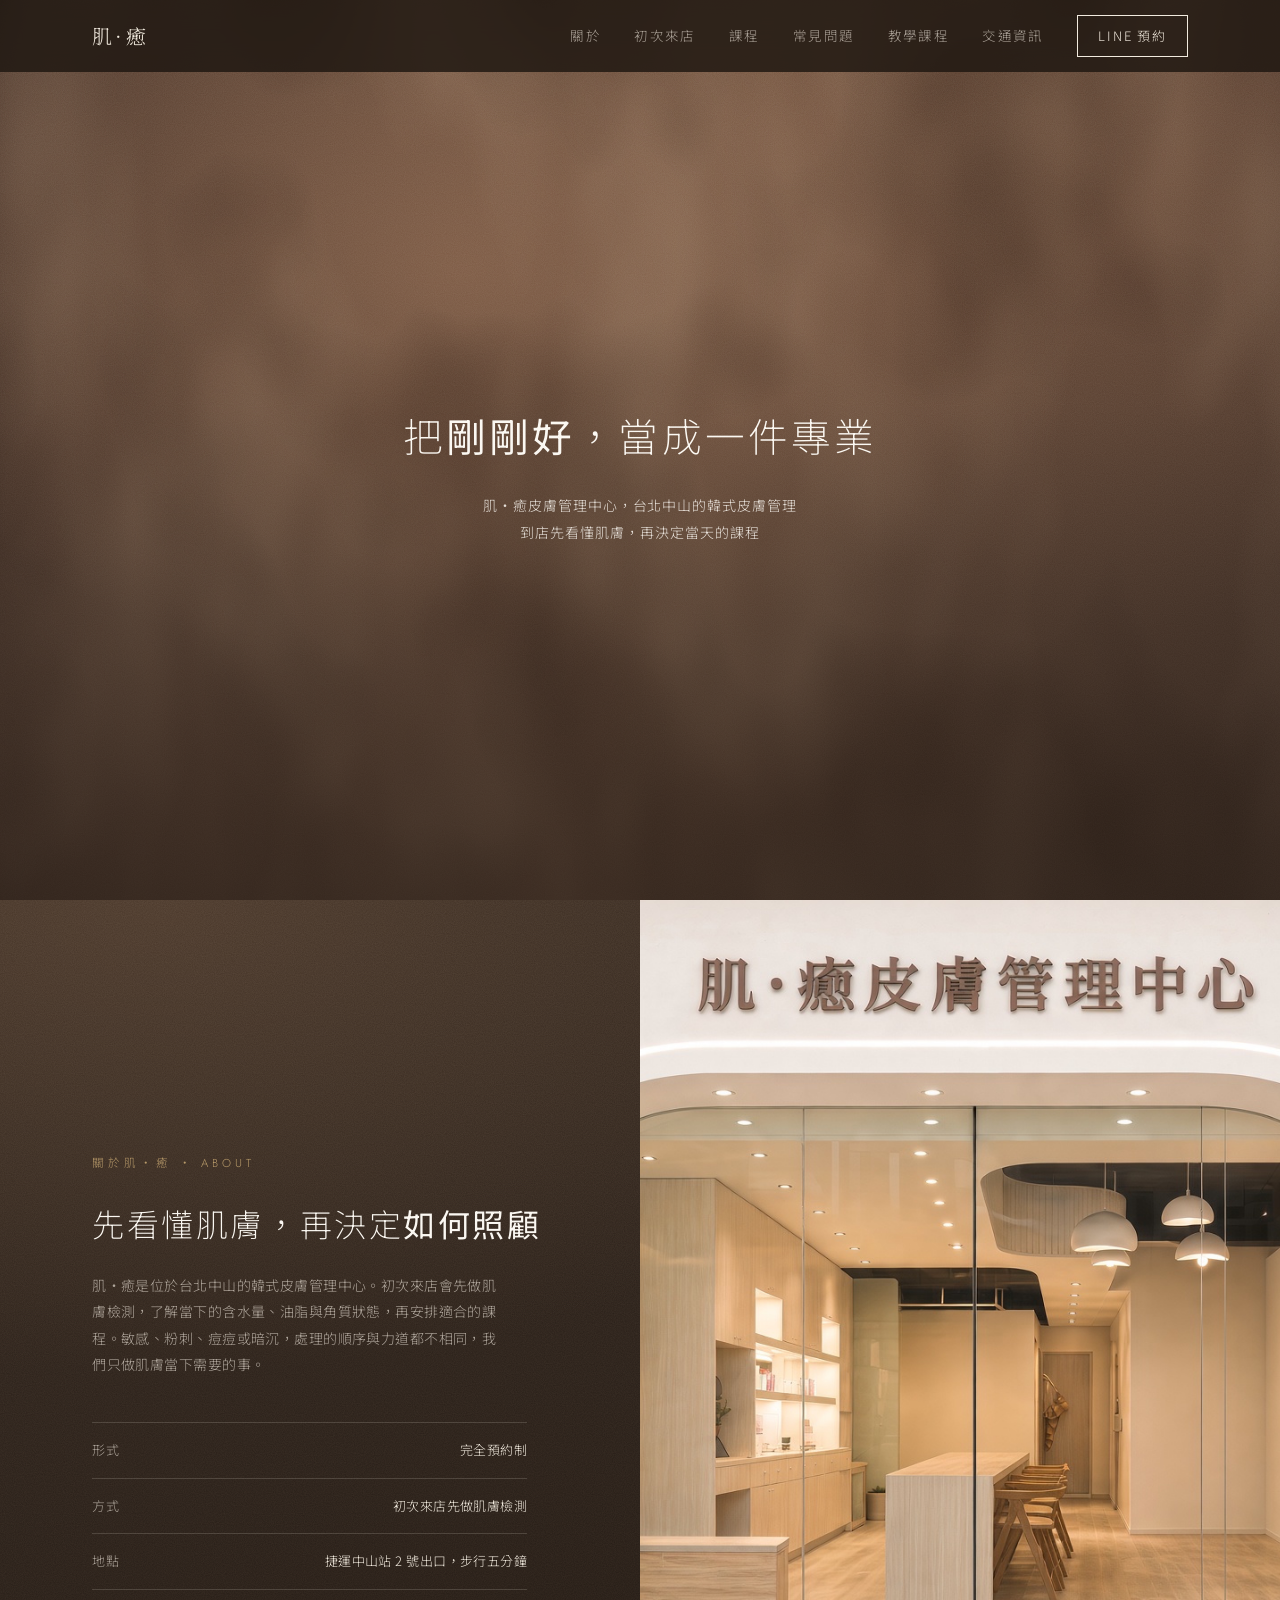
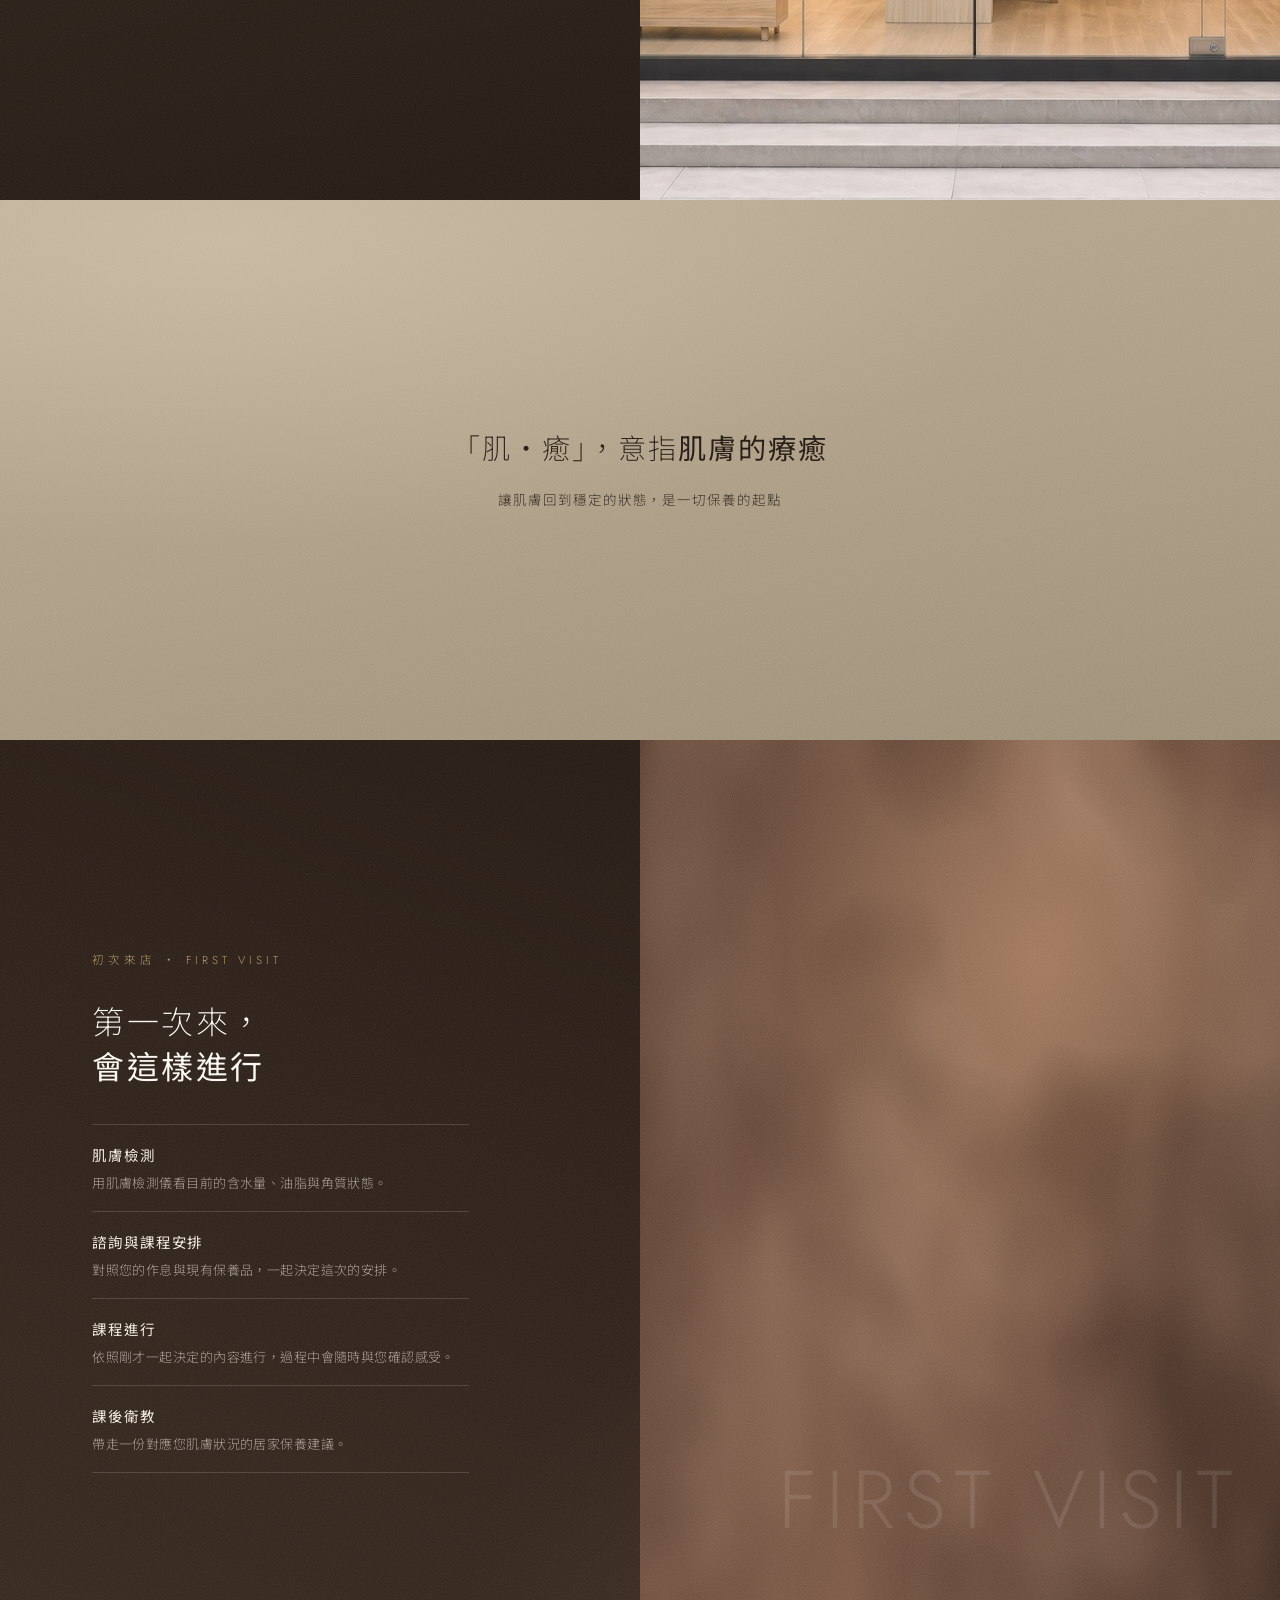
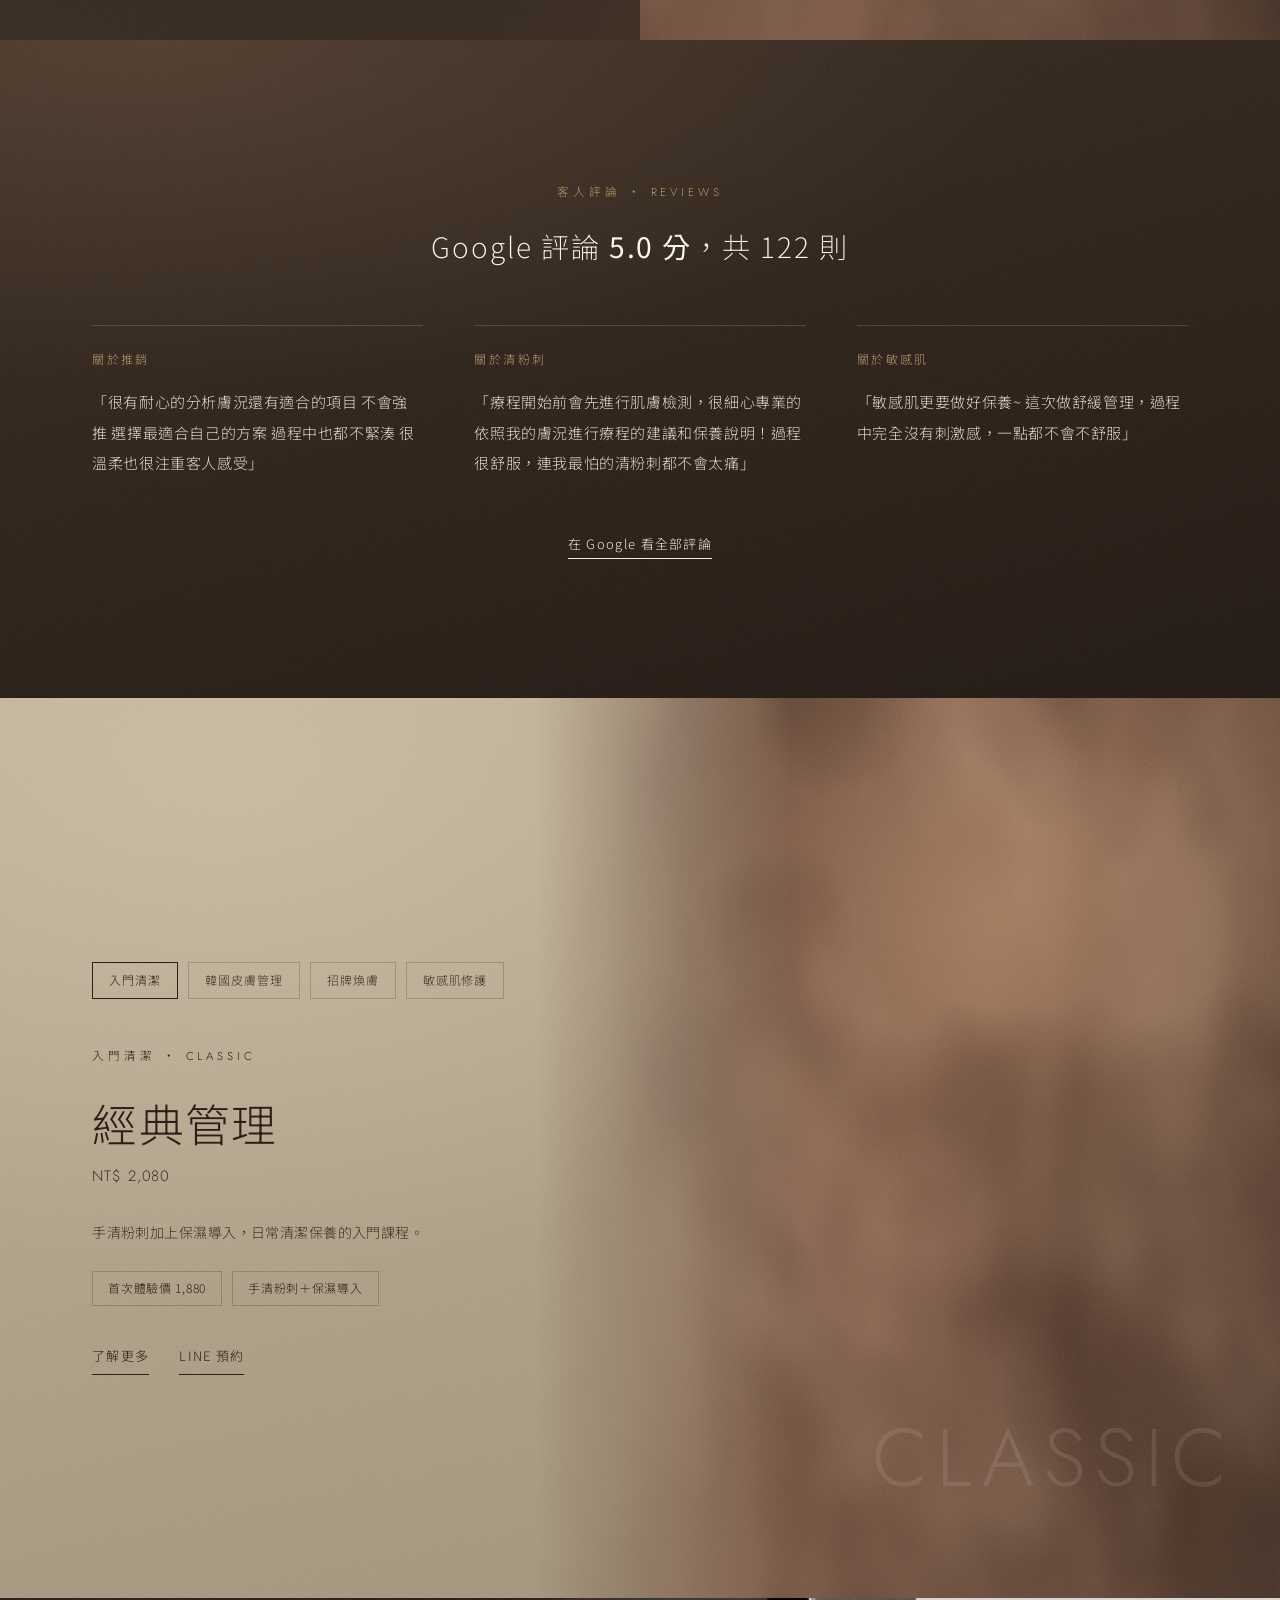
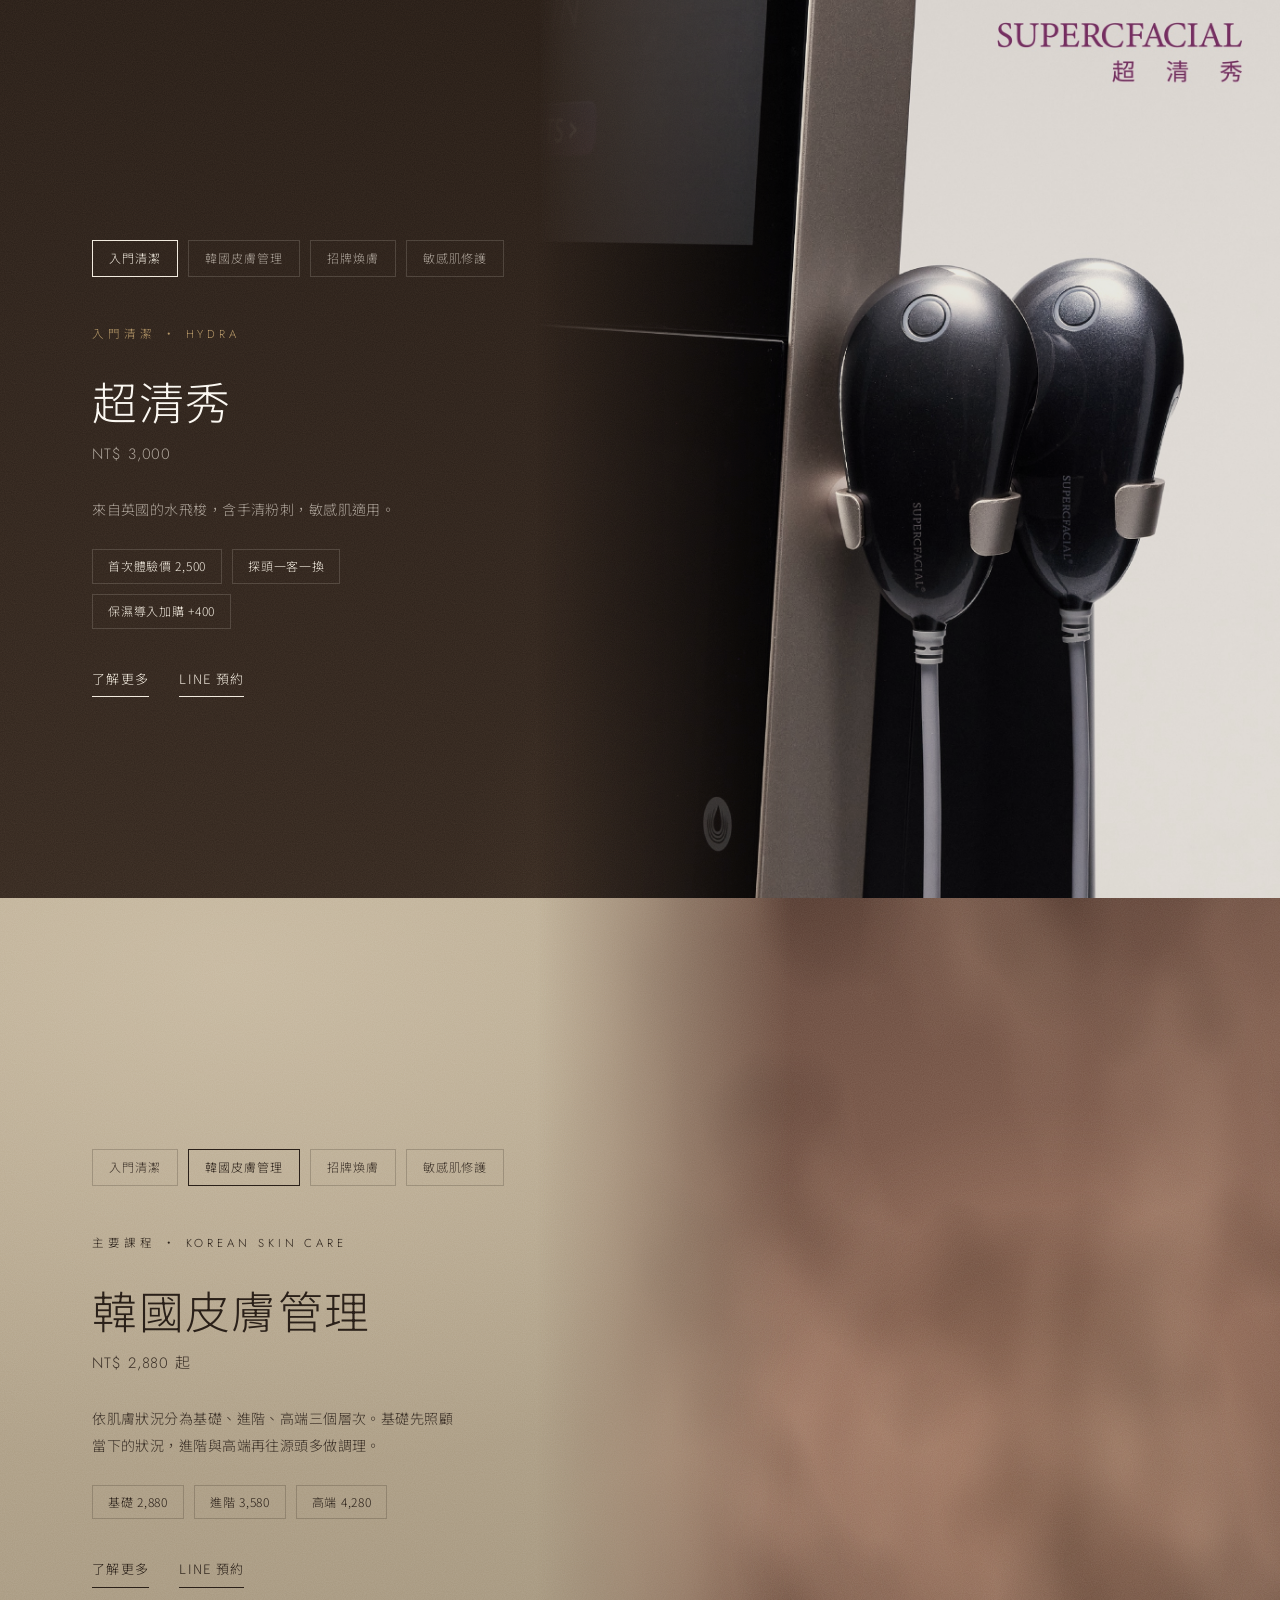
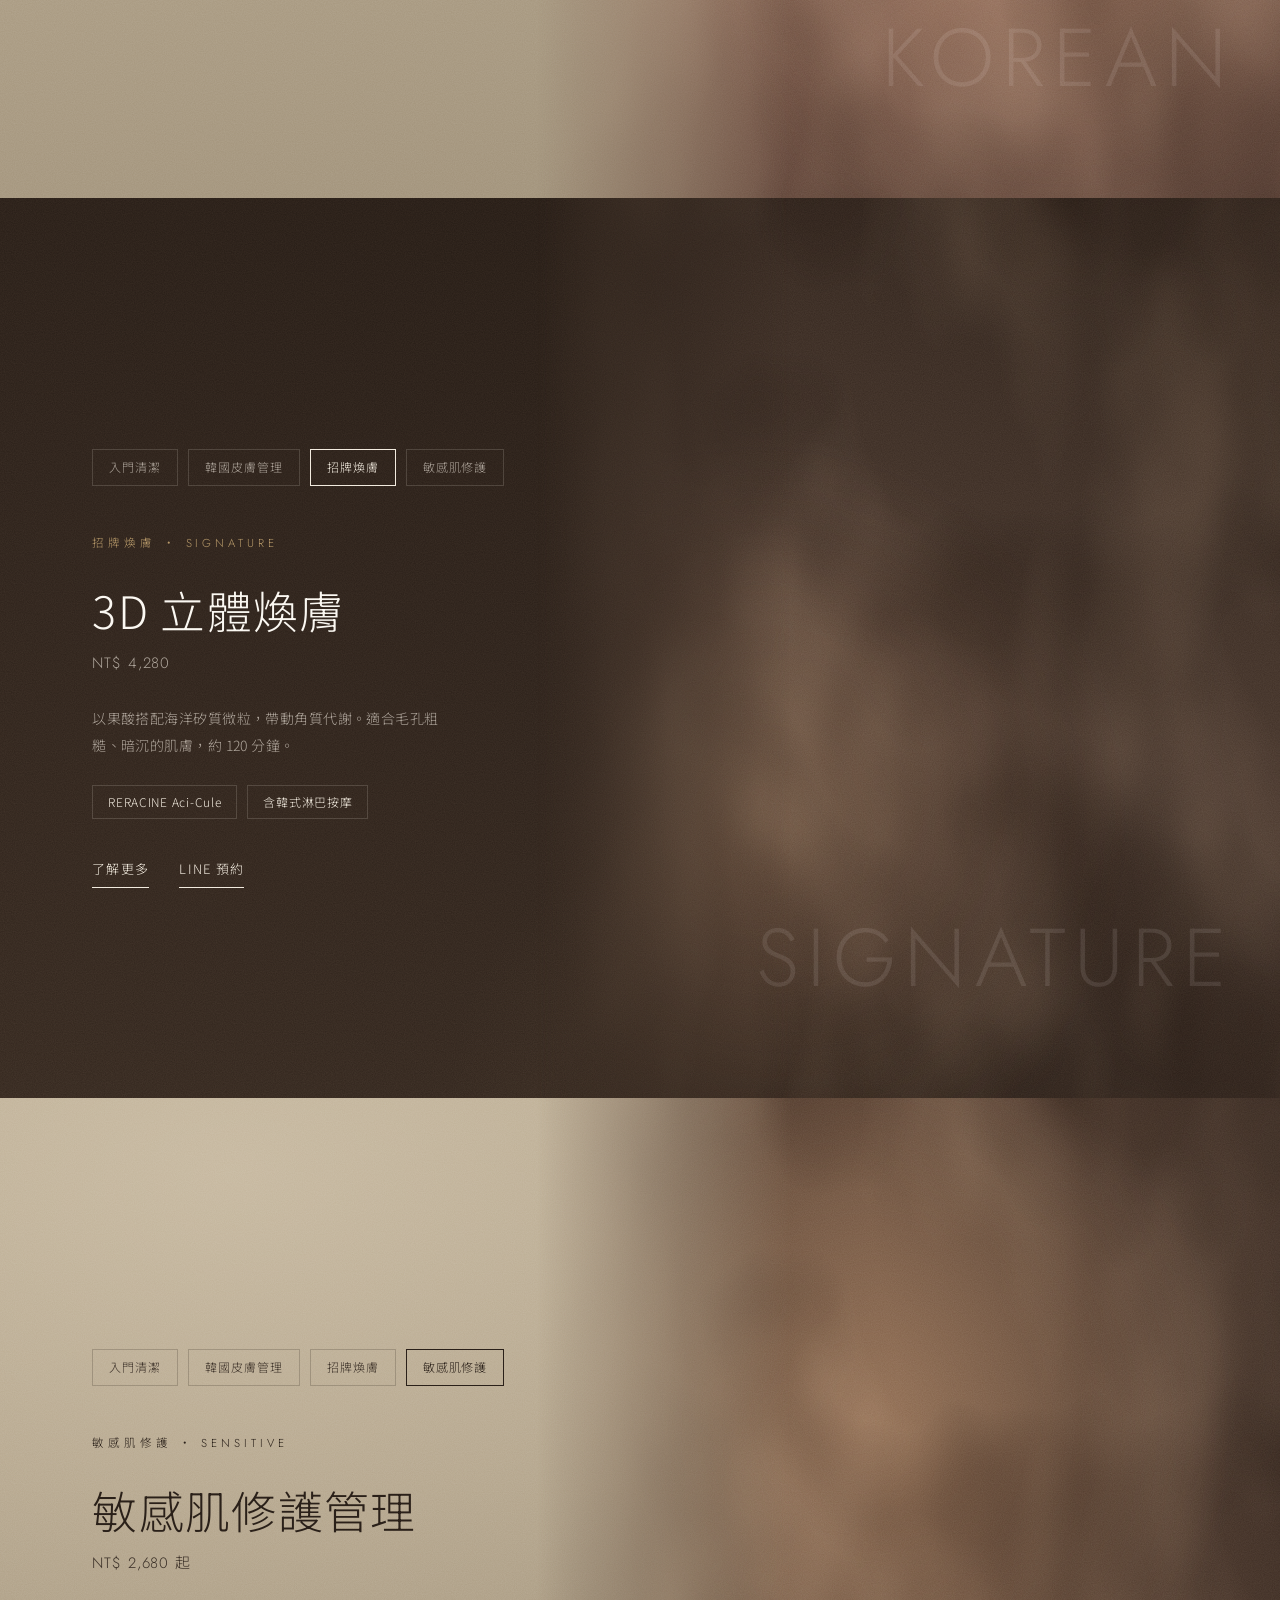
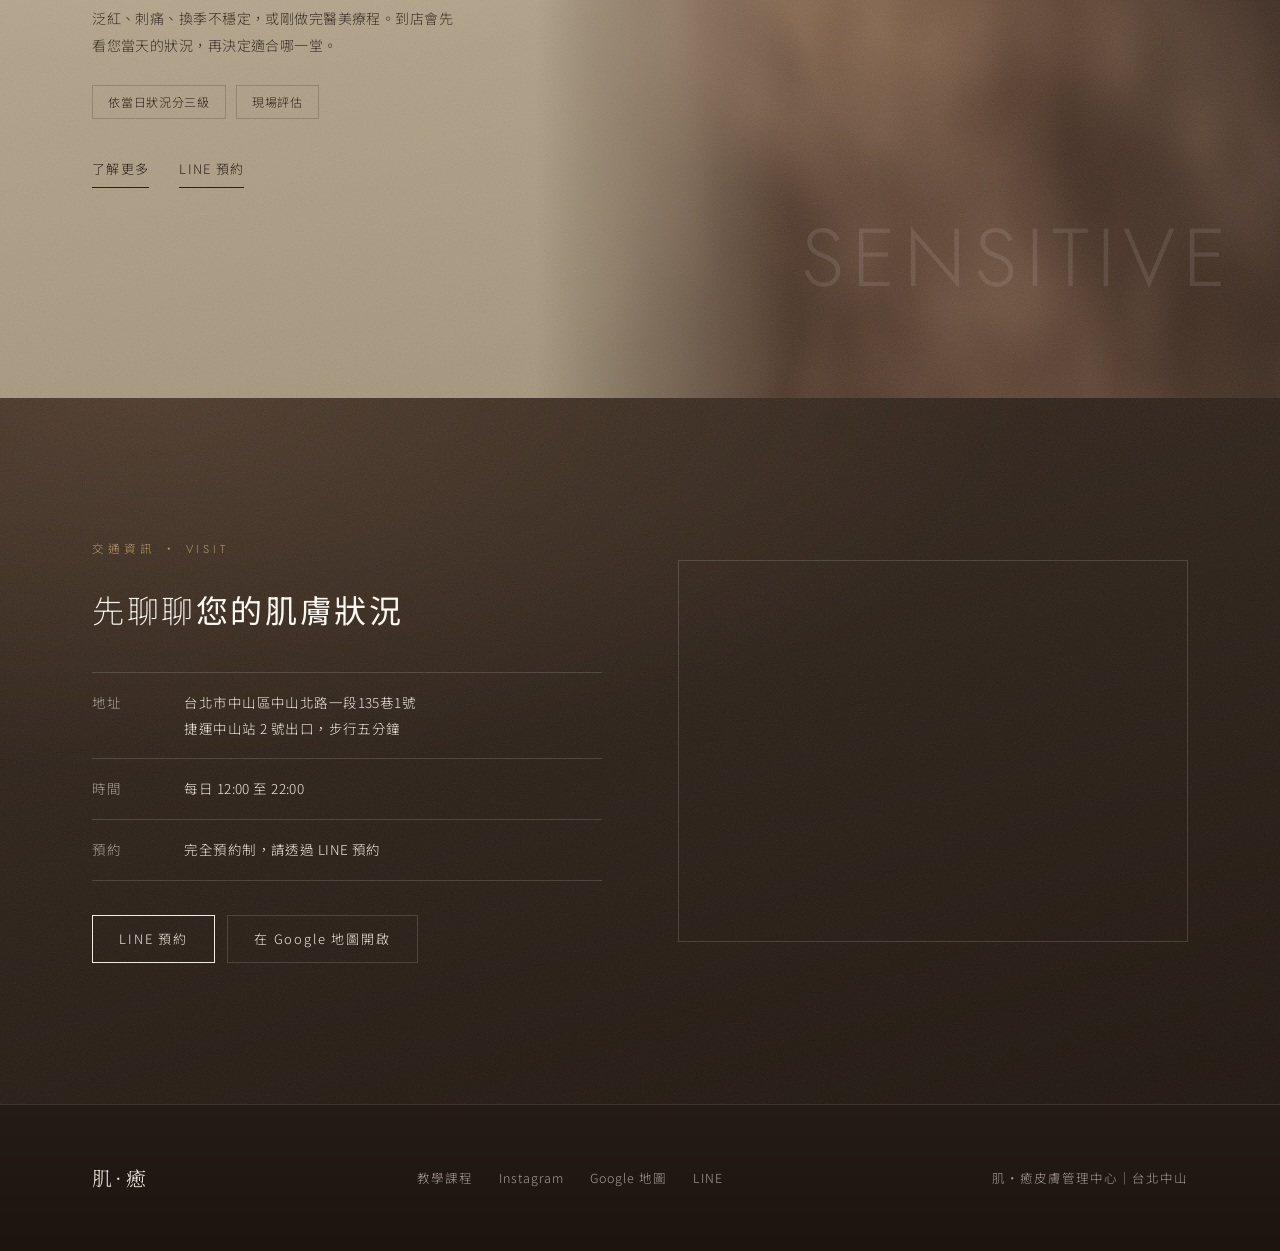
<file: index.html>
<!doctype html>
<html lang="zh-Hant">
<head>
<meta charset="utf-8">
<meta name="viewport" content="width=device-width, initial-scale=1">
<title>肌·癒皮膚管理中心｜台北中山韓式皮膚管理・敏感肌</title>
<meta name="description" content="肌·癒皮膚管理中心位於台北中山，捷運中山站步行五分鐘。韓式皮膚管理、敏感肌保養、手清粉刺，完全預約制，初次來店先做肌膚檢測再安排課程。">
<link rel="canonical" href="https://jiyu-skincare.github.io/">
<link rel="icon" type="image/svg+xml" href="assets/favicon.svg">
<meta property="og:type" content="website">
<meta property="og:site_name" content="肌·癒皮膚管理中心">
<meta property="og:locale" content="zh_TW">
<meta property="og:title" content="肌·癒皮膚管理中心｜台北中山韓式皮膚管理・敏感肌">
<meta property="og:description" content="肌·癒皮膚管理中心位於台北中山，捷運中山站步行五分鐘。韓式皮膚管理、敏感肌保養、手清粉刺，完全預約制，初次來店先做肌膚檢測再安排課程。">
<meta property="og:url" content="https://jiyu-skincare.github.io/">
<meta property="og:image" content="https://jiyu-skincare.github.io/assets/img/storefront.jpg">
<meta name="twitter:card" content="summary_large_image">
<!-- 最後更新 2026-11-15。深色極簡版首頁。尚無照片的位置使用質感牆面（.tex） -->
<link rel="preconnect" href="https://fonts.googleapis.com">
<link rel="preconnect" href="https://fonts.gstatic.com" crossorigin>
<link href="https://fonts.googleapis.com/css2?family=Jost:wght@300;400&family=Noto+Sans+TC:wght@200;300;400&family=Noto+Serif+TC:wght@300&display=swap" rel="stylesheet">
<link rel="stylesheet" href="assets/site-v2.css">
</head>
<body>

<nav class="nav-fade">
  <a class="brand" href="#top">肌·癒</a>
  <div class="nav-links">
    <a href="#about">關於</a>
    <a href="#first-visit">初次來店</a>
    <a href="#courses">課程</a>
    <a href="faq.html">常見問題</a>
    <a href="academy.html">教學課程</a>
    <a href="#visit">交通資訊</a>
    <a class="btn-line" href="https://lin.ee/NUTOopS0" target="_blank" rel="noopener">LINE 預約</a>
  </div>
</nav>

<!-- 首屏：一句話 -->
<header class="panel hero on-dark" id="top">
  <div>
    <h1><span class="nb">把<strong>剛剛好</strong>，</span><span class="nb">當成一件專業</span>
      <span class="h1-sub"><span class="nb">肌·癒皮膚管理中心，</span><span class="nb">台北中山的韓式皮膚管理</span></span>
    </h1>
    <p><span class="nb">到店先看懂肌膚，</span><span class="nb">再決定當天的課程</span></p>
  </div>
</header>

<!-- 關於 -->
<section class="split on-dark" id="about">
  <div class="split-txt rv">
    <div class="eyebrow">關於肌·癒 · <span class="en">About</span></div>
    <h2 class="h-lg">先看懂肌膚，再決定<strong>如何照顧</strong></h2>
    <p class="lead">肌·癒是位於台北中山的韓式皮膚管理中心。初次來店會先做肌膚檢測，了解當下的含水量、油脂與角質狀態，再安排適合的課程。敏感、粉刺、痘痘或暗沉，處理的順序與力道都不相同，我們只做肌膚當下需要的事。</p>
    <dl class="spec">
      <div><dt>形式</dt><dd>完全預約制</dd></div>
      <div><dt>方式</dt><dd>初次來店先做肌膚檢測</dd></div>
      <div><dt>地點</dt><dd>捷運中山站 2 號出口，步行五分鐘</dd></div>
    </dl>
  </div>
  <div class="split-img landscape">
    <img src="assets/img/storefront.jpg" alt="肌·癒皮膚管理中心 店面門口 台北中山韓式皮膚管理">
  </div>
</section>

<!-- 呼吸段 -->
<section class="breathe on-sand">
  <h2 class="rv">「肌·癒」，意指<strong>肌膚的療癒</strong></h2>
  <p class="rv">讓肌膚回到穩定的狀態，是一切保養的起點</p>
</section>

<!-- 初次來店 -->
<section class="split on-dark tone-b" id="first-visit">
  <div class="split-txt rv">
    <div class="eyebrow">初次來店 · <span class="en">First Visit</span></div>
    <h2 class="h-lg">第一次來，<br><strong>會這樣進行</strong></h2>
    <ul class="steps">
      <li><b>肌膚檢測</b><span>用肌膚檢測儀看目前的含水量、油脂與角質狀態。</span></li>
      <li><b>諮詢與課程安排</b><span>對照您的作息與現有保養品，一起決定這次的安排。</span></li>
      <li><b>課程進行</b><span>依照剛才一起決定的內容進行，過程中會隨時與您確認感受。</span></li>
      <li><b>課後衛教</b><span>帶走一份對應您肌膚狀況的居家保養建議。</span></li>
    </ul>
  </div>
  <div class="split-img is-tex"><div class="tex clay" data-word="FIRST VISIT" aria-hidden="true"></div></div>
</section>

<!-- 呼吸段 -->
<section class="reviews on-dark" id="reviews">
  <div class="eyebrow rv">客人評論 · <span class="en">Reviews</span></div>
  <h2 class="rv">Google 評論 <strong>5.0 分</strong>，共 122 則</h2>
  <div class="quotes rv">
    <figure>
      <figcaption>關於推銷</figcaption>
      <blockquote>「很有耐心的分析膚況還有適合的項目 不會強推 選擇最適合自己的方案 過程中也都不緊湊 很溫柔也很注重客人感受」</blockquote>
    </figure>
    <figure>
      <figcaption>關於清粉刺</figcaption>
      <blockquote>「療程開始前會先進行肌膚檢測，很細心專業的依照我的膚況進行療程的建議和保養說明！過程很舒服，連我最怕的清粉刺都不會太痛」</blockquote>
    </figure>
    <figure>
      <figcaption>關於敏感肌</figcaption>
      <blockquote>「敏感肌更要做好保養~ 這次做舒緩管理，過程中完全沒有刺激感，一點都不會不舒服」</blockquote>
    </figure>
  </div>
  <p class="rv"><a class="link-u" href="https://www.google.com/maps?cid=13029954683794397936" target="_blank" rel="noopener">在 Google 看全部評論</a></p>
</section>

<!-- 課程：一堂一屏 -->
<div id="courses">

<section class="cp on-sand" id="course-classic">
  <div class="cp-img is-tex"><div class="tex clay" data-word="CLASSIC" aria-hidden="true"></div></div>
  <div class="cp-body rv">
    <div class="cp-tabs"><a class="on" href="#course-classic">入門清潔</a><a href="#course-korean">韓國皮膚管理</a><a href="#course-3d">招牌煥膚</a><a href="#course-sensitive">敏感肌修護</a></div>
    <div class="eyebrow">入門清潔 · <span class="en">Classic</span></div>
    <h3 class="cp-name">經典管理</h3>
    <div class="cp-price">NT$ 2,080</div>
    <p class="cp-desc">手清粉刺加上保濕導入，日常清潔保養的入門課程。</p>
    <div class="chips"><span>首次體驗價 1,880</span><span>手清粉刺＋保濕導入</span></div>
    <div class="cp-links"><a class="link-u" href="courses/classic.html">了解更多</a><a class="link-u" href="https://lin.ee/NUTOopS0" target="_blank" rel="noopener">LINE 預約</a></div>
  </div>
</section>

<section class="cp on-dark tone-b" id="course-hydra">
  <div class="cp-img brand-shot"><img src="assets/img/supercfacial/supercfacial-2.jpg" alt="超清秀 SUPERCFACIAL 英國水飛梭儀器 台北中山"></div>
  <div class="cp-body rv">
    <div class="cp-tabs"><a class="on" href="#course-classic">入門清潔</a><a href="#course-korean">韓國皮膚管理</a><a href="#course-3d">招牌煥膚</a><a href="#course-sensitive">敏感肌修護</a></div>
    <div class="eyebrow">入門清潔 · <span class="en">Hydra</span></div>
    <h3 class="cp-name">超清秀</h3>
    <div class="cp-price">NT$ 3,000</div>
    <p class="cp-desc">來自英國的水飛梭，含手清粉刺，敏感肌適用。</p>
    <div class="chips"><span>首次體驗價 2,500</span><span>探頭一客一換</span><span>保濕導入加購 +400</span></div>
    <div class="cp-links"><a class="link-u" href="courses/supercfacial.html">了解更多</a><a class="link-u" href="https://lin.ee/NUTOopS0" target="_blank" rel="noopener">LINE 預約</a></div>
  </div>
</section>

<section class="cp on-sand" id="course-korean">
  <div class="cp-img is-tex"><div class="tex rose" data-word="KOREAN" aria-hidden="true"></div></div>
  <div class="cp-body rv">
    <div class="cp-tabs"><a href="#course-classic">入門清潔</a><a class="on" href="#course-korean">韓國皮膚管理</a><a href="#course-3d">招牌煥膚</a><a href="#course-sensitive">敏感肌修護</a></div>
    <div class="eyebrow">主要課程 · <span class="en">Korean Skin Care</span></div>
    <h3 class="cp-name">韓國皮膚管理</h3>
    <div class="cp-price">NT$ 2,880 起</div>
    <p class="cp-desc">依肌膚狀況分為基礎、進階、高端三個層次。基礎先照顧當下的狀況，進階與高端再往源頭多做調理。</p>
    <div class="chips"><span>基礎 2,880</span><span>進階 3,580</span><span>高端 4,280</span></div>
    <div class="cp-links"><a class="link-u" href="courses/korean.html">了解更多</a><a class="link-u" href="https://lin.ee/NUTOopS0" target="_blank" rel="noopener">LINE 預約</a></div>
  </div>
</section>

<section class="cp on-dark tone-b" id="course-3d">
  <div class="cp-img is-tex"><div class="tex deep" data-word="SIGNATURE" aria-hidden="true"></div></div>
  <div class="cp-body rv">
    <div class="cp-tabs"><a href="#course-classic">入門清潔</a><a href="#course-korean">韓國皮膚管理</a><a class="on" href="#course-3d">招牌煥膚</a><a href="#course-sensitive">敏感肌修護</a></div>
    <div class="eyebrow">招牌煥膚 · <span class="en">Signature</span></div>
    <h3 class="cp-name">3D 立體煥膚</h3>
    <div class="cp-price">NT$ 4,280</div>
    <p class="cp-desc">以果酸搭配海洋矽質微粒，帶動角質代謝。適合毛孔粗糙、暗沉的肌膚，約 120 分鐘。</p>
    <div class="chips"><span>RERACINE Aci-Cule</span><span>含韓式淋巴按摩</span></div>
    <div class="cp-links"><a class="link-u" href="courses/peeling-3d.html">了解更多</a><a class="link-u" href="https://lin.ee/NUTOopS0" target="_blank" rel="noopener">LINE 預約</a></div>
  </div>
</section>

<section class="cp on-sand" id="course-sensitive">
  <div class="cp-img is-tex"><div class="tex umber" data-word="SENSITIVE" aria-hidden="true"></div></div>
  <div class="cp-body rv">
    <div class="cp-tabs"><a href="#course-classic">入門清潔</a><a href="#course-korean">韓國皮膚管理</a><a href="#course-3d">招牌煥膚</a><a class="on" href="#course-sensitive">敏感肌修護</a></div>
    <div class="eyebrow">敏感肌修護 · <span class="en">Sensitive</span></div>
    <h3 class="cp-name">敏感肌修護管理</h3>
    <div class="cp-price">NT$ 2,680 起</div>
    <p class="cp-desc">泛紅、刺痛、換季不穩定，或剛做完醫美療程。到店會先看您當天的狀況，再決定適合哪一堂。</p>
    <div class="chips"><span>依當日狀況分三級</span><span>現場評估</span></div>
    <div class="cp-links"><a class="link-u" href="courses/sensitive-repair.html">了解更多</a><a class="link-u" href="https://lin.ee/NUTOopS0" target="_blank" rel="noopener">LINE 預約</a></div>
  </div>
</section>

</div>

<!-- 交通資訊 -->
<section class="visit on-dark" id="visit">
  <div class="rv">
    <div class="eyebrow">交通資訊 · <span class="en">Visit</span></div>
    <h2 class="h-lg">先聊聊<strong>您的肌膚狀況</strong></h2>
    <dl class="info">
      <div><dt>地址</dt><dd>台北市中山區中山北路一段135巷1號<br>捷運中山站 2 號出口，步行五分鐘</dd></div>
      <div><dt>時間</dt><dd>每日 12:00 至 22:00</dd></div>
      <div><dt>預約</dt><dd>完全預約制，請透過 LINE 預約</dd></div>
    </dl>
    <div class="visit-links">
      <a class="btn-line" href="https://lin.ee/NUTOopS0" target="_blank" rel="noopener">LINE 預約</a>
      <a class="btn-line ghost" href="https://www.google.com/maps?cid=13029954683794397936" target="_blank" rel="noopener">在 Google 地圖開啟</a>
    </div>
  </div>
  <div class="map rv"><iframe title="肌·癒皮膚管理中心 Google 地圖" src="https://maps.google.com/maps?cid=13029954683794397936&amp;hl=zh-TW&amp;z=16&amp;output=embed" loading="lazy" referrerpolicy="no-referrer-when-downgrade"></iframe></div>
</section>

<footer>
  <a class="brand" href="#top">肌·癒</a>
  <div class="foot-links"><a href="academy.html">教學課程</a><a href="https://www.instagram.com/jiyu.tw/" target="_blank" rel="noopener">Instagram</a><a href="https://www.google.com/maps?cid=13029954683794397936" target="_blank" rel="noopener">Google 地圖</a><a href="https://lin.ee/NUTOopS0" target="_blank" rel="noopener">LINE</a></div>
  <div>肌·癒皮膚管理中心｜台北中山</div>
</footer>

<script type="application/ld+json">
{
 "@context": "https://schema.org",
 "@type": "HealthAndBeautyBusiness",
 "name": "肌·癒皮膚管理中心",
 "alternateName": [
  "肌癒皮膚管理中心",
  "肌癒",
  "肌·癒 JIYU"
 ],
 "description": "位於台北中山的韓式皮膚管理中心，提供敏感肌保養、手清粉刺與分級課程，完全預約制。",
 "address": {
  "@type": "PostalAddress",
  "streetAddress": "中山北路一段135巷1號",
  "addressLocality": "中山區",
  "addressRegion": "台北市",
  "postalCode": "104",
  "addressCountry": "TW"
 },
 "openingHoursSpecification": [
  {
   "@type": "OpeningHoursSpecification",
   "dayOfWeek": [
    "Monday",
    "Tuesday",
    "Wednesday",
    "Thursday",
    "Friday",
    "Saturday",
    "Sunday"
   ],
   "opens": "12:00",
   "closes": "22:00"
  }
 ],
 "priceRange": "NT$2,080-NT$4,280",
 "areaServed": "台北市中山區",
 "hasMap": "https://www.google.com/maps?cid=13029954683794397936",
 "sameAs": [
  "https://www.instagram.com/jiyu.tw/",
  "https://page.line.me/556xhesa",
  "https://www.google.com/maps?cid=13029954683794397936"
 ],
 "url": "https://jiyu-skincare.github.io/",
 "image": "https://jiyu-skincare.github.io/assets/img/storefront.jpg"
}
</script>
<script src="assets/site.js" defer></script>
</body>
</html>
</file>
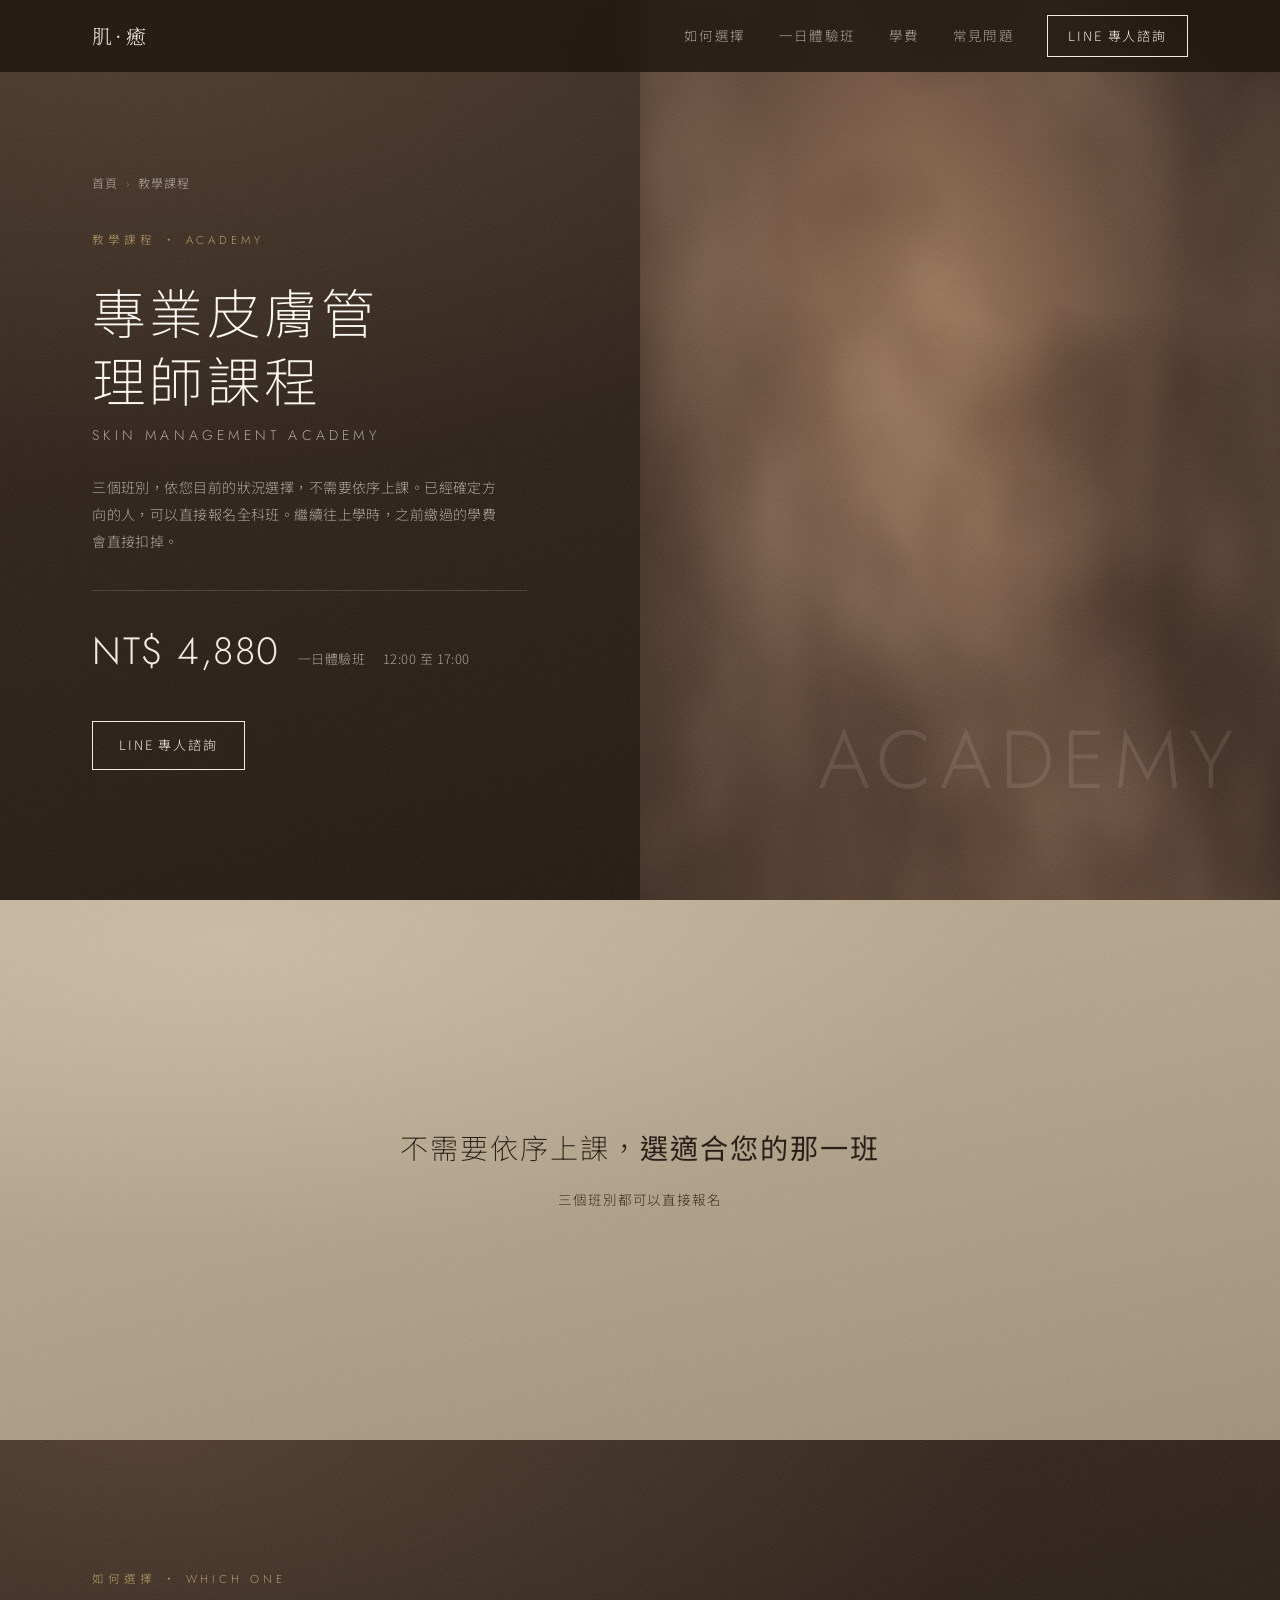
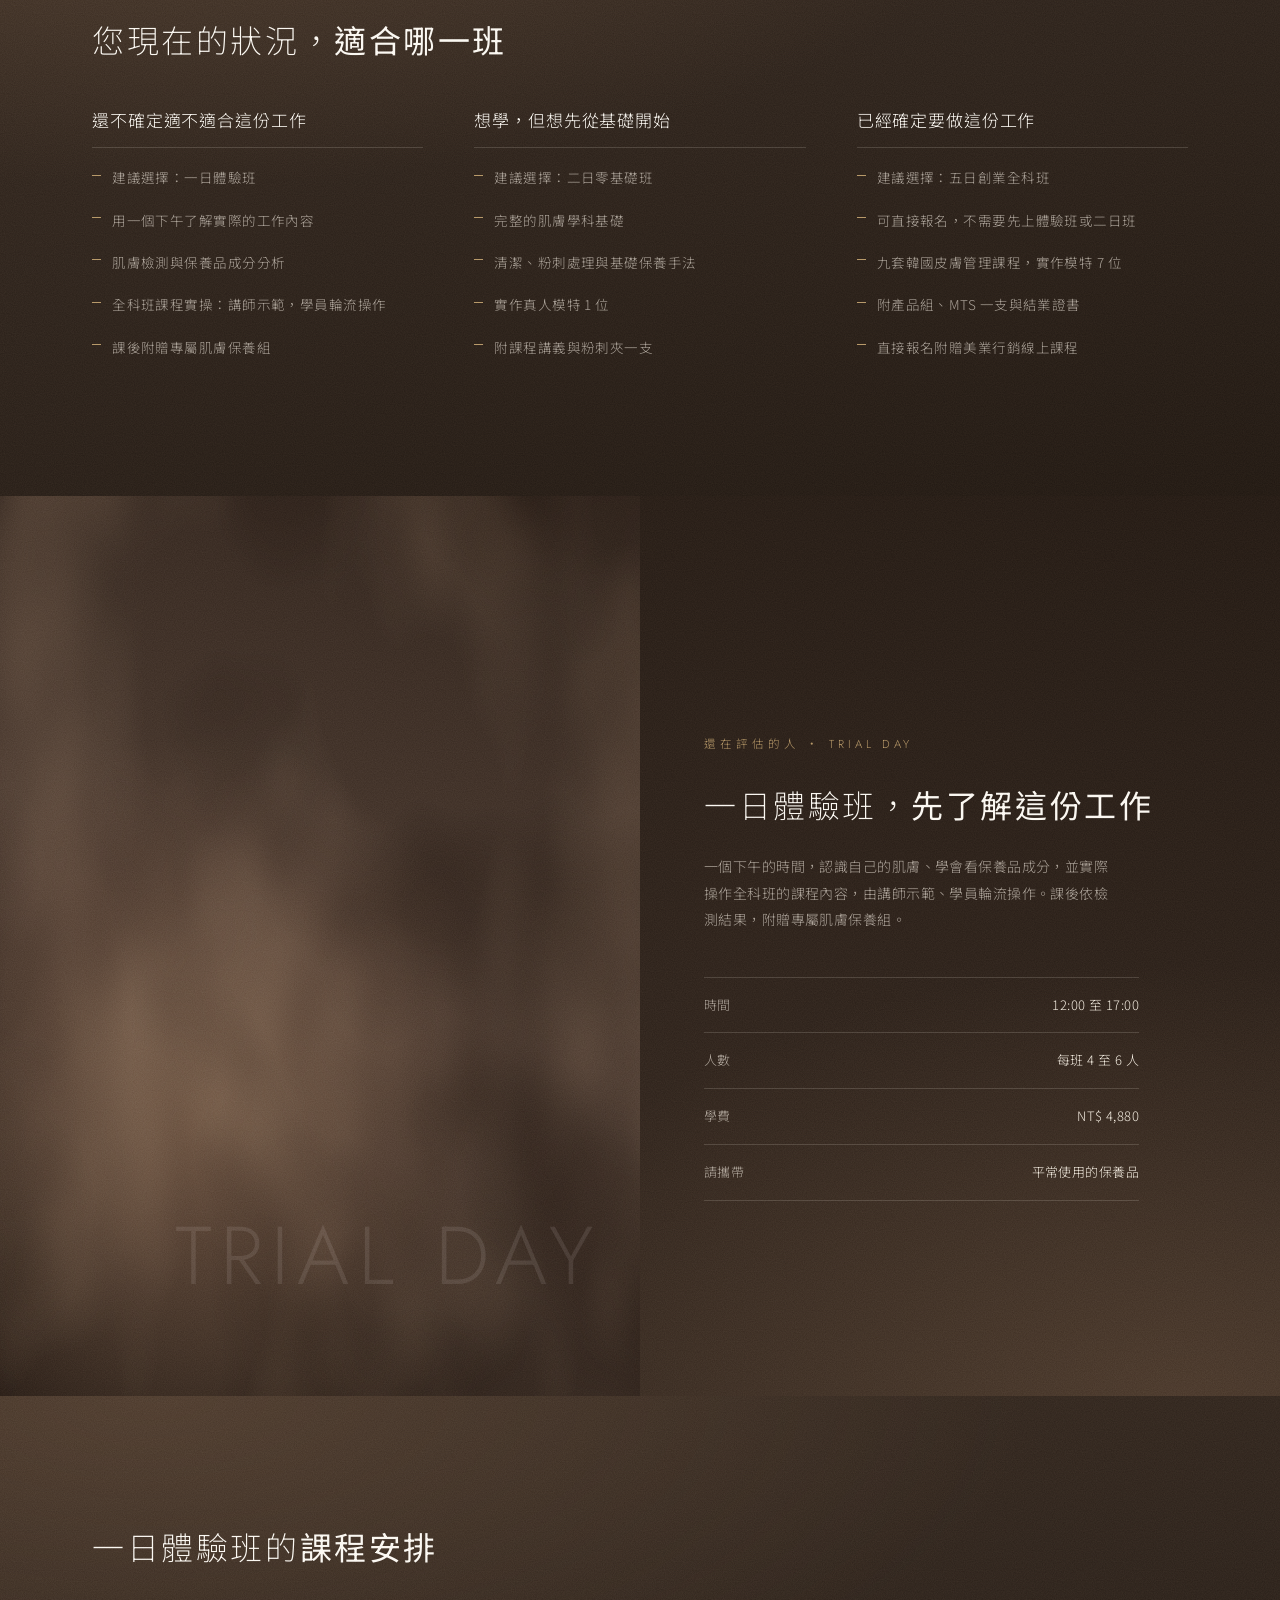
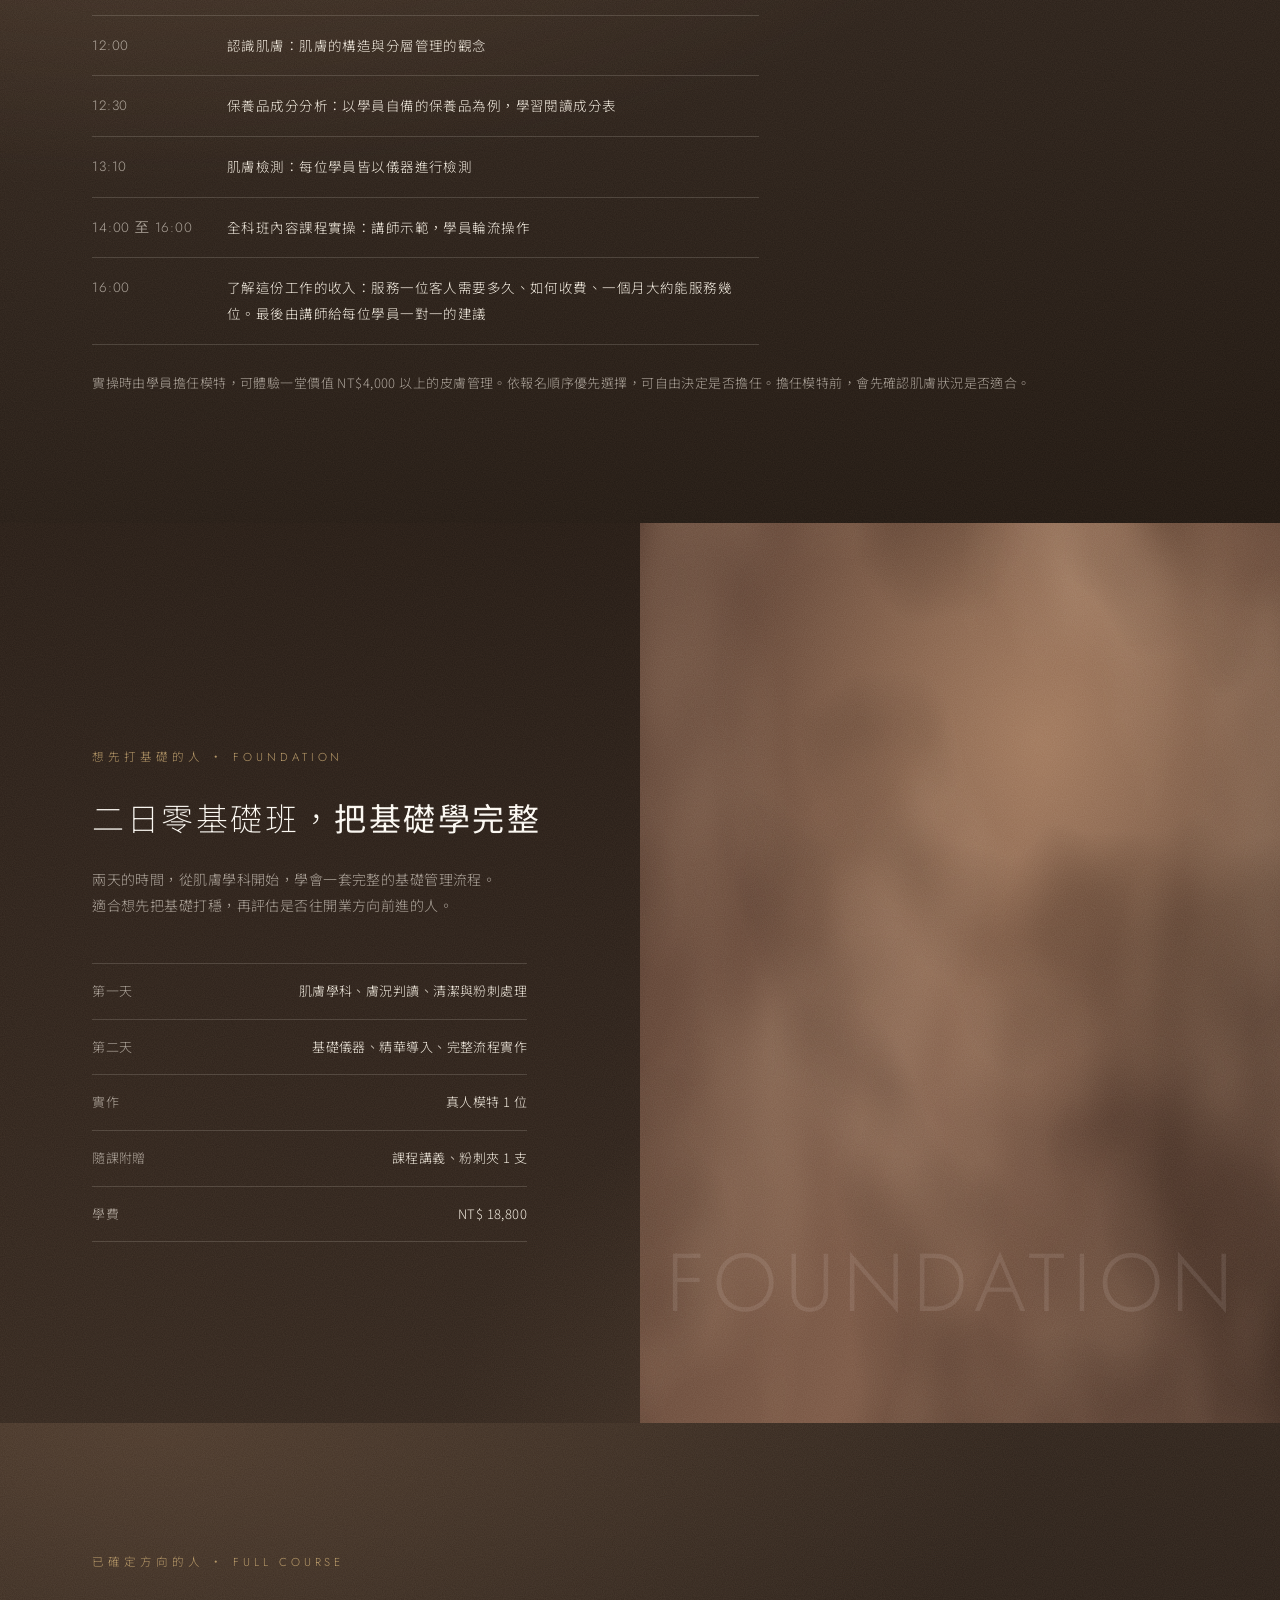
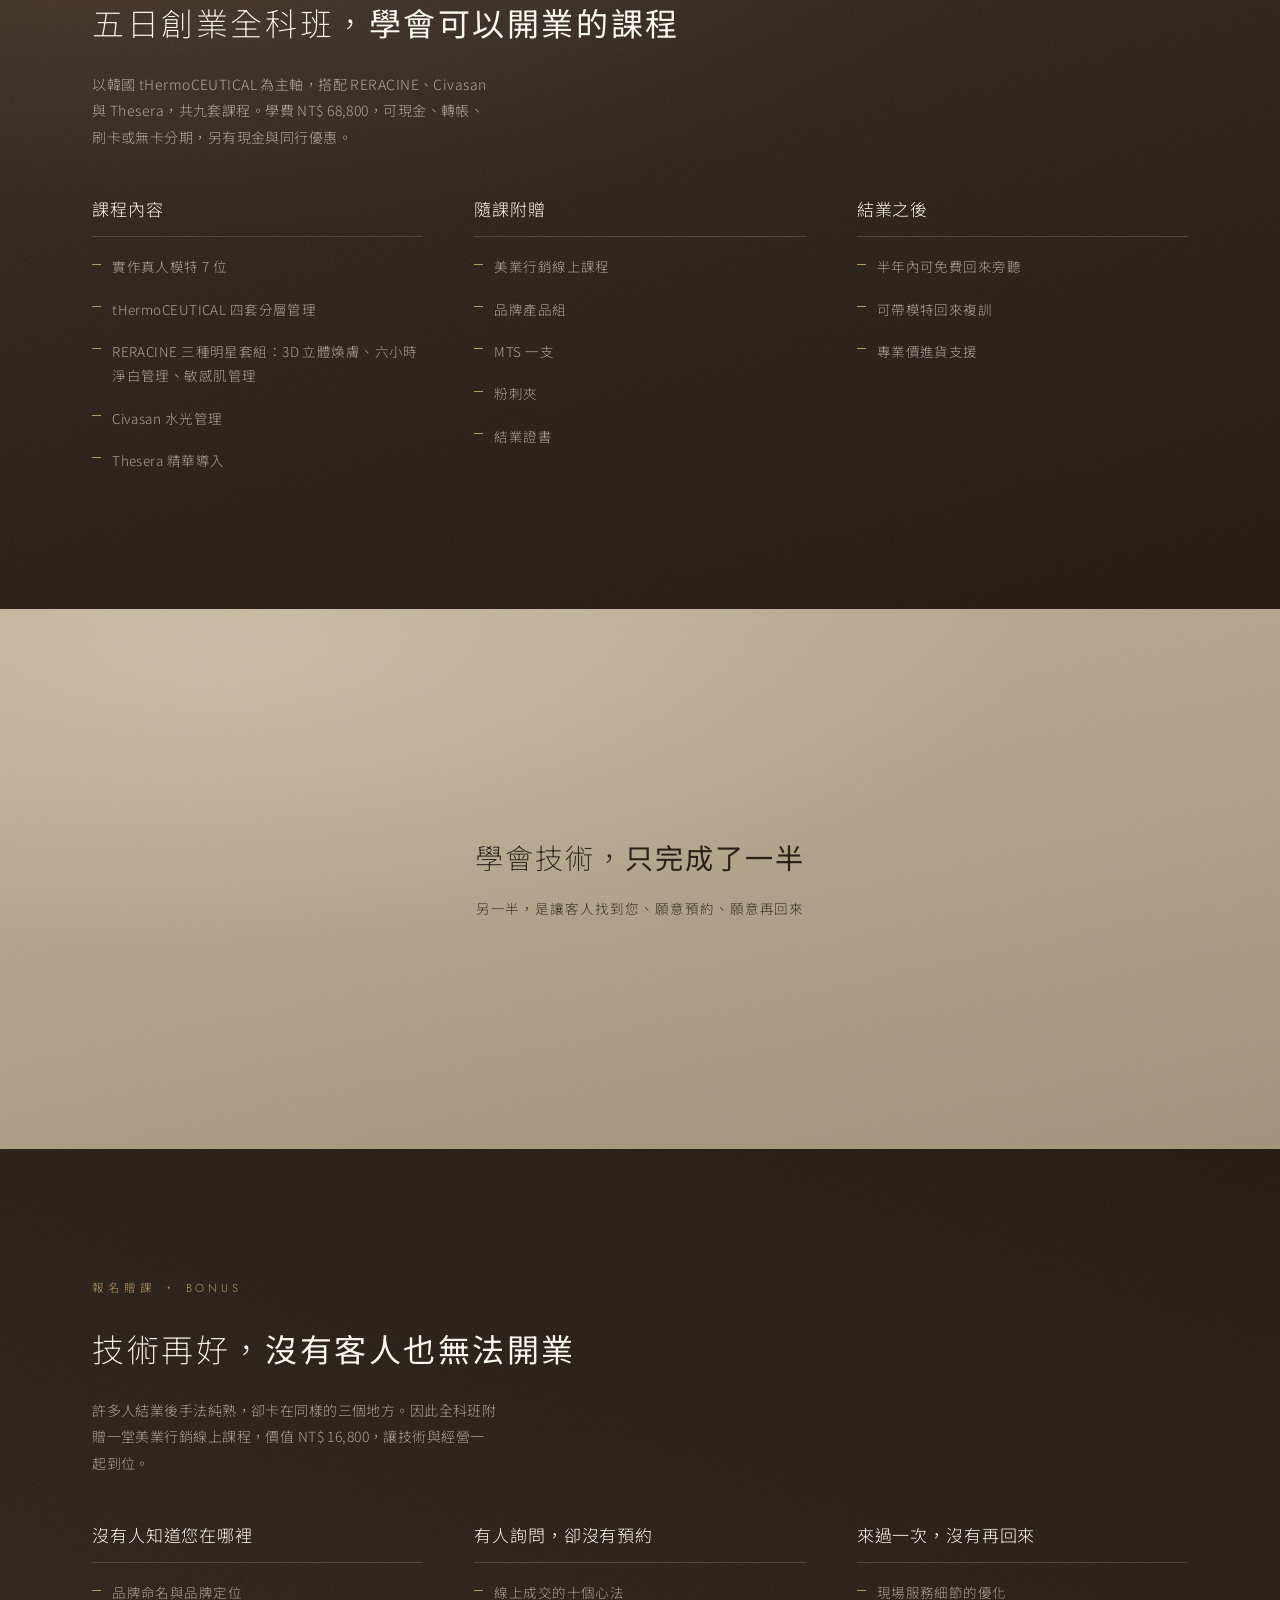
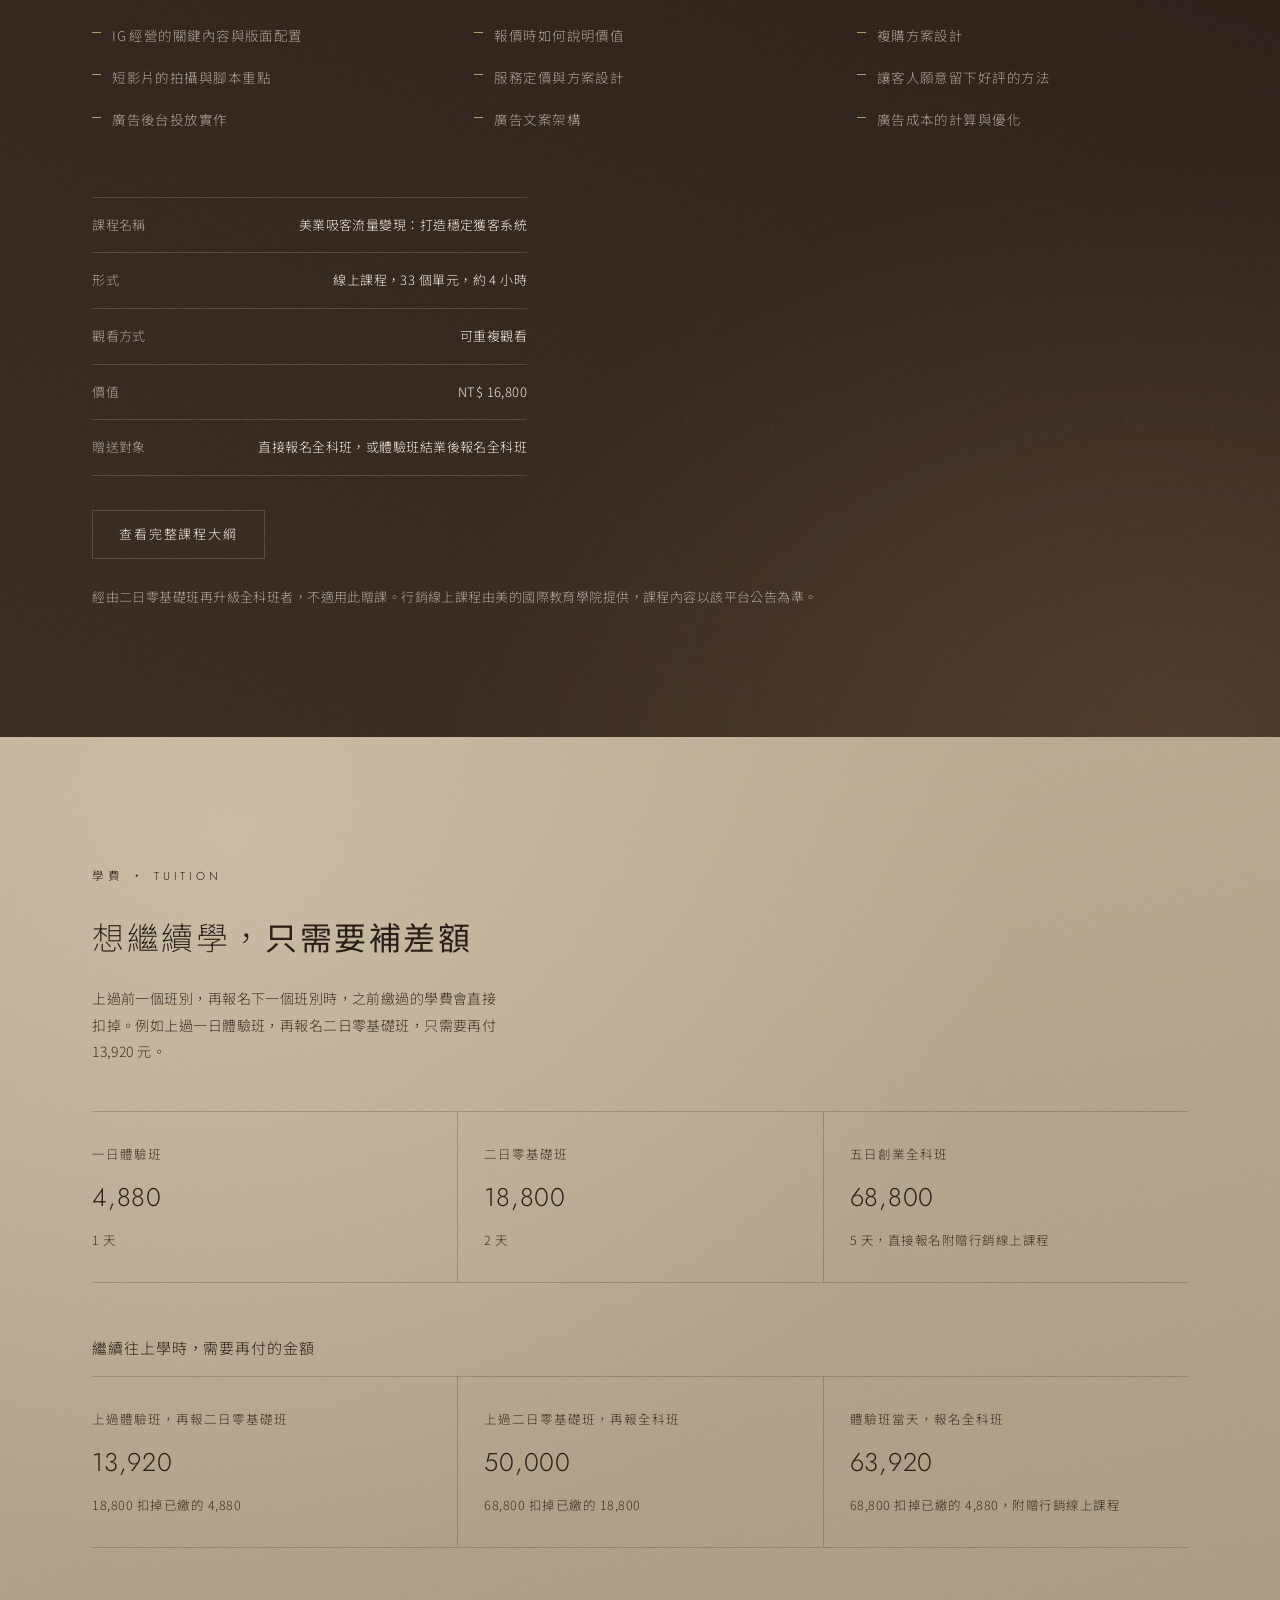
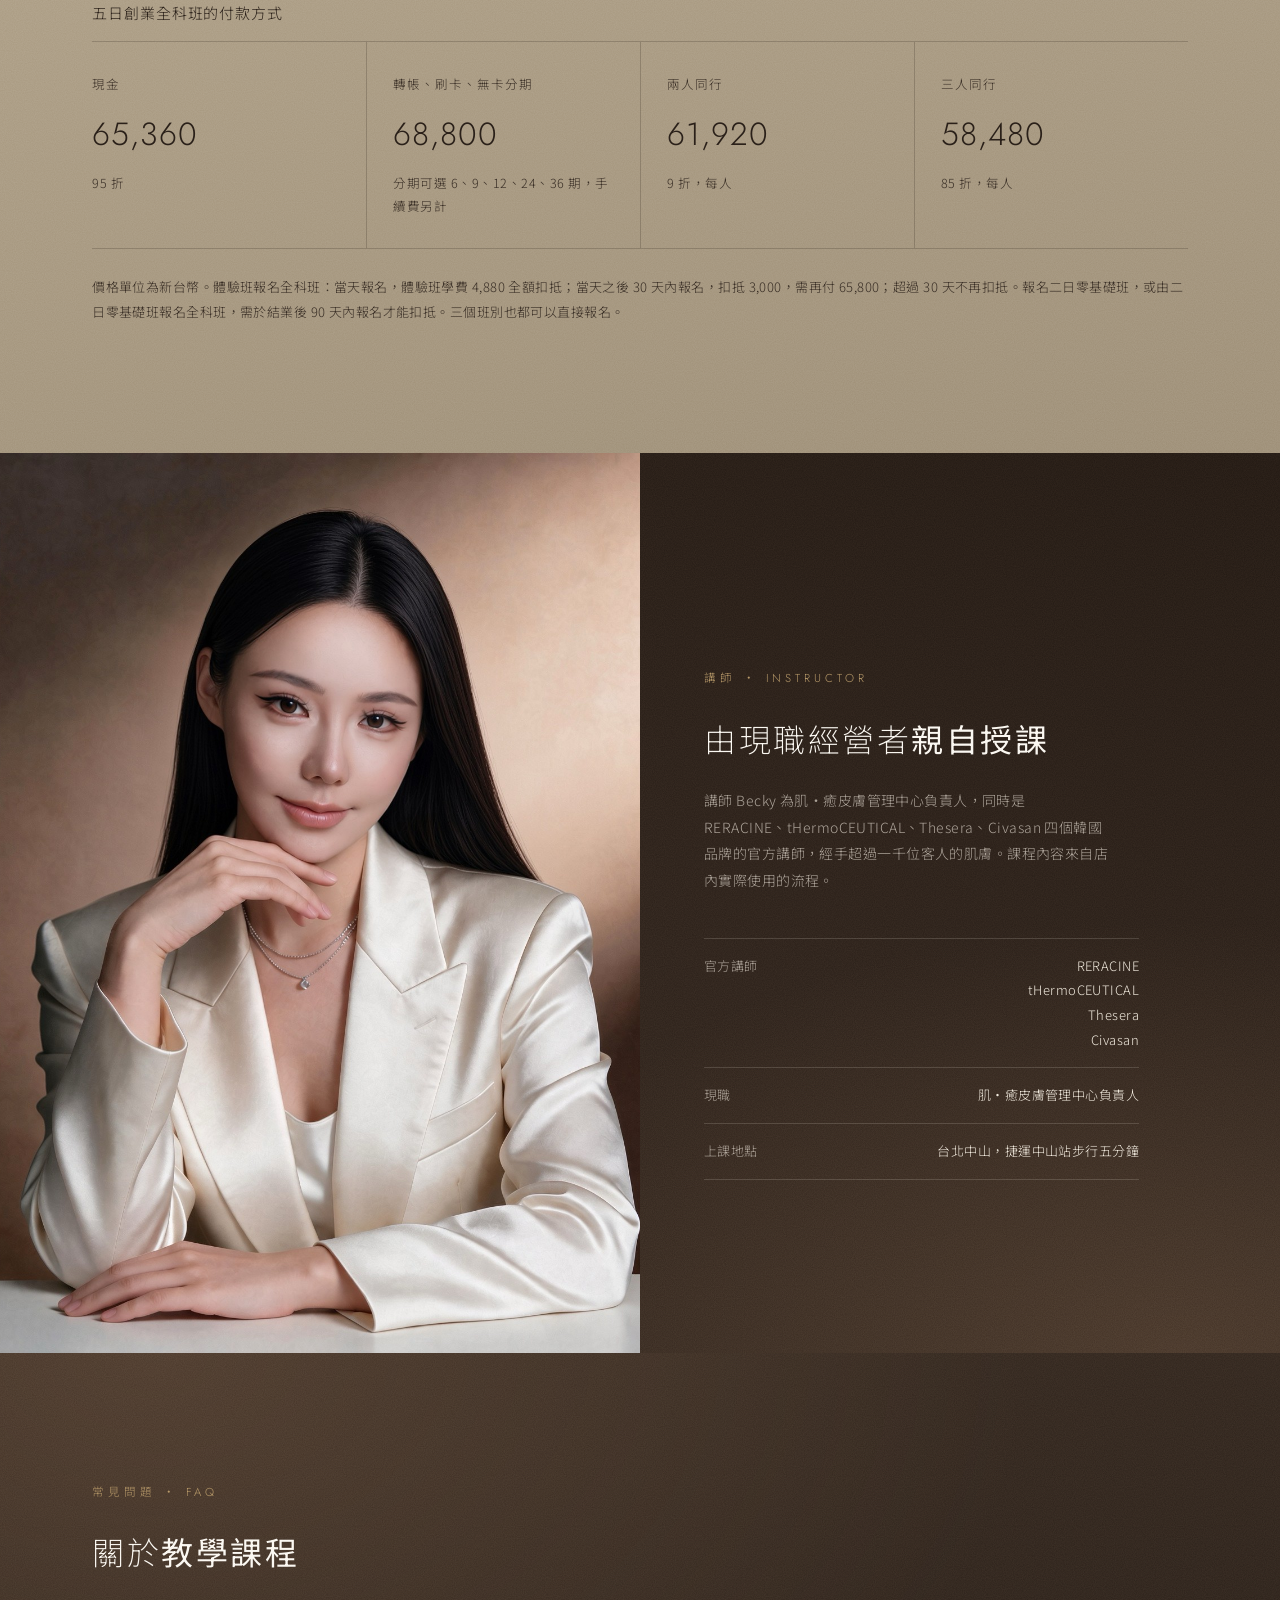
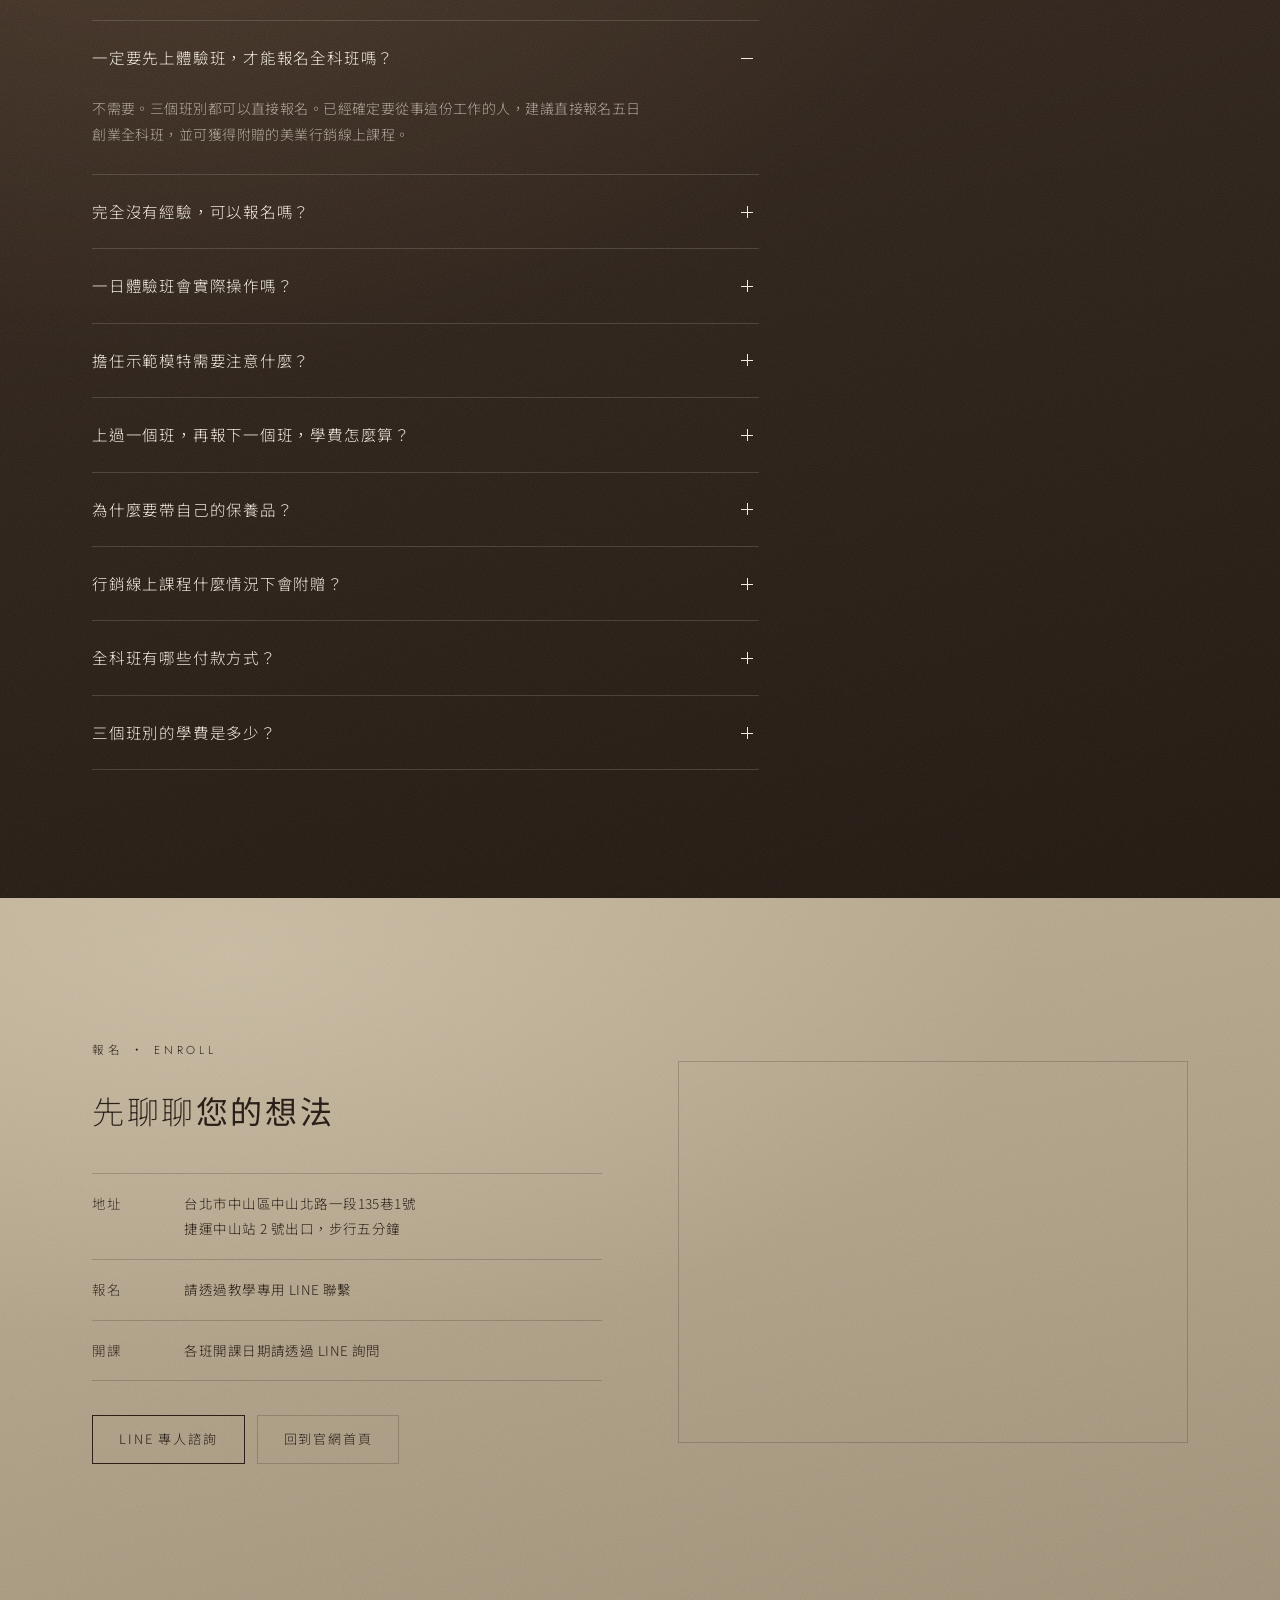
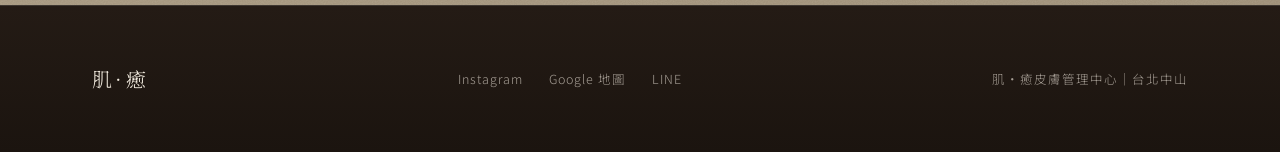
<file: academy.html>
<!doctype html>
<html lang="zh-Hant">
<head>
<meta charset="utf-8">
<meta name="viewport" content="width=device-width, initial-scale=1">
<title>皮膚管理師教學課程｜一日體驗班・二日零基礎班・五日創業全科班｜肌·癒皮膚管理中心</title>
<meta name="description" content="台北中山皮膚管理師教學課程。一日體驗班 4,880 元、二日零基礎班 18,800 元、五日創業全科班 68,800 元，升級時已繳學費全額折抵。由 RERACINE、tHermoCEUTICAL、Thesera、Civasan 官方講師授課。">
<link rel="canonical" href="https://jiyu-skincare.github.io/academy.html">
<link rel="icon" type="image/svg+xml" href="assets/favicon.svg">
<meta property="og:type" content="website">
<meta property="og:site_name" content="肌·癒皮膚管理中心">
<meta property="og:locale" content="zh_TW">
<meta property="og:title" content="皮膚管理師教學課程｜一日體驗班・二日零基礎班・五日創業全科班">
<meta property="og:description" content="三個班別依您目前的狀況選擇，可以直接報名任何一個班別。繼續往上學時，之前繳過的學費會直接扣掉。">
<meta property="og:url" content="https://jiyu-skincare.github.io/academy.html">
<meta property="og:image" content="https://jiyu-skincare.github.io/assets/img/storefront.jpg">
<meta name="twitter:card" content="summary_large_image">
<!-- 最後更新 2026-11-21。三階梯教學課程頁。2026-11-20 上線，已加入 sitemap 與首頁導覽列。
     扣抵規則 2026-11-20 定案：體驗班報全科班當天全額、30 天內折 3,000；其餘兩種 90 天內全額。待確認：二日班課表、開課日期。2026-11-20 Becky 指示三班學費與升級差額全部公開。 -->
<link rel="preconnect" href="https://fonts.googleapis.com">
<link rel="preconnect" href="https://fonts.gstatic.com" crossorigin>
<link href="https://fonts.googleapis.com/css2?family=Jost:wght@300;400&family=Noto+Sans+TC:wght@200;300;400&family=Noto+Serif+TC:wght@300&display=swap" rel="stylesheet">
<link rel="stylesheet" href="assets/site-v2.css">
<style>
/* 本頁專用：三欄版的 plans 與時間表 */
.plans.three{grid-template-columns:repeat(3,1fr)}
.plans.three dd{font-size:clamp(20px,2vw,26px)}
.plans.three dd.zh{font-family:"Noto Sans TC",sans-serif;font-weight:200;letter-spacing:.06em}
.up-h{margin:54px 0 18px;font-size:15px;font-weight:300;letter-spacing:.06em}
.timeline{border-top:1px solid var(--ln);max-width:46em}
.timeline div{display:grid;grid-template-columns:8.5em 1fr;gap:20px;padding:17px 0;border-bottom:1px solid var(--ln);font-size:13.5px}
.timeline dt{font-family:Jost,sans-serif;font-weight:300;letter-spacing:.06em;color:var(--t2)}
@media(max-width:860px){
  .plans.three{grid-template-columns:1fr}
  .plans.three div{padding:22px 0;border-left:0}
  .plans.three div+div{padding-left:0;border-left:0;border-top:1px solid var(--ln)}
  .timeline div{grid-template-columns:1fr;gap:4px}
}
</style>
</head>
<body>

<nav>
  <a class="brand" href="index.html">肌·癒</a>
  <div class="nav-links">
    <a href="#ladder">如何選擇</a>
    <a href="#trial">一日體驗班</a>
    <a href="#upgrade">學費</a>
    <a href="#faq">常見問題</a>
    <a class="btn-line" href="https://lin.ee/q8huqEI" target="_blank" rel="noopener">LINE 專人諮詢</a>
  </div>
</nav>

<header class="split on-dark page-hero">
  <div class="split-txt">
    <div class="crumb"><a href="index.html">首頁</a><i>›</i>教學課程</div>
    <div class="eyebrow">教學課程 · <span class="en">Academy</span></div>
    <h1 style="text-wrap:balance">專業皮膚管理師課程</h1>
    <div class="sub-en">SKIN MANAGEMENT ACADEMY</div>
    <p class="lead">三個班別，依您目前的狀況選擇，不需要依序上課。已經確定方向的人，可以直接報名全科班。繼續往上學時，之前繳過的學費會直接扣掉。</p>
    <div class="price-row"><b>NT$ 4,880</b><span>一日體驗班</span><span>12:00 至 17:00</span></div>
    <a class="btn-line" href="https://lin.ee/q8huqEI" target="_blank" rel="noopener">LINE 專人諮詢</a>
  </div>
  <div class="split-img is-tex"><div class="tex umber" data-word="ACADEMY" aria-hidden="true"></div></div>
</header>

<section class="breathe on-sand">
  <h2 class="rv">不需要依序上課，<strong>選適合您的那一班</strong></h2>
  <p class="rv">三個班別都可以直接報名</p>
</section>

<section class="sec on-dark" id="ladder">
  <div class="sec-head rv">
    <div class="eyebrow">如何選擇 · <span class="en">Which One</span></div>
    <h2 class="h-lg">您現在的狀況，<strong>適合哪一班</strong></h2>
  </div>
  <div class="care3 rv">
    <div>
      <h3>還不確定適不適合這份工作</h3>
      <ul>
        <li>建議選擇：一日體驗班</li>
        <li>用一個下午了解實際的工作內容</li>
        <li>肌膚檢測與保養品成分分析</li>
        <li>全科班課程實操：講師示範，學員輪流操作</li>
        <li>課後附贈專屬肌膚保養組</li>
      </ul>
    </div>
    <div>
      <h3>想學，但想先從基礎開始</h3>
      <ul>
        <li>建議選擇：二日零基礎班</li>
        <li>完整的肌膚學科基礎</li>
        <li>清潔、粉刺處理與基礎保養手法</li>
        <li>實作真人模特 1 位</li>
        <li>附課程講義與粉刺夾一支</li>
      </ul>
    </div>
    <div>
      <h3>已經確定要做這份工作</h3>
      <ul>
        <li>建議選擇：五日創業全科班</li>
        <li>可直接報名，不需要先上體驗班或二日班</li>
        <li>九套韓國皮膚管理課程，實作模特 7 位</li>
        <li>附產品組、MTS 一支與結業證書</li>
        <li>直接報名附贈美業行銷線上課程</li>
      </ul>
    </div>
  </div>
</section>

<section class="split flip on-dark tone-b" id="trial">
  <div class="split-txt rv">
    <div class="eyebrow">還在評估的人 · <span class="en">Trial Day</span></div>
    <h2 class="h-lg">一日體驗班，<strong>先了解這份工作</strong></h2>
    <p class="lead">一個下午的時間，認識自己的肌膚、學會看保養品成分，並實際操作全科班的課程內容，由講師示範、學員輪流操作。課後依檢測結果，附贈專屬肌膚保養組。</p>
    <dl class="spec">
      <div><dt>時間</dt><dd>12:00 至 17:00</dd></div>
      <div><dt>人數</dt><dd>每班 4 至 6 人</dd></div>
      <div><dt>學費</dt><dd>NT$ 4,880</dd></div>
      <div><dt>請攜帶</dt><dd>平常使用的保養品</dd></div>
    </dl>
  </div>
  <div class="split-img is-tex"><div class="tex deep" data-word="TRIAL DAY" aria-hidden="true"></div></div>
</section>

<section class="sec on-dark">
  <div class="sec-head rv">
    <h2 class="h-lg">一日體驗班的<strong>課程安排</strong></h2>
  </div>
  <dl class="timeline rv">
    <div><dt>12:00</dt><dd>認識肌膚：肌膚的構造與分層管理的觀念</dd></div>
    <div><dt>12:30</dt><dd>保養品成分分析：以學員自備的保養品為例，學習閱讀成分表</dd></div>
    <div><dt>13:10</dt><dd>肌膚檢測：每位學員皆以儀器進行檢測</dd></div>
    <div><dt>14:00 至 16:00</dt><dd>全科班內容課程實操：講師示範，學員輪流操作</dd></div>
    <div><dt>16:00</dt><dd>了解這份工作的收入：服務一位客人需要多久、如何收費、一個月大約能服務幾位。最後由講師給每位學員一對一的建議</dd></div>
  </dl>
  <p class="notes rv">實操時由學員擔任模特，可體驗一堂價值 NT$4,000 以上的皮膚管理。依報名順序優先選擇，可自由決定是否擔任。擔任模特前，會先確認肌膚狀況是否適合。</p>
</section>

<section class="split on-dark tone-b" id="two-day">
  <div class="split-txt rv">
    <div class="eyebrow">想先打基礎的人 · <span class="en">Foundation</span></div>
    <h2 class="h-lg">二日零基礎班，<strong>把基礎學完整</strong></h2>
    <p class="lead">兩天的時間，從肌膚學科開始，學會一套完整的基礎管理流程。適合想先把基礎打穩，再評估是否往開業方向前進的人。</p>
    <dl class="spec">
      <div><dt>第一天</dt><dd>肌膚學科、膚況判讀、清潔與粉刺處理</dd></div>
      <div><dt>第二天</dt><dd>基礎儀器、精華導入、完整流程實作</dd></div>
      <div><dt>實作</dt><dd>真人模特 1 位</dd></div>
      <div><dt>隨課附贈</dt><dd>課程講義、粉刺夾 1 支</dd></div>
      <div><dt>學費</dt><dd>NT$ 18,800</dd></div>
    </dl>
  </div>
  <div class="split-img is-tex"><div class="tex clay" data-word="FOUNDATION" aria-hidden="true"></div></div>
</section>

<section class="sec on-dark" id="full">
  <div class="sec-head rv">
    <div class="eyebrow">已確定方向的人 · <span class="en">Full Course</span></div>
    <h2 class="h-lg">五日創業全科班，<strong>學會可以開業的課程</strong></h2>
    <p class="lead">以韓國 tHermoCEUTICAL 為主軸，搭配 RERACINE、Civasan 與 Thesera，共九套課程。學費 NT$ 68,800，可現金、轉帳、刷卡或無卡分期，另有現金與同行優惠。</p>
  </div>
  <div class="care3 rv">
    <div>
      <h3>課程內容</h3>
      <ul><li>實作真人模特 7 位</li><li>tHermoCEUTICAL 四套分層管理</li><li>RERACINE 三種明星套組：3D 立體煥膚、六小時淨白管理、敏感肌管理</li><li>Civasan 水光管理</li><li>Thesera 精華導入</li></ul>
    </div>
    <div>
      <h3>隨課附贈</h3>
      <ul><li>美業行銷線上課程</li><li>品牌產品組</li><li>MTS 一支</li><li>粉刺夾</li><li>結業證書</li></ul>
    </div>
    <div>
      <h3>結業之後</h3>
      <ul><li>半年內可免費回來旁聽</li><li>可帶模特回來複訓</li><li>專業價進貨支援</li></ul>
    </div>
  </div>
</section>

<section class="breathe on-sand" id="why-marketing">
  <h2 class="rv">學會技術，<strong>只完成了一半</strong></h2>
  <p class="rv">另一半，是讓客人找到您、願意預約、願意再回來</p>
</section>

<section class="sec on-dark tone-b" id="bonus">
  <div class="sec-head rv">
    <div class="eyebrow">報名贈課 · <span class="en">Bonus</span></div>
    <h2 class="h-lg">技術再好，<strong>沒有客人也無法開業</strong></h2>
    <p class="lead">許多人結業後手法純熟，卻卡在同樣的三個地方。因此全科班附贈一堂美業行銷線上課程，價值 NT$ 16,800，讓技術與經營一起到位。</p>
  </div>
  <div class="care3 rv">
    <div>
      <h3>沒有人知道您在哪裡</h3>
      <ul><li>品牌命名與品牌定位</li><li>IG 經營的關鍵內容與版面配置</li><li>短影片的拍攝與腳本重點</li><li>廣告後台投放實作</li></ul>
    </div>
    <div>
      <h3>有人詢問，卻沒有預約</h3>
      <ul><li>線上成交的十個心法</li><li>報價時如何說明價值</li><li>服務定價與方案設計</li><li>廣告文案架構</li></ul>
    </div>
    <div>
      <h3>來過一次，沒有再回來</h3>
      <ul><li>現場服務細節的優化</li><li>複購方案設計</li><li>讓客人願意留下好評的方法</li><li>廣告成本的計算與優化</li></ul>
    </div>
  </div>
  <dl class="spec rv" style="margin-top:56px">
    <div><dt>課程名稱</dt><dd>美業吸客流量變現：打造穩定獲客系統</dd></div>
    <div><dt>形式</dt><dd>線上課程，33 個單元，約 4 小時</dd></div>
    <div><dt>觀看方式</dt><dd>可重複觀看</dd></div>
    <div><dt>價值</dt><dd>NT$ 16,800</dd></div>
    <div><dt>贈送對象</dt><dd>直接報名全科班，或體驗班結業後報名全科班</dd></div>
  </dl>
  <div class="visit-links rv" style="margin-top:34px"><a class="btn-line ghost" href="https://beautyacademy.com.tw/archives/courses/beautymarketing" target="_blank" rel="noopener">查看完整課程大綱</a></div>
  <p class="notes rv">經由二日零基礎班再升級全科班者，不適用此贈課。行銷線上課程由美的國際教育學院提供，課程內容以該平台公告為準。</p>
</section>

<section class="sec on-sand" id="upgrade">
  <div class="sec-head rv">
    <div class="eyebrow">學費 · <span class="en">Tuition</span></div>
    <h2 class="h-lg">想繼續學，<strong>只需要補差額</strong></h2>
    <p class="lead">上過前一個班別，再報名下一個班別時，之前繳過的學費會直接扣掉。例如上過一日體驗班，再報名二日零基礎班，只需要再付 13,920 元。</p>
  </div>
  <dl class="plans three rv">
    <div><dt>一日體驗班</dt><dd>4,880</dd><small>1 天</small></div>
    <div><dt>二日零基礎班</dt><dd>18,800</dd><small>2 天</small></div>
    <div><dt>五日創業全科班</dt><dd>68,800</dd><small>5 天，直接報名附贈行銷線上課程</small></div>
  </dl>
  <h3 class="up-h rv">繼續往上學時，需要再付的金額</h3>
  <dl class="plans three rv">
    <div><dt>上過體驗班，再報二日零基礎班</dt><dd>13,920</dd><small>18,800 扣掉已繳的 4,880</small></div>
    <div><dt>上過二日零基礎班，再報全科班</dt><dd>50,000</dd><small>68,800 扣掉已繳的 18,800</small></div>
    <div><dt>體驗班當天，報名全科班</dt><dd>63,920</dd><small>68,800 扣掉已繳的 4,880，附贈行銷線上課程</small></div>
  </dl>
  <h3 class="up-h rv" id="payment">五日創業全科班的付款方式</h3>
  <dl class="plans rv">
    <div><dt>現金</dt><dd>65,360</dd><small>95 折</small></div>
    <div><dt>轉帳、刷卡、無卡分期</dt><dd>68,800</dd><small>分期可選 6、9、12、24、36 期，手續費另計</small></div>
    <div><dt>兩人同行</dt><dd>61,920</dd><small>9 折，每人</small></div>
    <div><dt>三人同行</dt><dd>58,480</dd><small>85 折，每人</small></div>
  </dl>
  <p class="notes rv">價格單位為新台幣。體驗班報名全科班：當天報名，體驗班學費 4,880 全額扣抵；當天之後 30 天內報名，扣抵 3,000，需再付 65,800；超過 30 天不再扣抵。報名二日零基礎班，或由二日零基礎班報名全科班，需於結業後 90 天內報名才能扣抵。三個班別也都可以直接報名。</p>
</section>

<section class="split flip on-dark tone-b" id="teacher">
  <div class="split-txt rv">
    <div class="eyebrow">講師 · <span class="en">Instructor</span></div>
    <h2 class="h-lg">由現職經營者<strong>親自授課</strong></h2>
    <p class="lead">講師 Becky 為肌·癒皮膚管理中心負責人，同時是 RERACINE、tHermoCEUTICAL、Thesera、Civasan 四個韓國品牌的官方講師，經手超過一千位客人的肌膚。課程內容來自店內實際使用的流程。</p>
    <dl class="spec">
      <div><dt>官方講師</dt><dd>RERACINE<br>tHermoCEUTICAL<br>Thesera<br>Civasan</dd></div>
      <div><dt>現職</dt><dd>肌·癒皮膚管理中心負責人</dd></div>
      <div><dt>上課地點</dt><dd>台北中山，捷運中山站步行五分鐘</dd></div>
    </dl>
  </div>
  <div class="split-img"><img src="assets/img/becky-portrait.jpg" alt="講師 Becky" loading="lazy" style="object-position:50% 18%"></div>
</section>

<section class="sec on-dark" id="faq">
  <div class="sec-head rv">
    <div class="eyebrow">常見問題 · <span class="en">FAQ</span></div>
    <h2 class="h-lg">關於<strong>教學課程</strong></h2>
  </div>
  <div class="faq rv">
      <details open>
        <summary>一定要先上體驗班，才能報名全科班嗎？</summary>
        <p>不需要。三個班別都可以直接報名。已經確定要從事這份工作的人，建議直接報名五日創業全科班，並可獲得附贈的美業行銷線上課程。</p>
      </details>
      <details>
        <summary>完全沒有經驗，可以報名嗎？</summary>
        <p>可以。一日體驗班與二日零基礎班都是為沒有經驗的人設計，不需要任何基礎。</p>
      </details>
      <details>
        <summary>一日體驗班會實際操作嗎？</summary>
        <p>會。14:00 至 16:00 是全科班內容的課程實操，由講師先示範，再請學員輪流上前，在講師指導下操作。完整流程的反覆練習，安排在二日零基礎班與五日創業全科班。</p>
      </details>
      <details>
        <summary>擔任示範模特需要注意什麼？</summary>
        <p>模特名額依報名順序優先選擇，也可以選擇不擔任。懷孕或哺乳中、生理期間、對金屬過敏，或肌膚正在發炎時，不適合擔任模特，報名時會先與您確認。</p>
      </details>
      <details>
        <summary>上過一個班，再報下一個班，學費怎麼算？</summary>
        <p>之前繳過的學費可以扣掉，只需要補差額。體驗班當天報名全科班，4,880 元全額扣抵，再付 63,920 元；當天之後 30 天內報名，扣抵 3,000 元。體驗班再報二日零基礎班，補 13,920 元；二日零基礎班再報全科班，補 50,000 元，這兩種情況需於結業後 90 天內報名。</p>
      </details>
      <details>
        <summary>為什麼要帶自己的保養品？</summary>
        <p>課堂上會以您平常使用的保養品為例，說明如何閱讀成分表，並對照當天的肌膚檢測結果。</p>
      </details>
      <details>
        <summary>行銷線上課程什麼情況下會附贈？</summary>
        <p>直接報名五日創業全科班，或一日體驗班結業後直接升級全科班，皆附贈價值 16,800 元的美業行銷線上課程。先上二日零基礎班、之後再升級全科班者，不適用此贈課，已確定方向的學員建議直接報名全科班。</p>
      </details>
      <details>
        <summary>全科班有哪些付款方式？</summary>
        <p>可以使用現金、轉帳、刷卡或無卡分期，分期可選 6、9、12、24、36 期，分期手續費另計。現金付款享 95 折，為 65,360 元；兩人同行每人 9 折，為 61,920 元；三人同行每人 85 折，為 58,480 元。</p>
      </details>
      <details>
        <summary>三個班別的學費是多少？</summary>
        <p>一日體驗班 4,880 元、二日零基礎班 18,800 元、五日創業全科班 68,800 元。開課日期與報名方式，請透過 LINE 詢問。</p>
      </details>
  </div>
</section>

<section class="visit on-sand" id="visit">
  <div class="rv">
    <div class="eyebrow">報名 · <span class="en">Enroll</span></div>
    <h2 class="h-lg">先聊聊<strong>您的想法</strong></h2>
    <dl class="info">
      <div><dt>地址</dt><dd>台北市中山區中山北路一段135巷1號<br>捷運中山站 2 號出口，步行五分鐘</dd></div>
      <div><dt>報名</dt><dd>請透過教學專用 LINE 聯繫</dd></div>
      <div><dt>開課</dt><dd>各班開課日期請透過 LINE 詢問</dd></div>
    </dl>
    <div class="visit-links">
      <a class="btn-line" href="https://lin.ee/q8huqEI" target="_blank" rel="noopener">LINE 專人諮詢</a>
      <a class="btn-line ghost" href="index.html">回到官網首頁</a>
    </div>
  </div>
  <div class="map rv"><iframe title="肌·癒皮膚管理中心 Google 地圖" src="https://maps.google.com/maps?cid=13029954683794397936&amp;hl=zh-TW&amp;z=16&amp;output=embed" loading="lazy" referrerpolicy="no-referrer-when-downgrade"></iframe></div>
</section>

<footer>
  <a class="brand" href="index.html">肌·癒</a>
  <div class="foot-links"><a href="https://www.instagram.com/jiyu.tw/" target="_blank" rel="noopener">Instagram</a><a href="https://www.google.com/maps?cid=13029954683794397936" target="_blank" rel="noopener">Google 地圖</a><a href="https://lin.ee/q8huqEI" target="_blank" rel="noopener">LINE</a></div>
  <div>肌·癒皮膚管理中心｜台北中山</div>
</footer>

<script src="assets/site.js" defer></script>
</body>
</html>
</file>
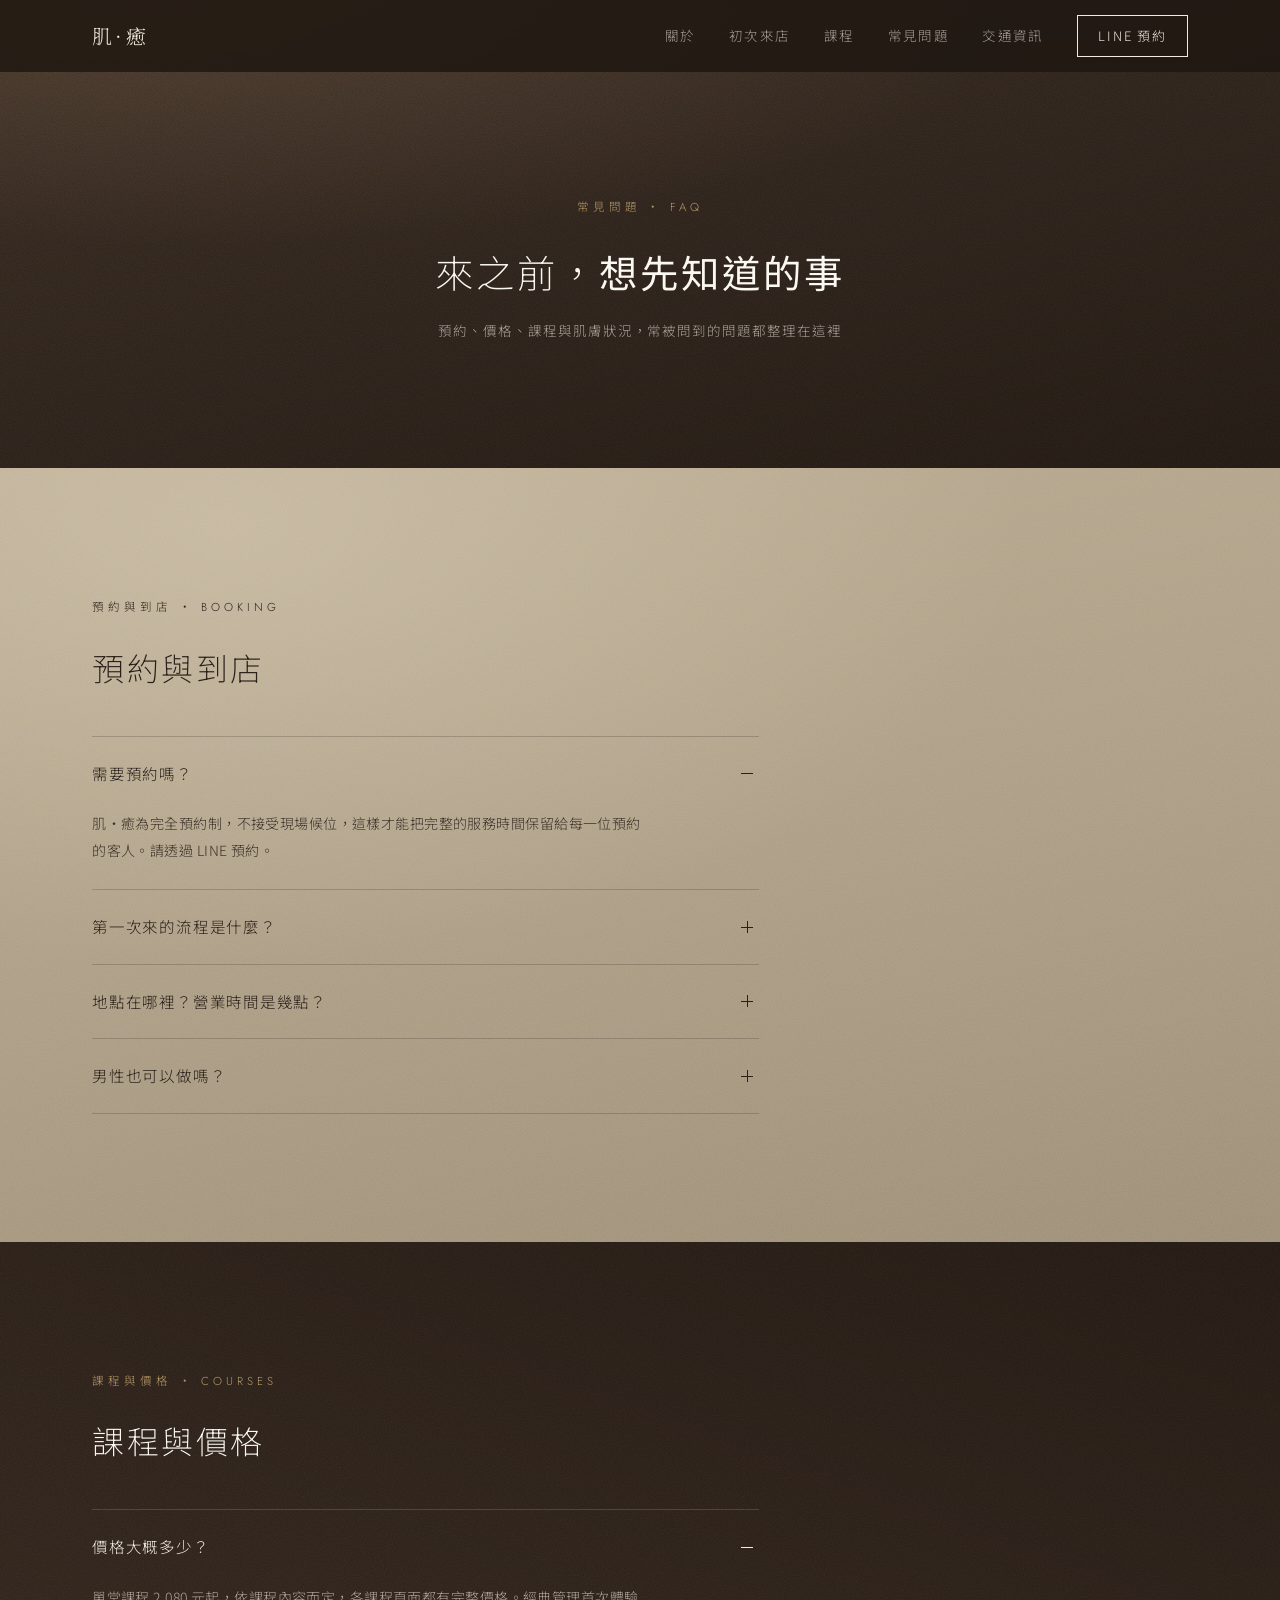
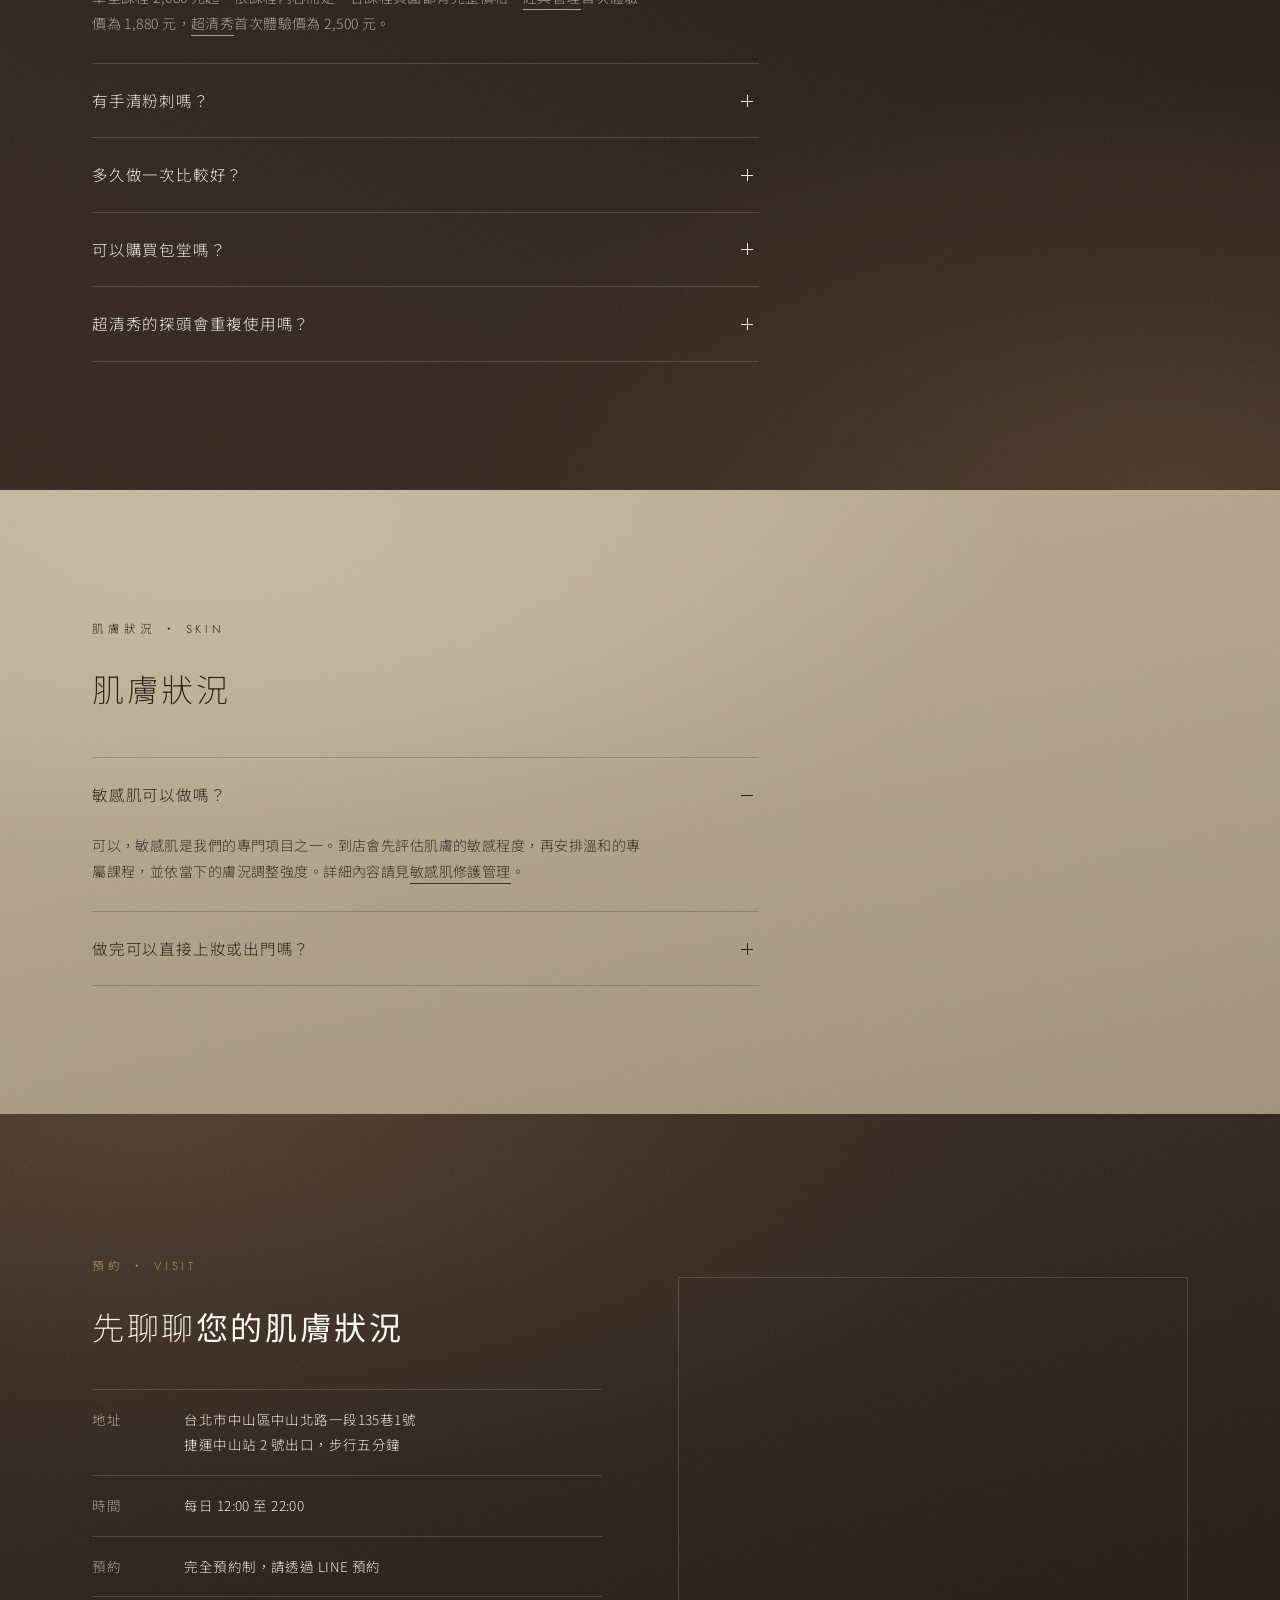
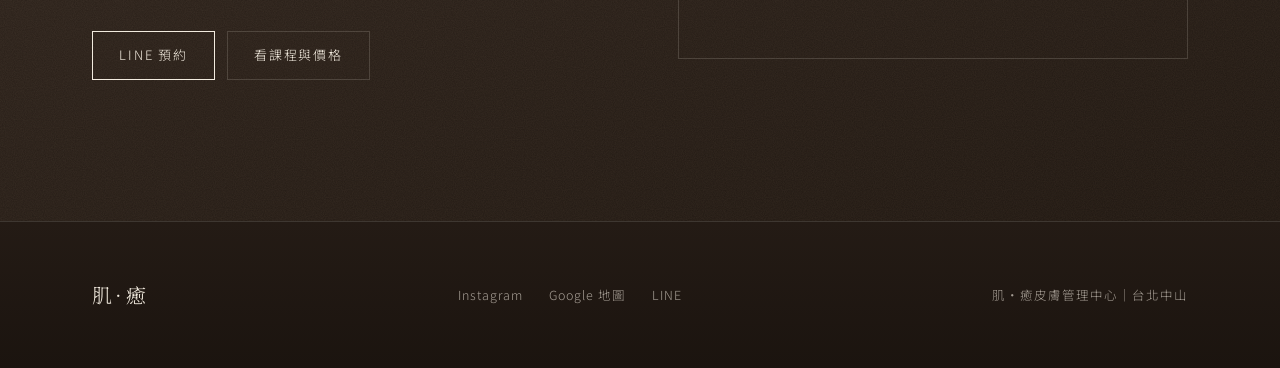
<file: faq.html>
<!doctype html>
<html lang="zh-Hant">
<head>
<meta charset="utf-8">
<meta name="viewport" content="width=device-width, initial-scale=1">
<title>常見問題｜預約、價格、敏感肌、手清粉刺｜肌·癒皮膚管理中心 台北中山</title>
<meta name="description" content="肌·癒皮膚管理中心常見問題：需要預約嗎、第一次來的流程、價格、有沒有手清粉刺、敏感肌可不可以做、多久做一次、包堂怎麼算。台北中山，完全預約制。">
<link rel="canonical" href="https://jiyu-skincare.github.io/faq.html">
<link rel="icon" type="image/svg+xml" href="assets/favicon.svg">
<meta property="og:type" content="website">
<meta property="og:site_name" content="肌·癒皮膚管理中心">
<meta property="og:locale" content="zh_TW">
<meta property="og:title" content="常見問題｜預約、價格、敏感肌、手清粉刺｜肌·癒皮膚管理中心 台北中山">
<meta property="og:description" content="肌·癒皮膚管理中心常見問題：需要預約嗎、第一次來的流程、價格、有沒有手清粉刺、敏感肌可不可以做、多久做一次、包堂怎麼算。台北中山，完全預約制。">
<meta property="og:url" content="https://jiyu-skincare.github.io/faq.html">
<meta property="og:image" content="https://jiyu-skincare.github.io/assets/img/storefront.jpg">
<meta name="twitter:card" content="summary_large_image">
<!-- 最後更新 2026-11-15。內容整理自 2026-08-25 定稿的 Google 商家 Q&A，價格與包堂依價目表 -->
<link rel="preconnect" href="https://fonts.googleapis.com">
<link rel="preconnect" href="https://fonts.gstatic.com" crossorigin>
<link href="https://fonts.googleapis.com/css2?family=Jost:wght@300;400&family=Noto+Sans+TC:wght@200;300;400&family=Noto+Serif+TC:wght@300&display=swap" rel="stylesheet">
<link rel="stylesheet" href="assets/site-v2.css">
</head>
<body>

<nav>
  <a class="brand" href="index.html">肌·癒</a>
  <div class="nav-links">
    <a href="index.html#about">關於</a>
    <a href="index.html#first-visit">初次來店</a>
    <a href="index.html#courses">課程</a>
    <a href="faq.html">常見問題</a>
    <a href="index.html#visit">交通資訊</a>
    <a class="btn-line" href="https://lin.ee/NUTOopS0" target="_blank" rel="noopener">LINE 預約</a>
  </div>
</nav>

<header class="breathe on-dark" style="min-height:52vh;padding-top:calc(var(--nav-h) + 90px)">
  <div class="eyebrow">常見問題 · <span class="en">FAQ</span></div>
  <h1 style="font-size:clamp(26px,3vw,42px)">來之前，<strong>想先知道的事</strong></h1>
  <p>預約、價格、課程與肌膚狀況，常被問到的問題都整理在這裡</p>
</header>

<section class="sec on-sand">
  <div class="sec-head rv">
    <div class="eyebrow">預約與到店 · <span class="en">Booking</span></div>
    <h2 class="h-lg">預約與到店</h2>
  </div>
  <div class="faq rv">
      <details open>
        <summary>需要預約嗎？</summary>
        <p>肌·癒為完全預約制，不接受現場候位，這樣才能把完整的服務時間保留給每一位預約的客人。請透過 LINE 預約。</p>
      </details>
      <details>
        <summary>第一次來的流程是什麼？</summary>
        <p>先以肌膚檢測儀分析膚況，了解您的保養習慣與生活作息，說明適合的課程與內容之後才開始進行。過程中會說明每個步驟，不會強迫推銷。</p>
      </details>
      <details>
        <summary>地點在哪裡？營業時間是幾點？</summary>
        <p>地址為台北市中山區中山北路一段135巷1號，捷運中山站 2 號出口步行五分鐘。營業時間為每日 12:00 至 22:00。</p>
      </details>
      <details>
        <summary>男性也可以做嗎？</summary>
        <p>可以。男性的粉刺與出油困擾通常更明顯，課程會依膚況調整，歡迎預約。</p>
      </details>
  </div>
</section>

<section class="sec on-dark tone-b">
  <div class="sec-head rv">
    <div class="eyebrow">課程與價格 · <span class="en">Courses</span></div>
    <h2 class="h-lg">課程與價格</h2>
  </div>
  <div class="faq rv">
      <details open>
        <summary>價格大概多少？</summary>
        <p>單堂課程 2,080 元起，依課程內容而定，各課程頁面都有完整價格。<a class="link-u" href="courses/classic.html">經典管理</a>首次體驗價為 1,880 元，<a class="link-u" href="courses/supercfacial.html">超清秀</a>首次體驗價為 2,500 元。</p>
      </details>
      <details>
        <summary>有手清粉刺嗎？</summary>
        <p>有。許多韓式皮膚管理不含清粉刺，但台灣天氣悶熱潮濕，容易長粉刺，因此我們把課程調整成適合台灣人的做法，多數課程都包含手清粉刺，並採用低痛感的手法，怕痛的客人也能安心。</p>
      </details>
      <details>
        <summary>多久做一次比較好？</summary>
        <p>一般建議三至四週一次，依膚況調整。若想處理反覆冒痘、毛孔粗糙等特定困擾，前期可以安排得密集一些，我們會在課程中為您規劃節奏。</p>
      </details>
      <details>
        <summary>可以購買包堂嗎？</summary>
        <p>可以。包堂為 3 堂 92 折、6 堂 88 折、9 堂 85 折，並包含皮膚檢測。經典管理與急護舒緩管理僅提供單次。</p>
      </details>
      <details>
        <summary>超清秀的探頭會重複使用嗎？</summary>
        <p>不會。超清秀的探頭一客一換，每位客人使用的都是全新的探頭。</p>
      </details>
  </div>
</section>

<section class="sec on-sand">
  <div class="sec-head rv">
    <div class="eyebrow">肌膚狀況 · <span class="en">Skin</span></div>
    <h2 class="h-lg">肌膚狀況</h2>
  </div>
  <div class="faq rv">
      <details open>
        <summary>敏感肌可以做嗎？</summary>
        <p>可以，敏感肌是我們的專門項目之一。到店會先評估肌膚的敏感程度，再安排溫和的專屬課程，並依當下的膚況調整強度。詳細內容請見<a class="link-u" href="courses/sensitive-repair.html">敏感肌修護管理</a>。</p>
      </details>
      <details>
        <summary>做完可以直接上妝或出門嗎？</summary>
        <p>可以正常出門。課程以溫和、低刺激的方式進行，當天建議讓肌膚休息，並加強保濕與防曬。</p>
      </details>
  </div>
</section>

<section class="visit on-dark" id="visit">
  <div class="rv">
    <div class="eyebrow">預約 · <span class="en">Visit</span></div>
    <h2 class="h-lg">先聊聊<strong>您的肌膚狀況</strong></h2>
    <dl class="info">
      <div><dt>地址</dt><dd>台北市中山區中山北路一段135巷1號<br>捷運中山站 2 號出口，步行五分鐘</dd></div>
      <div><dt>時間</dt><dd>每日 12:00 至 22:00</dd></div>
      <div><dt>預約</dt><dd>完全預約制，請透過 LINE 預約</dd></div>
    </dl>
    <div class="visit-links">
      <a class="btn-line" href="https://lin.ee/NUTOopS0" target="_blank" rel="noopener">LINE 預約</a>
      <a class="btn-line ghost" href="index.html#courses">看課程與價格</a>
    </div>
  </div>
  <div class="map rv"><iframe title="肌·癒皮膚管理中心 Google 地圖" src="https://maps.google.com/maps?cid=13029954683794397936&amp;hl=zh-TW&amp;z=16&amp;output=embed" loading="lazy" referrerpolicy="no-referrer-when-downgrade"></iframe></div>
</section>

<footer>
  <a class="brand" href="index.html">肌·癒</a>
  <div class="foot-links"><a href="https://www.instagram.com/jiyu.tw/" target="_blank" rel="noopener">Instagram</a><a href="https://www.google.com/maps?cid=13029954683794397936" target="_blank" rel="noopener">Google 地圖</a><a href="https://lin.ee/NUTOopS0" target="_blank" rel="noopener">LINE</a></div>
  <div>肌·癒皮膚管理中心｜台北中山</div>
</footer>

<script type="application/ld+json">
{
 "@context": "https://schema.org",
 "@graph": [
  {
   "@type": "FAQPage",
   "mainEntity": [
    {
     "@type": "Question",
     "name": "需要預約嗎？",
     "acceptedAnswer": {
      "@type": "Answer",
      "text": "肌·癒為完全預約制，不接受現場候位，這樣才能把完整的服務時間保留給每一位預約的客人。請透過 LINE 預約。"
     }
    },
    {
     "@type": "Question",
     "name": "第一次來的流程是什麼？",
     "acceptedAnswer": {
      "@type": "Answer",
      "text": "先以肌膚檢測儀分析膚況，了解您的保養習慣與生活作息，說明適合的課程與內容之後才開始進行。過程中會說明每個步驟，不會強迫推銷。"
     }
    },
    {
     "@type": "Question",
     "name": "地點在哪裡？營業時間是幾點？",
     "acceptedAnswer": {
      "@type": "Answer",
      "text": "地址為台北市中山區中山北路一段135巷1號，捷運中山站 2 號出口步行五分鐘。營業時間為每日 12:00 至 22:00。"
     }
    },
    {
     "@type": "Question",
     "name": "男性也可以做嗎？",
     "acceptedAnswer": {
      "@type": "Answer",
      "text": "可以。男性的粉刺與出油困擾通常更明顯，課程會依膚況調整，歡迎預約。"
     }
    },
    {
     "@type": "Question",
     "name": "價格大概多少？",
     "acceptedAnswer": {
      "@type": "Answer",
      "text": "單堂課程 2,080 元起，依課程內容而定，各課程頁面都有完整價格。經典管理首次體驗價為 1,880 元，超清秀首次體驗價為 2,500 元。"
     }
    },
    {
     "@type": "Question",
     "name": "有手清粉刺嗎？",
     "acceptedAnswer": {
      "@type": "Answer",
      "text": "有。許多韓式皮膚管理不含清粉刺，但台灣天氣悶熱潮濕，容易長粉刺，因此我們把課程調整成適合台灣人的做法，多數課程都包含手清粉刺，並採用低痛感的手法，怕痛的客人也能安心。"
     }
    },
    {
     "@type": "Question",
     "name": "多久做一次比較好？",
     "acceptedAnswer": {
      "@type": "Answer",
      "text": "一般建議三至四週一次，依膚況調整。若想處理反覆冒痘、毛孔粗糙等特定困擾，前期可以安排得密集一些，我們會在課程中為您規劃節奏。"
     }
    },
    {
     "@type": "Question",
     "name": "可以購買包堂嗎？",
     "acceptedAnswer": {
      "@type": "Answer",
      "text": "可以。包堂為 3 堂 92 折、6 堂 88 折、9 堂 85 折，並包含皮膚檢測。經典管理與急護舒緩管理僅提供單次。"
     }
    },
    {
     "@type": "Question",
     "name": "超清秀的探頭會重複使用嗎？",
     "acceptedAnswer": {
      "@type": "Answer",
      "text": "不會。超清秀的探頭一客一換，每位客人使用的都是全新的探頭。"
     }
    },
    {
     "@type": "Question",
     "name": "敏感肌可以做嗎？",
     "acceptedAnswer": {
      "@type": "Answer",
      "text": "可以，敏感肌是我們的專門項目之一。到店會先評估肌膚的敏感程度，再安排溫和的專屬課程，並依當下的膚況調整強度。詳細內容請見敏感肌修護管理。"
     }
    },
    {
     "@type": "Question",
     "name": "做完可以直接上妝或出門嗎？",
     "acceptedAnswer": {
      "@type": "Answer",
      "text": "可以正常出門。課程以溫和、低刺激的方式進行，當天建議讓肌膚休息，並加強保濕與防曬。"
     }
    }
   ]
  }
 ]
}
</script>
<script src="assets/site.js" defer></script>
</body>
</html>
</file>
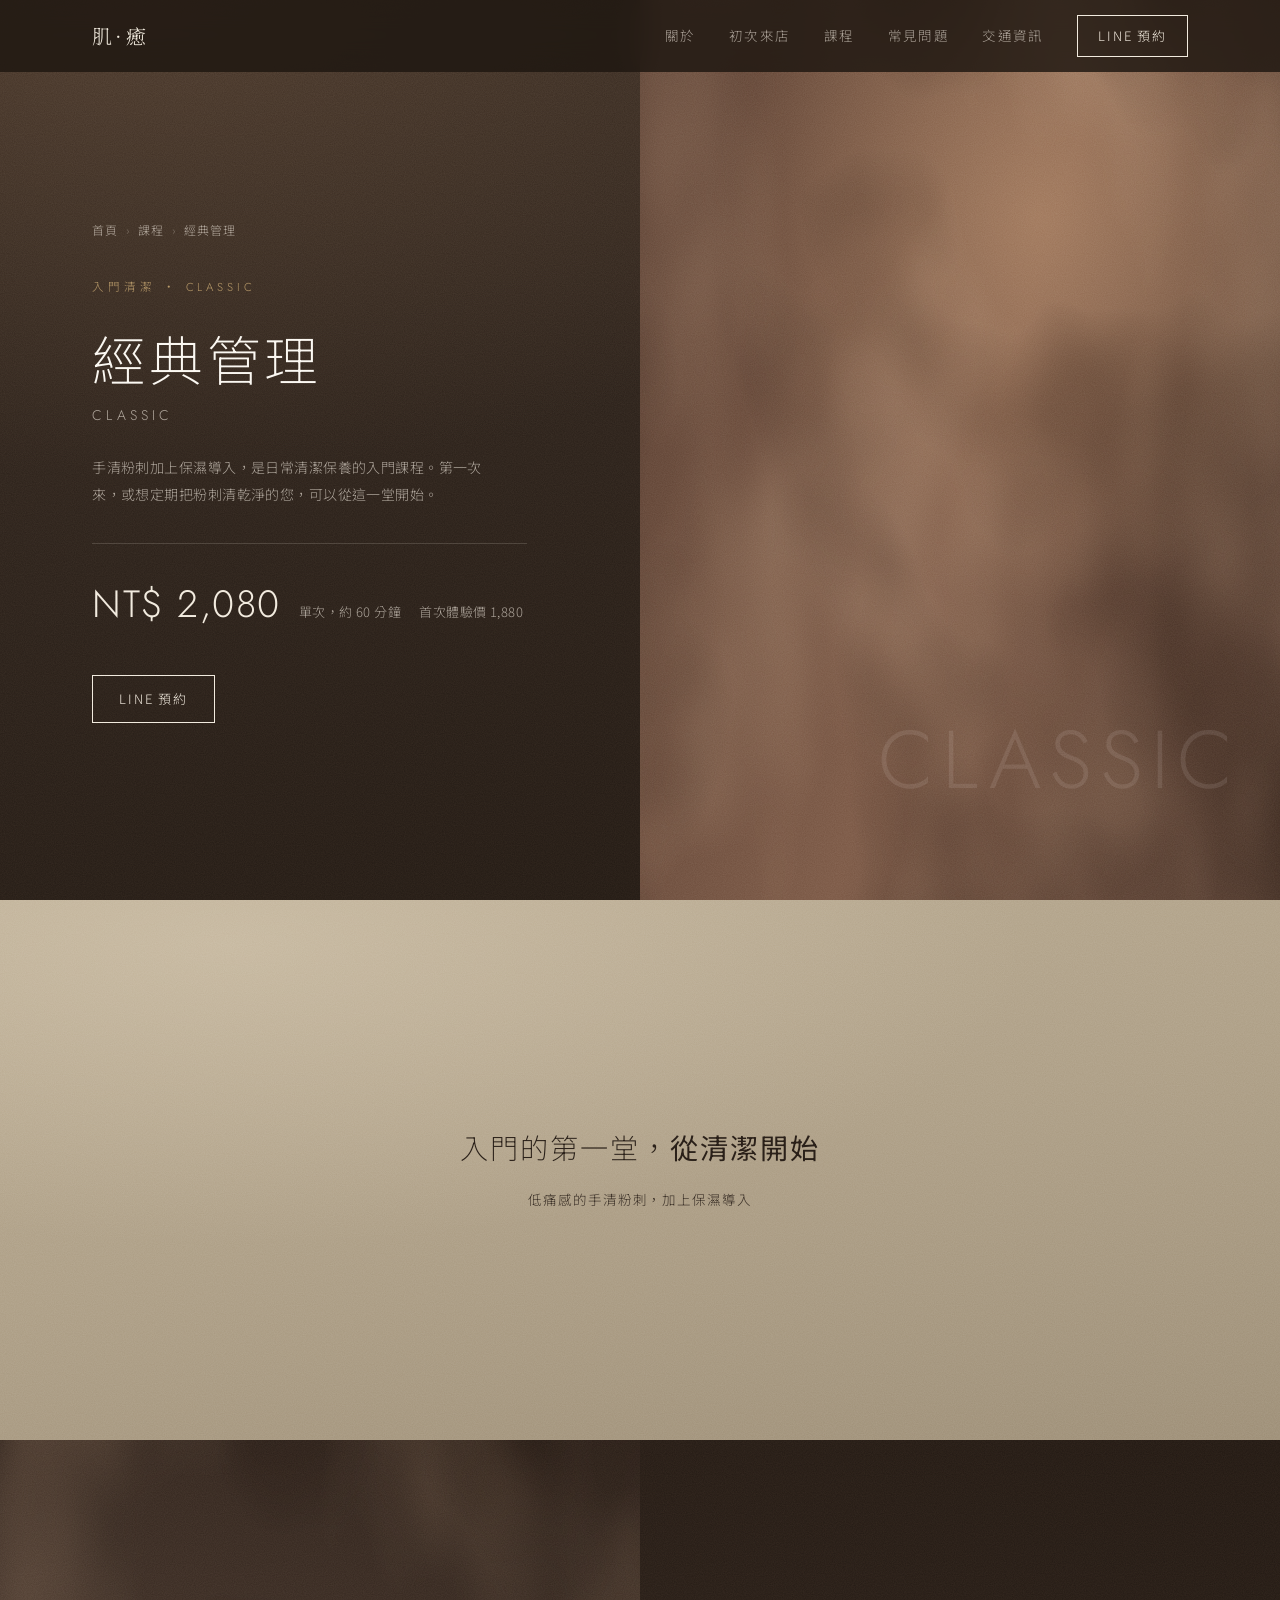
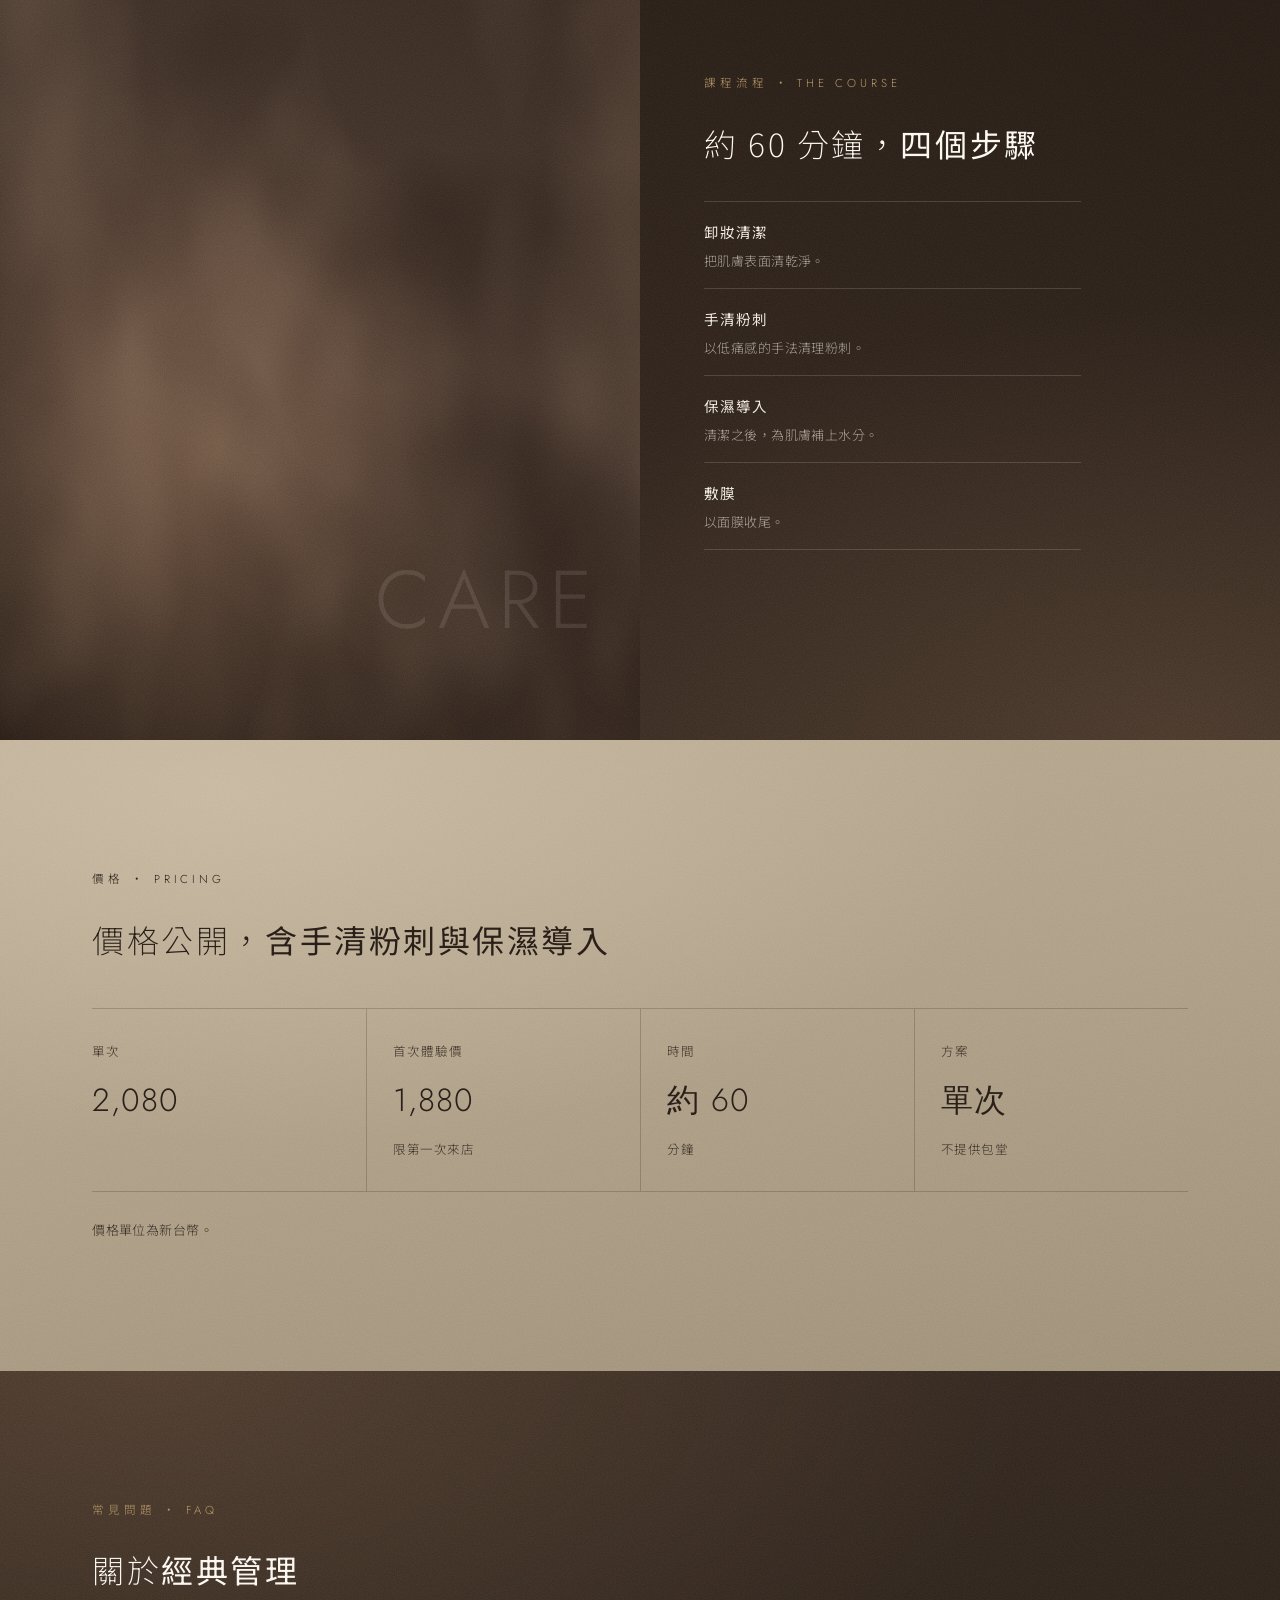
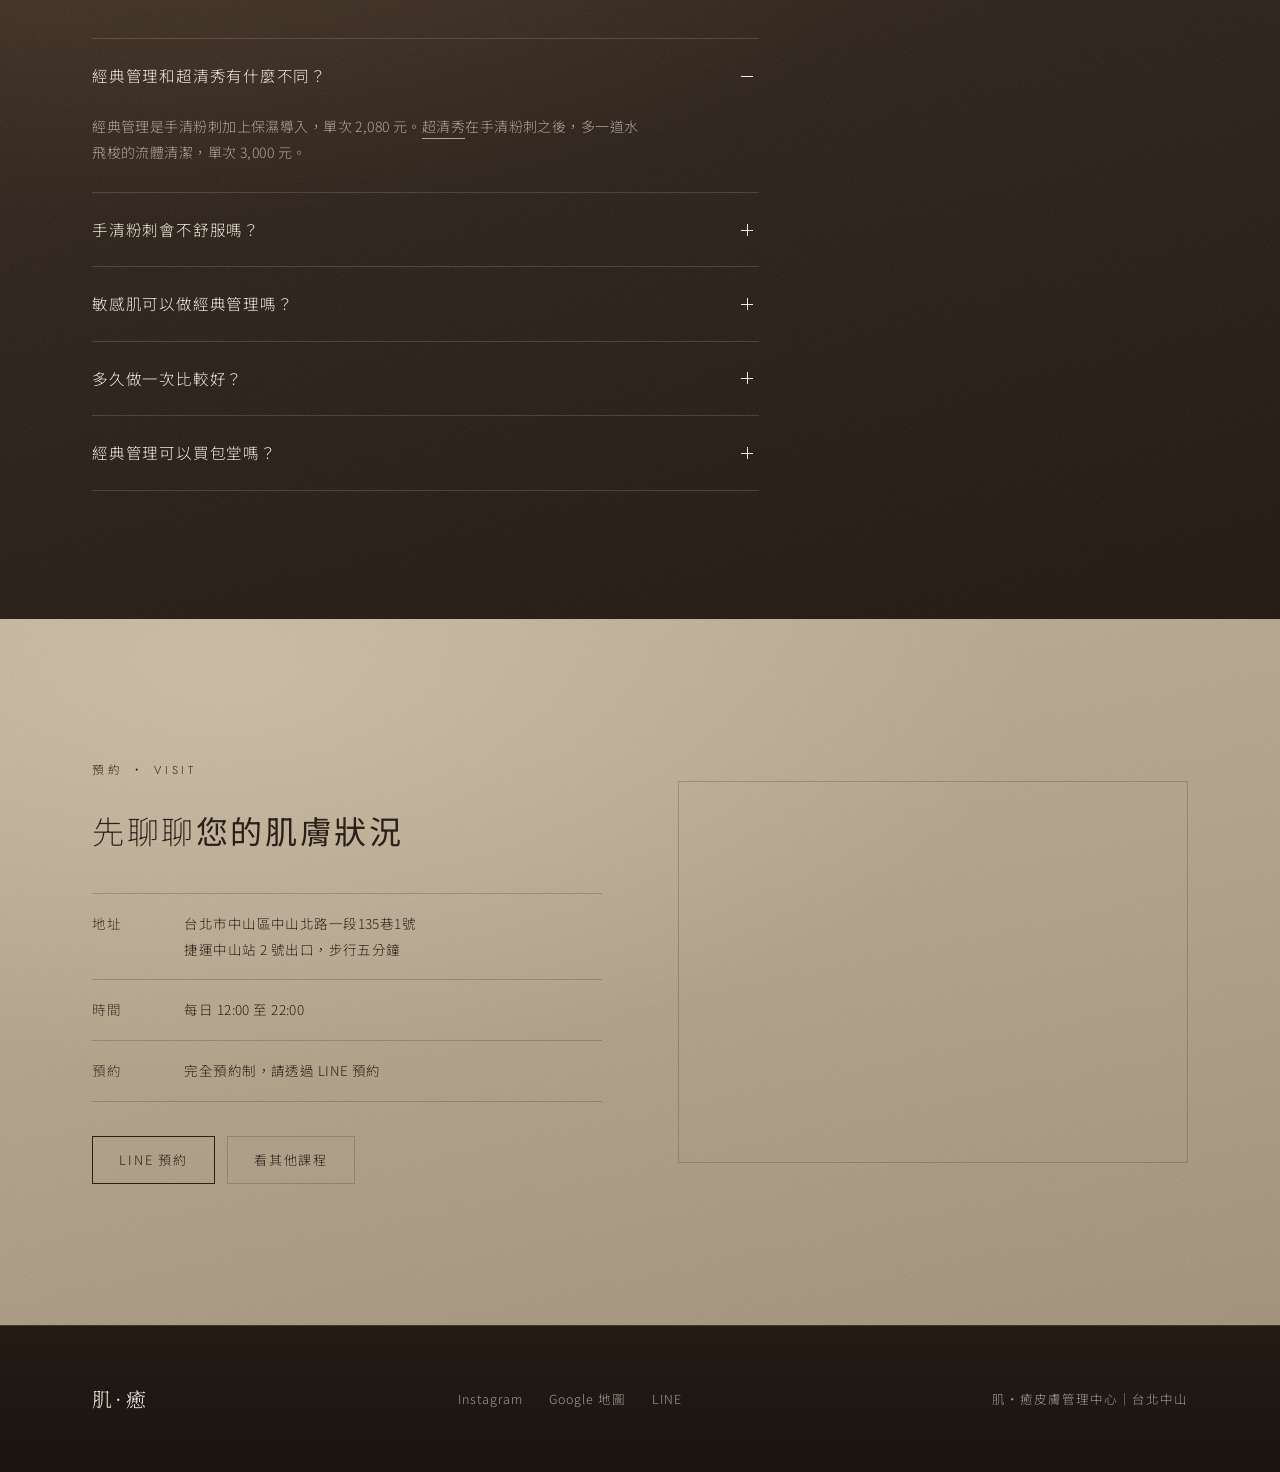
<file: courses/classic.html>
<!doctype html>
<html lang="zh-Hant">
<head>
<meta charset="utf-8">
<meta name="viewport" content="width=device-width, initial-scale=1">
<title>經典管理｜台北中山手清粉刺・保濕導入・首次體驗價 1,880｜肌·癒皮膚管理中心</title>
<meta name="description" content="台北中山經典管理：手清粉刺加上保濕導入，約 60 分鐘，單次 2,080 元，首次體驗價 1,880 元。低痛感手法，完全預約制，捷運中山站步行五分鐘。">
<link rel="canonical" href="https://jiyu-skincare.github.io/courses/classic.html">
<link rel="icon" type="image/svg+xml" href="../assets/favicon.svg">
<meta property="og:type" content="website">
<meta property="og:site_name" content="肌·癒皮膚管理中心">
<meta property="og:locale" content="zh_TW">
<meta property="og:title" content="經典管理｜台北中山手清粉刺・保濕導入・首次體驗價 1,880｜肌·癒皮膚管理中心">
<meta property="og:description" content="台北中山經典管理：手清粉刺加上保濕導入，約 60 分鐘，單次 2,080 元，首次體驗價 1,880 元。低痛感手法，完全預約制，捷運中山站步行五分鐘。">
<meta property="og:url" content="https://jiyu-skincare.github.io/courses/classic.html">
<meta property="og:image" content="https://jiyu-skincare.github.io/assets/img/storefront.jpg">
<meta name="twitter:card" content="summary_large_image">
<!-- 最後更新 2026-11-15。價格依 jiyu-menu/general.html；流程取自面診頁 -->
<link rel="preconnect" href="https://fonts.googleapis.com">
<link rel="preconnect" href="https://fonts.gstatic.com" crossorigin>
<link href="https://fonts.googleapis.com/css2?family=Jost:wght@300;400&family=Noto+Sans+TC:wght@200;300;400&family=Noto+Serif+TC:wght@300&display=swap" rel="stylesheet">
<link rel="stylesheet" href="../assets/site-v2.css">
</head>
<body>

<nav>
  <a class="brand" href="../index.html">肌·癒</a>
  <div class="nav-links">
    <a href="../index.html#about">關於</a>
    <a href="../index.html#first-visit">初次來店</a>
    <a href="../index.html#courses">課程</a>
    <a href="../faq.html">常見問題</a>
    <a href="../index.html#visit">交通資訊</a>
    <a class="btn-line" href="https://lin.ee/NUTOopS0" target="_blank" rel="noopener">LINE 預約</a>
  </div>
</nav>

<header class="split on-dark page-hero">
  <div class="split-txt">
    <div class="crumb"><a href="../index.html">首頁</a><i>›</i><a href="../index.html#courses">課程</a><i>›</i>經典管理</div>
    <div class="eyebrow">入門清潔 · <span class="en">Classic</span></div>
    <h1>經典管理</h1>
    <div class="sub-en">CLASSIC</div>
    <p class="lead">手清粉刺加上保濕導入，是日常清潔保養的入門課程。第一次來，或想定期把粉刺清乾淨的您，可以從這一堂開始。</p>
    <div class="price-row"><b>NT$ 2,080</b><span>單次，約 60 分鐘</span><span>首次體驗價 1,880</span></div>
    <a class="btn-line" href="https://lin.ee/NUTOopS0" target="_blank" rel="noopener">LINE 預約</a>
  </div>
  <div class="split-img is-tex"><div class="tex clay" data-word="CLASSIC" aria-hidden="true"></div></div>
</header>

<section class="breathe on-sand">
  <h2 class="rv">入門的第一堂，<strong>從清潔開始</strong></h2>
  <p class="rv">低痛感的手清粉刺，加上保濕導入</p>
</section>

<section class="split flip on-dark tone-b">
  <div class="split-txt rv">
    <div class="eyebrow">課程流程 · <span class="en">The Course</span></div>
    <h2 class="h-lg">約 60 分鐘，<strong>四個步驟</strong></h2>
    <ul class="steps">
      <li><b>卸妝清潔</b><span>把肌膚表面清乾淨。</span></li>
      <li><b>手清粉刺</b><span>以低痛感的手法清理粉刺。</span></li>
      <li><b>保濕導入</b><span>清潔之後，為肌膚補上水分。</span></li>
      <li><b>敷膜</b><span>以面膜收尾。</span></li>
    </ul>
  </div>
  <div class="split-img is-tex"><div class="tex deep" data-word="CARE" aria-hidden="true"></div></div>
</section>

<section class="sec on-sand" id="price">
  <div class="sec-head rv">
    <div class="eyebrow">價格 · <span class="en">Pricing</span></div>
    <h2 class="h-lg">價格公開，<strong>含手清粉刺與保濕導入</strong></h2>
  </div>
  <dl class="plans rv">
    <div><dt>單次</dt><dd>2,080</dd></div>
    <div><dt>首次體驗價</dt><dd>1,880<small>限第一次來店</small></dd></div>
    <div><dt>時間</dt><dd>約 60<small>分鐘</small></dd></div>
    <div><dt>方案</dt><dd>單次<small>不提供包堂</small></dd></div>
  </dl>
  <p class="notes rv">價格單位為新台幣。</p>
</section>

<section class="sec on-dark" id="faq">
  <div class="sec-head rv">
    <div class="eyebrow">常見問題 · <span class="en">FAQ</span></div>
    <h2 class="h-lg">關於<strong>經典管理</strong></h2>
  </div>
  <div class="faq rv">
      <details open>
        <summary>經典管理和超清秀有什麼不同？</summary>
        <p>經典管理是手清粉刺加上保濕導入，單次 2,080 元。<a class="link-u" href="supercfacial.html">超清秀</a>在手清粉刺之後，多一道水飛梭的流體清潔，單次 3,000 元。</p>
      </details>
      <details>
        <summary>手清粉刺會不舒服嗎？</summary>
        <p>我們採用低痛感的手法，過程中會隨時與您確認感受。</p>
      </details>
      <details>
        <summary>敏感肌可以做經典管理嗎？</summary>
        <p>到店會先看您當天的肌膚狀況。若肌膚正處於敏感狀態，會建議先從<a class="link-u" href="sensitive-repair.html">敏感肌修護管理</a>開始。</p>
      </details>
      <details>
        <summary>多久做一次比較好？</summary>
        <p>一般建議三至四週一次，依膚況調整。</p>
      </details>
      <details>
        <summary>經典管理可以買包堂嗎？</summary>
        <p>經典管理僅提供單次。</p>
      </details>
  </div>
</section>

<section class="visit on-sand" id="visit">
  <div class="rv">
    <div class="eyebrow">預約 · <span class="en">Visit</span></div>
    <h2 class="h-lg">先聊聊<strong>您的肌膚狀況</strong></h2>
    <dl class="info">
      <div><dt>地址</dt><dd>台北市中山區中山北路一段135巷1號<br>捷運中山站 2 號出口，步行五分鐘</dd></div>
      <div><dt>時間</dt><dd>每日 12:00 至 22:00</dd></div>
      <div><dt>預約</dt><dd>完全預約制，請透過 LINE 預約</dd></div>
    </dl>
    <div class="visit-links">
      <a class="btn-line" href="https://lin.ee/NUTOopS0" target="_blank" rel="noopener">LINE 預約</a>
      <a class="btn-line ghost" href="../index.html#courses">看其他課程</a>
    </div>
  </div>
  <div class="map rv"><iframe title="肌·癒皮膚管理中心 Google 地圖" src="https://maps.google.com/maps?cid=13029954683794397936&amp;hl=zh-TW&amp;z=16&amp;output=embed" loading="lazy" referrerpolicy="no-referrer-when-downgrade"></iframe></div>
</section>

<footer>
  <a class="brand" href="../index.html">肌·癒</a>
  <div class="foot-links"><a href="https://www.instagram.com/jiyu.tw/" target="_blank" rel="noopener">Instagram</a><a href="https://www.google.com/maps?cid=13029954683794397936" target="_blank" rel="noopener">Google 地圖</a><a href="https://lin.ee/NUTOopS0" target="_blank" rel="noopener">LINE</a></div>
  <div>肌·癒皮膚管理中心｜台北中山</div>
</footer>

<script type="application/ld+json">
{
 "@context": "https://schema.org",
 "@graph": [
  {
   "@type": "BreadcrumbList",
   "itemListElement": [
    {
     "@type": "ListItem",
     "position": 1,
     "name": "首頁",
     "item": "https://jiyu-skincare.github.io/"
    },
    {
     "@type": "ListItem",
     "position": 2,
     "name": "課程",
     "item": "https://jiyu-skincare.github.io/#courses"
    },
    {
     "@type": "ListItem",
     "position": 3,
     "name": "經典管理"
    }
   ]
  },
  {
   "@type": "Service",
   "name": "經典管理",
   "serviceType": "手清粉刺與保濕導入",
   "description": "手清粉刺加上保濕導入的入門清潔保養課程，約 60 分鐘，單次 2,080 元，首次體驗價 1,880 元。",
   "areaServed": "台北市中山區",
   "provider": {
    "@type": "HealthAndBeautyBusiness",
    "name": "肌·癒皮膚管理中心",
    "address": {
     "@type": "PostalAddress",
     "streetAddress": "中山北路一段135巷1號",
     "addressLocality": "中山區",
     "addressRegion": "台北市",
     "postalCode": "104",
     "addressCountry": "TW"
    }
   },
   "offers": [
    {
     "@type": "Offer",
     "name": "經典管理 單次",
     "price": "2080",
     "priceCurrency": "TWD"
    },
    {
     "@type": "Offer",
     "name": "經典管理 首次體驗價",
     "price": "1880",
     "priceCurrency": "TWD"
    }
   ]
  },
  {
   "@type": "FAQPage",
   "mainEntity": [
    {
     "@type": "Question",
     "name": "經典管理和超清秀有什麼不同？",
     "acceptedAnswer": {
      "@type": "Answer",
      "text": "經典管理是手清粉刺加上保濕導入，單次 2,080 元。超清秀在手清粉刺之後，多一道水飛梭的流體清潔，單次 3,000 元。"
     }
    },
    {
     "@type": "Question",
     "name": "手清粉刺會不舒服嗎？",
     "acceptedAnswer": {
      "@type": "Answer",
      "text": "我們採用低痛感的手法，過程中會隨時與您確認感受。"
     }
    },
    {
     "@type": "Question",
     "name": "敏感肌可以做經典管理嗎？",
     "acceptedAnswer": {
      "@type": "Answer",
      "text": "到店會先看您當天的肌膚狀況。若肌膚正處於敏感狀態，會建議先從敏感肌修護管理開始。"
     }
    },
    {
     "@type": "Question",
     "name": "多久做一次比較好？",
     "acceptedAnswer": {
      "@type": "Answer",
      "text": "一般建議三至四週一次，依膚況調整。"
     }
    },
    {
     "@type": "Question",
     "name": "經典管理可以買包堂嗎？",
     "acceptedAnswer": {
      "@type": "Answer",
      "text": "經典管理僅提供單次。"
     }
    }
   ]
  }
 ]
}
</script>
<script src="../assets/site.js" defer></script>
</body>
</html>
</file>
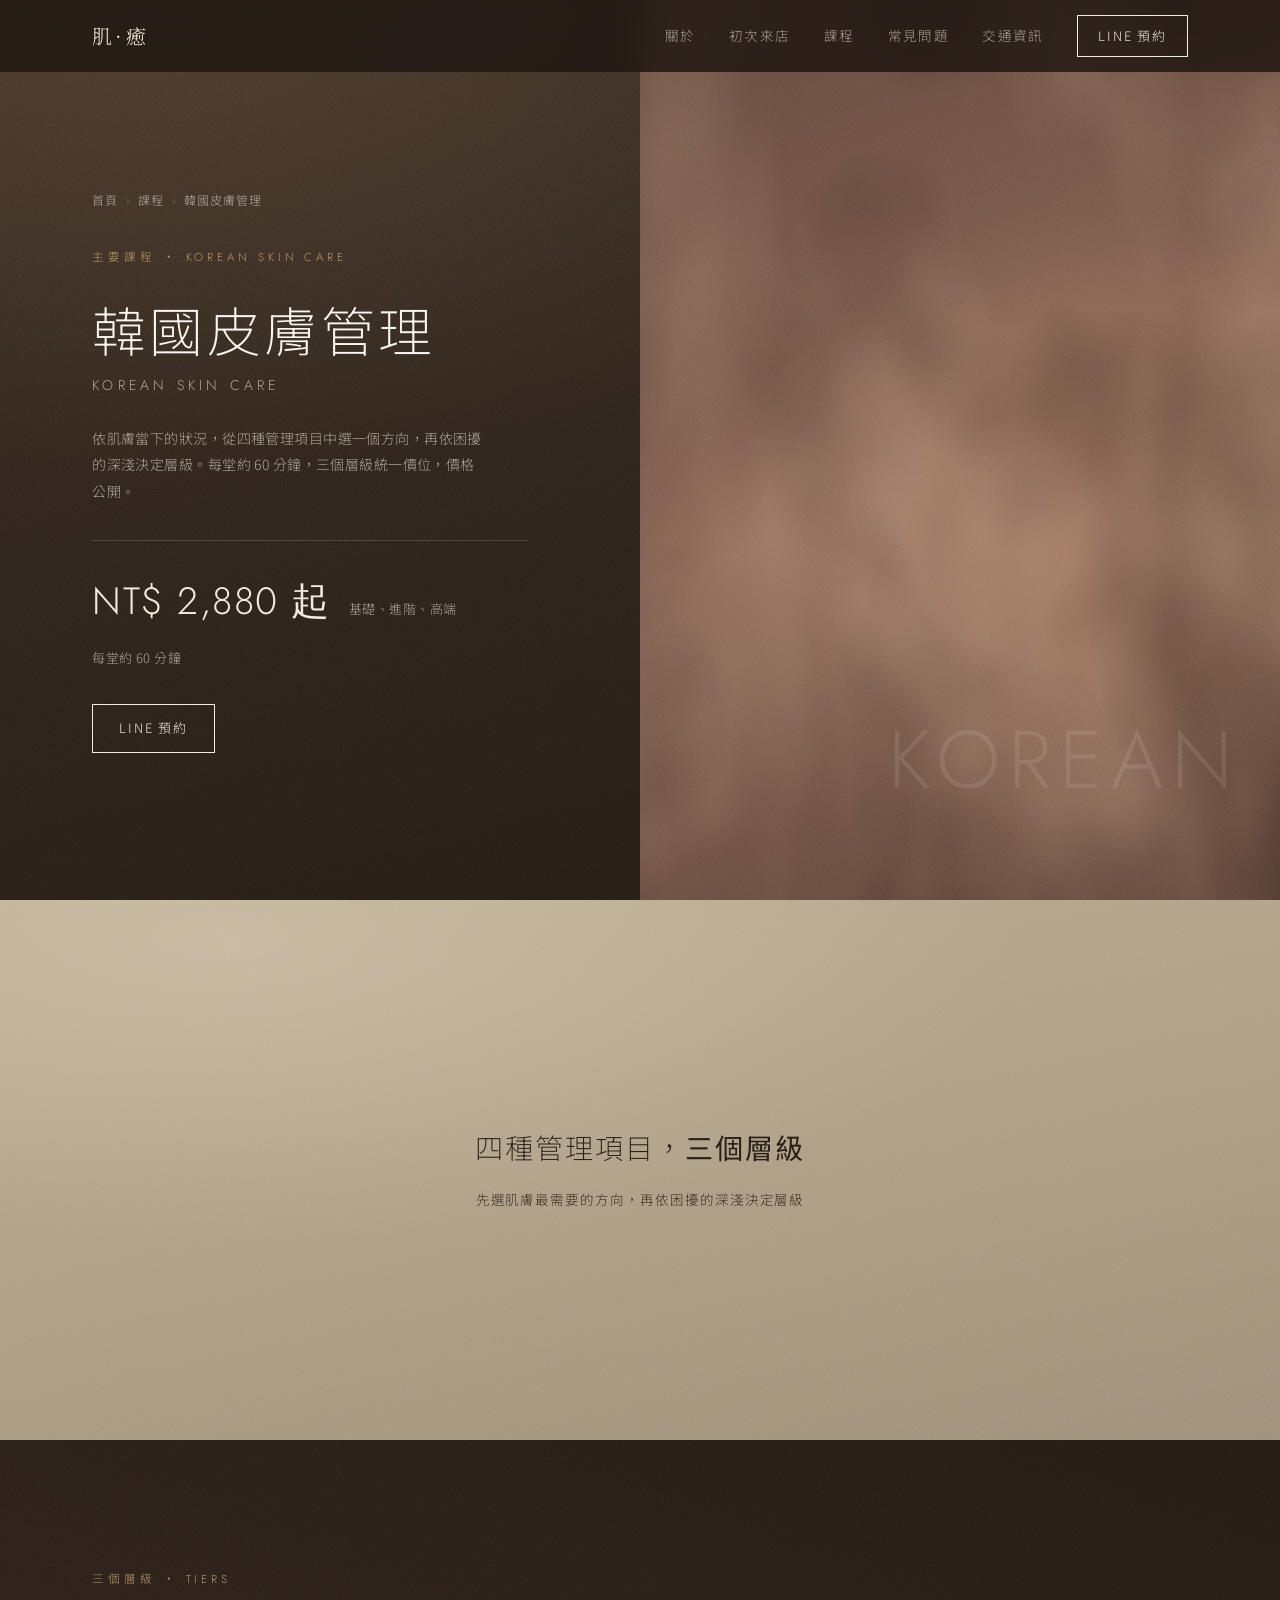
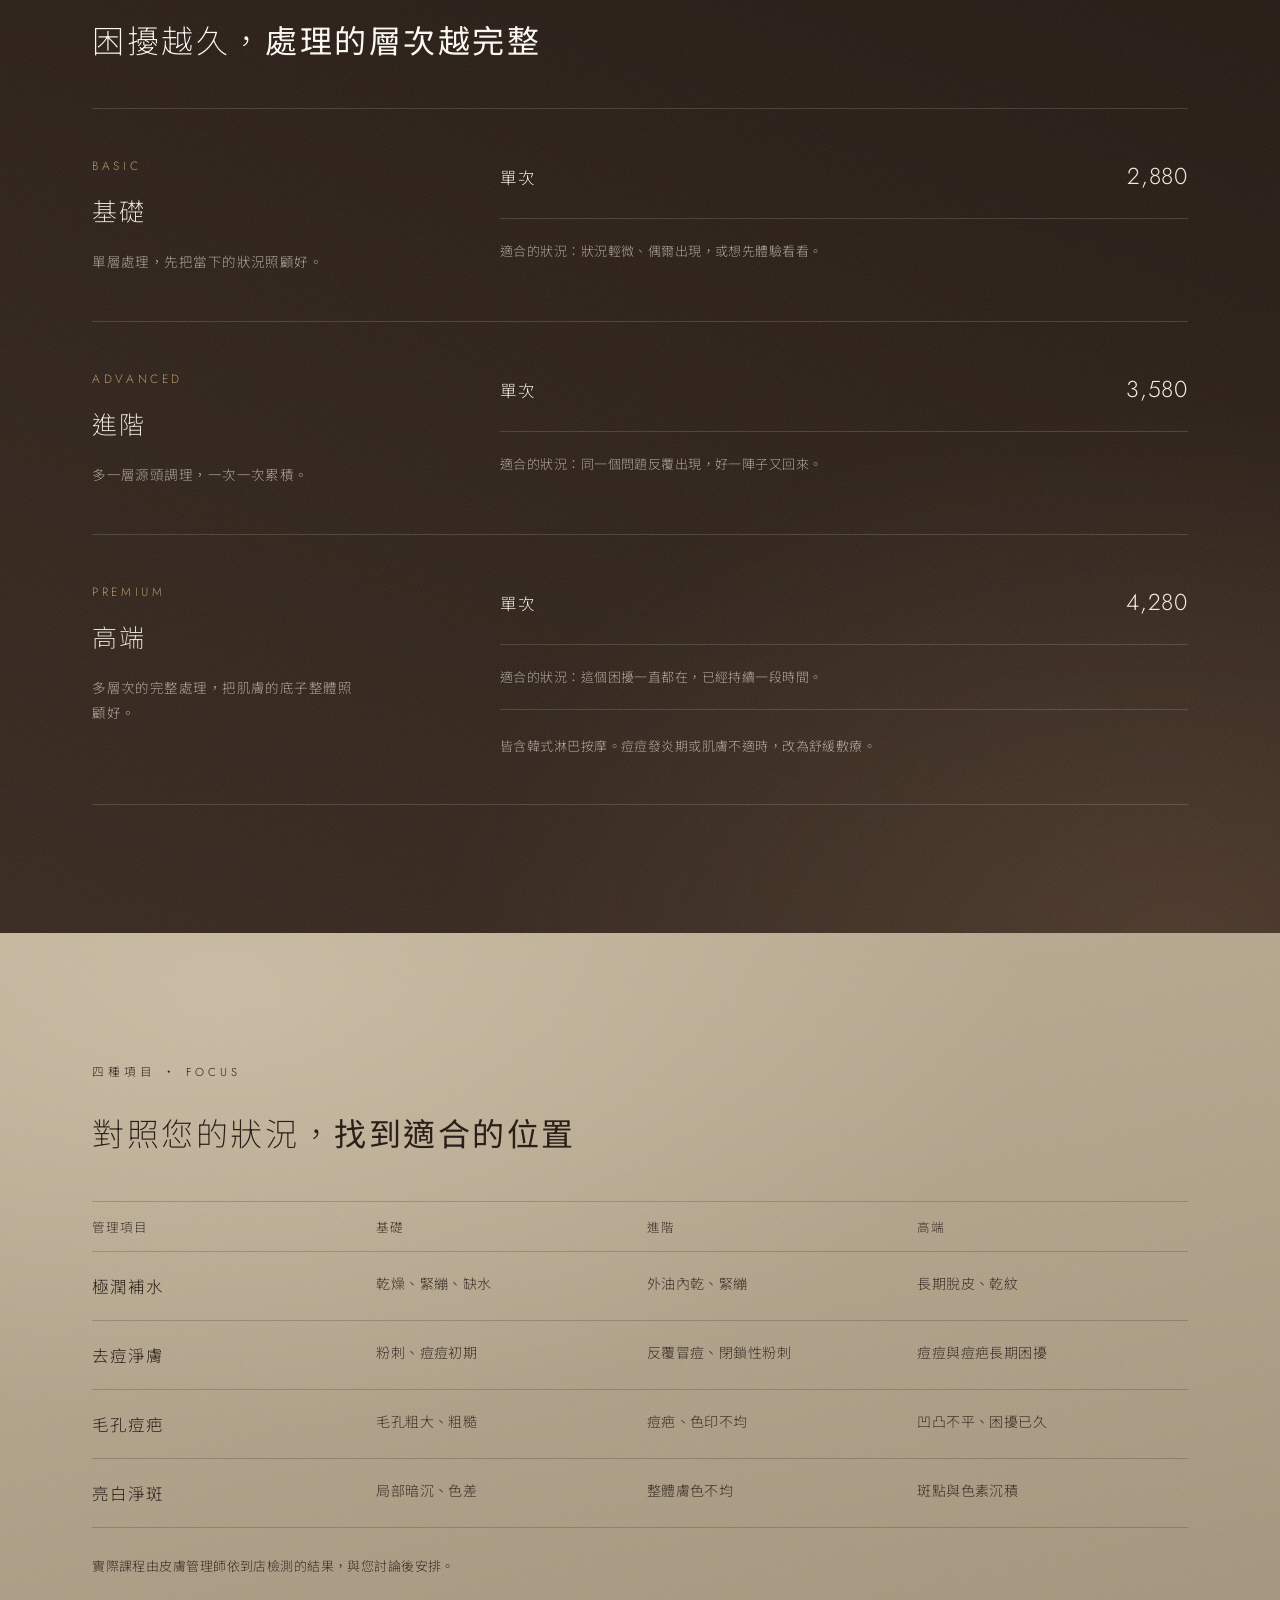
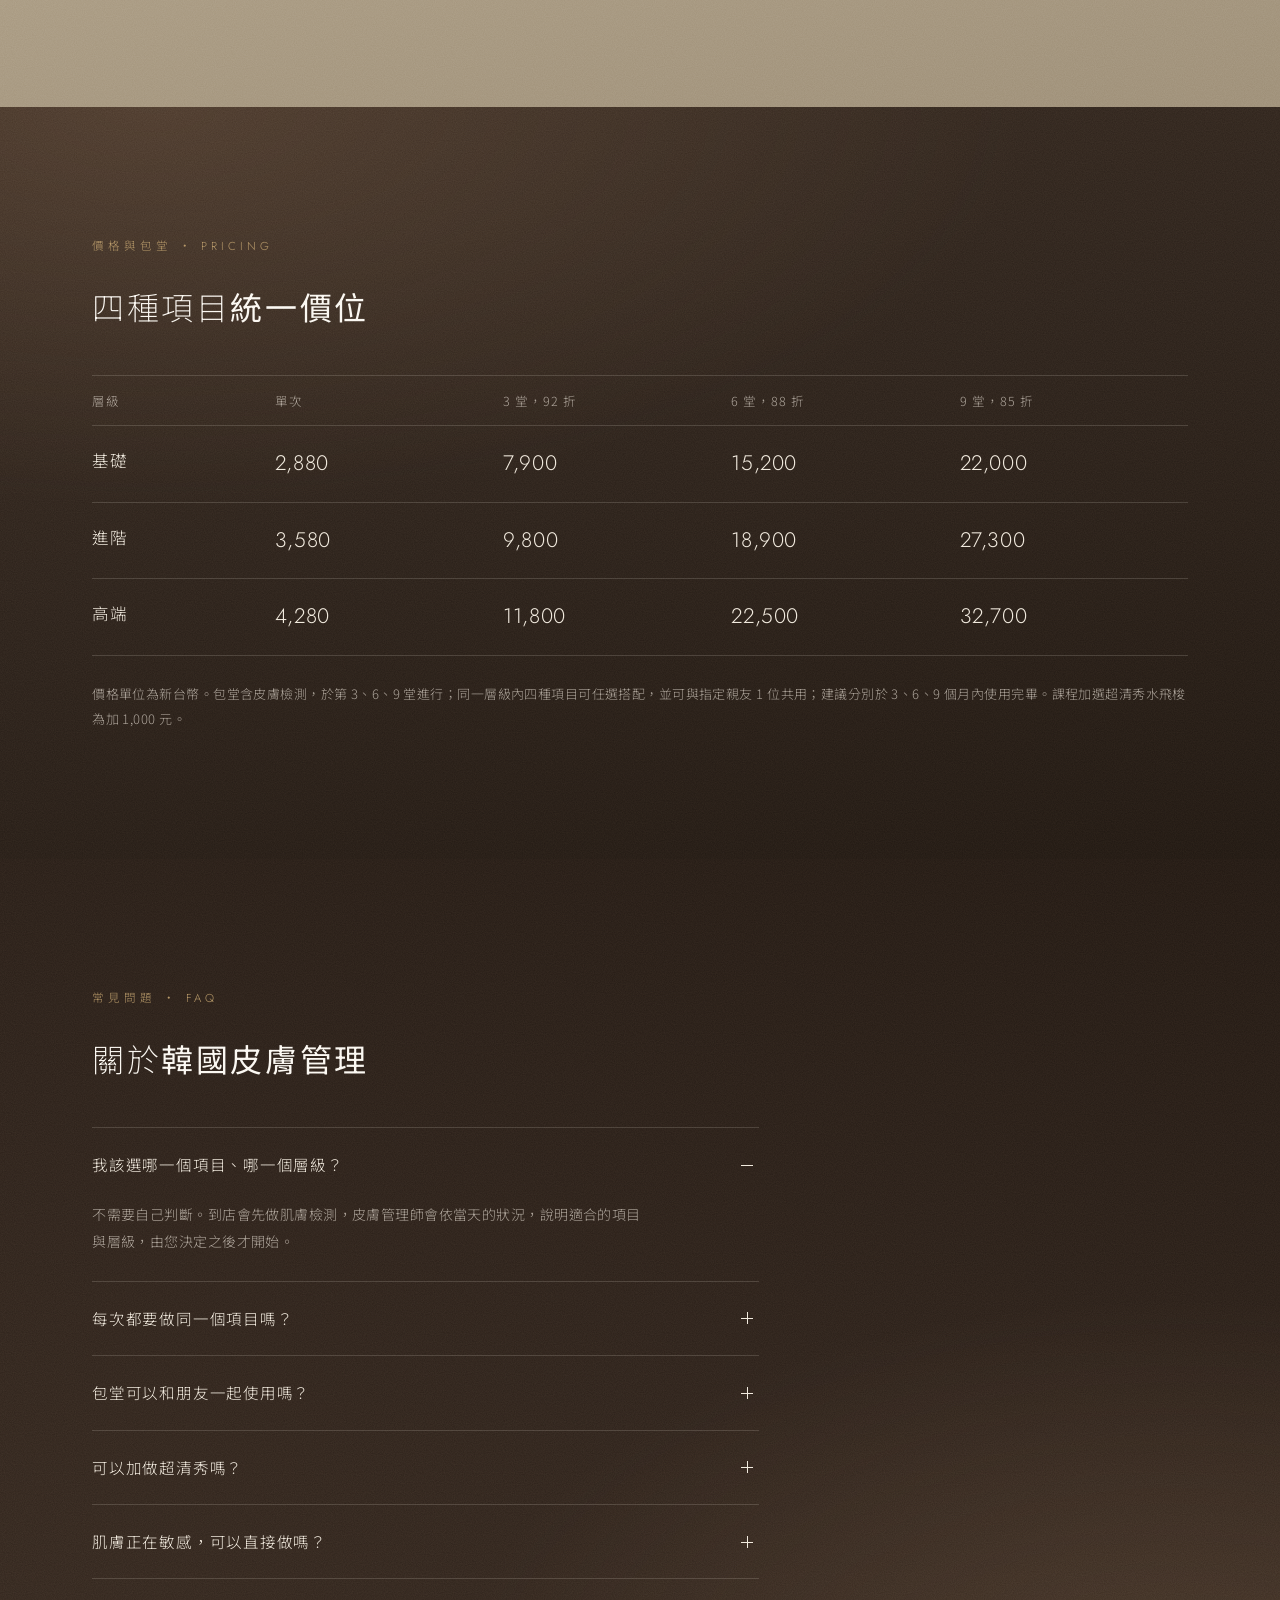
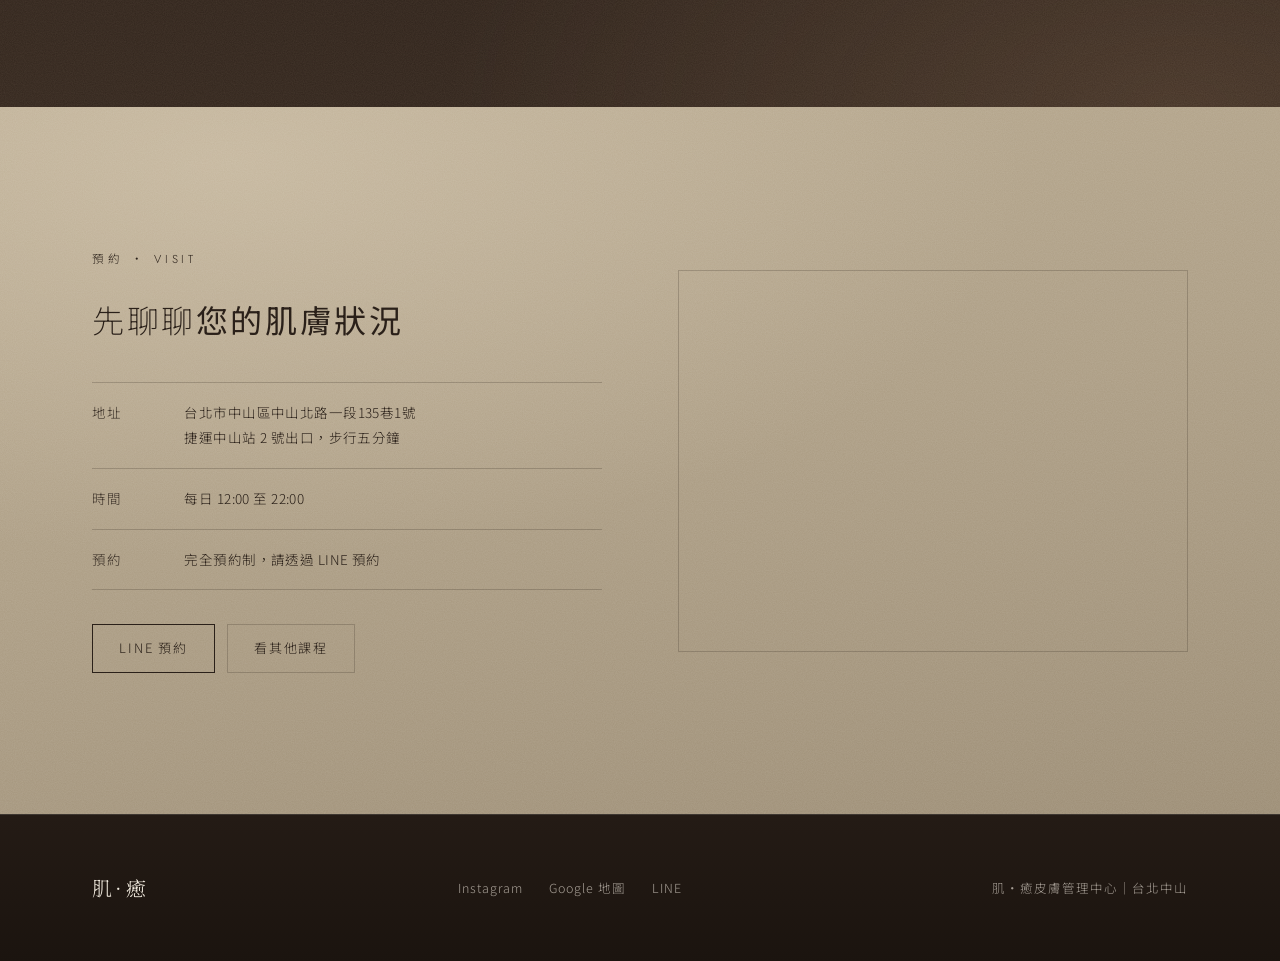
<file: courses/korean.html>
<!doctype html>
<html lang="zh-Hant">
<head>
<meta charset="utf-8">
<meta name="viewport" content="width=device-width, initial-scale=1">
<title>韓國皮膚管理｜台北中山韓式皮膚管理・補水・粉刺痘痘・毛孔・膚色不均｜肌·癒皮膚管理中心</title>
<meta name="description" content="台北中山韓國皮膚管理。四種管理項目、三個層級，統一價位：基礎 2,880、進階 3,580、高端 4,280 元，每堂約 60 分鐘。到店先做肌膚檢測再決定課程，完全預約制。">
<link rel="canonical" href="https://jiyu-skincare.github.io/courses/korean.html">
<link rel="icon" type="image/svg+xml" href="../assets/favicon.svg">
<meta property="og:type" content="website">
<meta property="og:site_name" content="肌·癒皮膚管理中心">
<meta property="og:locale" content="zh_TW">
<meta property="og:title" content="韓國皮膚管理｜台北中山韓式皮膚管理・補水・粉刺痘痘・毛孔・膚色不均｜肌·癒皮膚管理中心">
<meta property="og:description" content="台北中山韓國皮膚管理。四種管理項目、三個層級，統一價位：基礎 2,880、進階 3,580、高端 4,280 元，每堂約 60 分鐘。到店先做肌膚檢測再決定課程，完全預約制。">
<meta property="og:url" content="https://jiyu-skincare.github.io/courses/korean.html">
<meta property="og:image" content="https://jiyu-skincare.github.io/assets/img/storefront.jpg">
<meta name="twitter:card" content="summary_large_image">
<!-- 最後更新 2026-11-15。價格與包堂依 jiyu-menu/general.html -->
<link rel="preconnect" href="https://fonts.googleapis.com">
<link rel="preconnect" href="https://fonts.gstatic.com" crossorigin>
<link href="https://fonts.googleapis.com/css2?family=Jost:wght@300;400&family=Noto+Sans+TC:wght@200;300;400&family=Noto+Serif+TC:wght@300&display=swap" rel="stylesheet">
<link rel="stylesheet" href="../assets/site-v2.css">
</head>
<body>

<nav>
  <a class="brand" href="../index.html">肌·癒</a>
  <div class="nav-links">
    <a href="../index.html#about">關於</a>
    <a href="../index.html#first-visit">初次來店</a>
    <a href="../index.html#courses">課程</a>
    <a href="../faq.html">常見問題</a>
    <a href="../index.html#visit">交通資訊</a>
    <a class="btn-line" href="https://lin.ee/NUTOopS0" target="_blank" rel="noopener">LINE 預約</a>
  </div>
</nav>

<header class="split on-dark page-hero">
  <div class="split-txt">
    <div class="crumb"><a href="../index.html">首頁</a><i>›</i><a href="../index.html#courses">課程</a><i>›</i>韓國皮膚管理</div>
    <div class="eyebrow">主要課程 · <span class="en">Korean Skin Care</span></div>
    <h1>韓國皮膚管理</h1>
    <div class="sub-en">KOREAN SKIN CARE</div>
    <p class="lead">依肌膚當下的狀況，從四種管理項目中選一個方向，再依困擾的深淺決定層級。每堂約 60 分鐘，三個層級統一價位，價格公開。</p>
    <div class="price-row"><b>NT$ 2,880 起</b><span>基礎、進階、高端</span><span>每堂約 60 分鐘</span></div>
    <a class="btn-line" href="https://lin.ee/NUTOopS0" target="_blank" rel="noopener">LINE 預約</a>
  </div>
  <div class="split-img is-tex"><div class="tex rose" data-word="KOREAN" aria-hidden="true"></div></div>
</header>

<section class="breathe on-sand">
  <h2 class="rv">四種管理項目，<strong>三個層級</strong></h2>
  <p class="rv">先選肌膚最需要的方向，再依困擾的深淺決定層級</p>
</section>

<section class="sec on-dark tone-b" id="tiers">
  <div class="sec-head rv">
    <div class="eyebrow">三個層級 · <span class="en">Tiers</span></div>
    <h2 class="h-lg">困擾越久，<strong>處理的層次越完整</strong></h2>
  </div>
  <div class="lv rv">
      <div class="lv-r">
        <div>
          <div class="lv-k">Basic</div>
          <div class="lv-t">基礎</div>
          <p class="lv-w">單層處理，先把當下的狀況照顧好。</p>
        </div>
        <div>
          <div class="lv-i"><div class="lv-n">單次</div><div class="lv-p">2,880</div></div>
          <div class="lv-i"><div class="lv-d">適合的狀況：狀況輕微、偶爾出現，或想先體驗看看。</div></div>
        </div>
      </div>
      <div class="lv-r">
        <div>
          <div class="lv-k">Advanced</div>
          <div class="lv-t">進階</div>
          <p class="lv-w">多一層源頭調理，一次一次累積。</p>
        </div>
        <div>
          <div class="lv-i"><div class="lv-n">單次</div><div class="lv-p">3,580</div></div>
          <div class="lv-i"><div class="lv-d">適合的狀況：同一個問題反覆出現，好一陣子又回來。</div></div>
        </div>
      </div>
      <div class="lv-r">
        <div>
          <div class="lv-k">Premium</div>
          <div class="lv-t">高端</div>
          <p class="lv-w">多層次的完整處理，把肌膚的底子整體照顧好。</p>
        </div>
        <div>
          <div class="lv-i"><div class="lv-n">單次</div><div class="lv-p">4,280</div></div>
          <div class="lv-i"><div class="lv-d">適合的狀況：這個困擾一直都在，已經持續一段時間。</div></div>
          <div class="lv-i"><div class="lv-note">皆含韓式淋巴按摩。痘痘發炎期或肌膚不適時，改為舒緩敷療。</div></div>
        </div>
      </div>
  </div>
</section>

<section class="sec on-sand" id="items">
  <div class="sec-head rv">
    <div class="eyebrow">四種項目 · <span class="en">Focus</span></div>
    <h2 class="h-lg">對照您的狀況，<strong>找到適合的位置</strong></h2>
  </div>
  <div class="mx c4 rv">
      <div class="h">管理項目</div><div class="h">基礎</div><div class="h">進階</div><div class="h">高端</div>
      <div class="k">極潤補水</div><div>乾燥、緊繃、缺水</div><div>外油內乾、緊繃</div><div>長期脫皮、乾紋</div>
      <div class="k">去痘淨膚</div><div>粉刺、痘痘初期</div><div>反覆冒痘、閉鎖性粉刺</div><div>痘痘與痘疤長期困擾</div>
      <div class="k">毛孔痘疤</div><div>毛孔粗大、粗糙</div><div>痘疤、色印不均</div><div>凹凸不平、困擾已久</div>
      <div class="k">亮白淨斑</div><div>局部暗沉、色差</div><div>整體膚色不均</div><div>斑點與色素沉積</div>
  </div>
  <p class="notes rv">實際課程由皮膚管理師依到店檢測的結果，與您討論後安排。</p>
</section>

<section class="sec on-dark" id="price">
  <div class="sec-head rv">
    <div class="eyebrow">價格與包堂 · <span class="en">Pricing</span></div>
    <h2 class="h-lg">四種項目<strong>統一價位</strong></h2>
  </div>
  <div class="mx c5 rv">
      <div class="h">層級</div><div class="h">單次</div><div class="h">3 堂，92 折</div><div class="h">6 堂，88 折</div><div class="h">9 堂，85 折</div>
      <div class="k">基礎</div><div class="num">2,880</div><div class="num">7,900</div><div class="num">15,200</div><div class="num">22,000</div>
      <div class="k">進階</div><div class="num">3,580</div><div class="num">9,800</div><div class="num">18,900</div><div class="num">27,300</div>
      <div class="k">高端</div><div class="num">4,280</div><div class="num">11,800</div><div class="num">22,500</div><div class="num">32,700</div>
  </div>
  <p class="notes rv">價格單位為新台幣。包堂含皮膚檢測，於第 3、6、9 堂進行；同一層級內四種項目可任選搭配，並可與指定親友 1 位共用；建議分別於 3、6、9 個月內使用完畢。課程加選超清秀水飛梭為加 1,000 元。</p>
</section>

<section class="sec on-dark tone-b" id="faq">
  <div class="sec-head rv">
    <div class="eyebrow">常見問題 · <span class="en">FAQ</span></div>
    <h2 class="h-lg">關於<strong>韓國皮膚管理</strong></h2>
  </div>
  <div class="faq rv">
      <details open>
        <summary>我該選哪一個項目、哪一個層級？</summary>
        <p>不需要自己判斷。到店會先做肌膚檢測，皮膚管理師會依當天的狀況，說明適合的項目與層級，由您決定之後才開始。</p>
      </details>
      <details>
        <summary>每次都要做同一個項目嗎？</summary>
        <p>不用。包堂在同一個層級內，四種管理項目可以任選搭配，依每次到店的肌膚狀況調整。</p>
      </details>
      <details>
        <summary>包堂可以和朋友一起使用嗎？</summary>
        <p>可以與指定的親友 1 位共用，到店時報上名字即可。</p>
      </details>
      <details>
        <summary>可以加做超清秀嗎？</summary>
        <p>可以。管理課程加選<a class="link-u" href="supercfacial.html">超清秀</a>水飛梭為加 1,000 元。</p>
      </details>
      <details>
        <summary>肌膚正在敏感，可以直接做嗎？</summary>
        <p>若肌膚正處於敏感狀態，會建議先從<a class="link-u" href="sensitive-repair.html">敏感肌修護管理</a>開始，等肌膚穩定之後再安排。</p>
      </details>
  </div>
</section>

<section class="visit on-sand" id="visit">
  <div class="rv">
    <div class="eyebrow">預約 · <span class="en">Visit</span></div>
    <h2 class="h-lg">先聊聊<strong>您的肌膚狀況</strong></h2>
    <dl class="info">
      <div><dt>地址</dt><dd>台北市中山區中山北路一段135巷1號<br>捷運中山站 2 號出口，步行五分鐘</dd></div>
      <div><dt>時間</dt><dd>每日 12:00 至 22:00</dd></div>
      <div><dt>預約</dt><dd>完全預約制，請透過 LINE 預約</dd></div>
    </dl>
    <div class="visit-links">
      <a class="btn-line" href="https://lin.ee/NUTOopS0" target="_blank" rel="noopener">LINE 預約</a>
      <a class="btn-line ghost" href="../index.html#courses">看其他課程</a>
    </div>
  </div>
  <div class="map rv"><iframe title="肌·癒皮膚管理中心 Google 地圖" src="https://maps.google.com/maps?cid=13029954683794397936&amp;hl=zh-TW&amp;z=16&amp;output=embed" loading="lazy" referrerpolicy="no-referrer-when-downgrade"></iframe></div>
</section>

<footer>
  <a class="brand" href="../index.html">肌·癒</a>
  <div class="foot-links"><a href="https://www.instagram.com/jiyu.tw/" target="_blank" rel="noopener">Instagram</a><a href="https://www.google.com/maps?cid=13029954683794397936" target="_blank" rel="noopener">Google 地圖</a><a href="https://lin.ee/NUTOopS0" target="_blank" rel="noopener">LINE</a></div>
  <div>肌·癒皮膚管理中心｜台北中山</div>
</footer>

<script type="application/ld+json">
{
 "@context": "https://schema.org",
 "@graph": [
  {
   "@type": "BreadcrumbList",
   "itemListElement": [
    {
     "@type": "ListItem",
     "position": 1,
     "name": "首頁",
     "item": "https://jiyu-skincare.github.io/"
    },
    {
     "@type": "ListItem",
     "position": 2,
     "name": "課程",
     "item": "https://jiyu-skincare.github.io/#courses"
    },
    {
     "@type": "ListItem",
     "position": 3,
     "name": "韓國皮膚管理"
    }
   ]
  },
  {
   "@type": "Service",
   "name": "韓國皮膚管理",
   "serviceType": "韓式皮膚管理",
   "description": "四種管理項目、三個層級的韓式皮膚管理課程，每堂約 60 分鐘，基礎 2,880 元、進階 3,580 元、高端 4,280 元。",
   "areaServed": "台北市中山區",
   "provider": {
    "@type": "HealthAndBeautyBusiness",
    "name": "肌·癒皮膚管理中心",
    "address": {
     "@type": "PostalAddress",
     "streetAddress": "中山北路一段135巷1號",
     "addressLocality": "中山區",
     "addressRegion": "台北市",
     "postalCode": "104",
     "addressCountry": "TW"
    }
   },
   "offers": [
    {
     "@type": "Offer",
     "name": "韓國皮膚管理 基礎",
     "price": "2880",
     "priceCurrency": "TWD"
    },
    {
     "@type": "Offer",
     "name": "韓國皮膚管理 進階",
     "price": "3580",
     "priceCurrency": "TWD"
    },
    {
     "@type": "Offer",
     "name": "韓國皮膚管理 高端",
     "price": "4280",
     "priceCurrency": "TWD"
    },
    {
     "@type": "Offer",
     "name": "基礎 3 堂",
     "price": "7900",
     "priceCurrency": "TWD"
    },
    {
     "@type": "Offer",
     "name": "基礎 6 堂",
     "price": "15200",
     "priceCurrency": "TWD"
    },
    {
     "@type": "Offer",
     "name": "基礎 9 堂",
     "price": "22000",
     "priceCurrency": "TWD"
    },
    {
     "@type": "Offer",
     "name": "進階 3 堂",
     "price": "9800",
     "priceCurrency": "TWD"
    },
    {
     "@type": "Offer",
     "name": "進階 6 堂",
     "price": "18900",
     "priceCurrency": "TWD"
    },
    {
     "@type": "Offer",
     "name": "進階 9 堂",
     "price": "27300",
     "priceCurrency": "TWD"
    },
    {
     "@type": "Offer",
     "name": "高端 3 堂",
     "price": "11800",
     "priceCurrency": "TWD"
    },
    {
     "@type": "Offer",
     "name": "高端 6 堂",
     "price": "22500",
     "priceCurrency": "TWD"
    },
    {
     "@type": "Offer",
     "name": "高端 9 堂",
     "price": "32700",
     "priceCurrency": "TWD"
    }
   ]
  },
  {
   "@type": "FAQPage",
   "mainEntity": [
    {
     "@type": "Question",
     "name": "我該選哪一個項目、哪一個層級？",
     "acceptedAnswer": {
      "@type": "Answer",
      "text": "不需要自己判斷。到店會先做肌膚檢測，皮膚管理師會依當天的狀況，說明適合的項目與層級，由您決定之後才開始。"
     }
    },
    {
     "@type": "Question",
     "name": "每次都要做同一個項目嗎？",
     "acceptedAnswer": {
      "@type": "Answer",
      "text": "不用。包堂在同一個層級內，四種管理項目可以任選搭配，依每次到店的肌膚狀況調整。"
     }
    },
    {
     "@type": "Question",
     "name": "包堂可以和朋友一起使用嗎？",
     "acceptedAnswer": {
      "@type": "Answer",
      "text": "可以與指定的親友 1 位共用，到店時報上名字即可。"
     }
    },
    {
     "@type": "Question",
     "name": "可以加做超清秀嗎？",
     "acceptedAnswer": {
      "@type": "Answer",
      "text": "可以。管理課程加選超清秀水飛梭為加 1,000 元。"
     }
    },
    {
     "@type": "Question",
     "name": "肌膚正在敏感，可以直接做嗎？",
     "acceptedAnswer": {
      "@type": "Answer",
      "text": "若肌膚正處於敏感狀態，會建議先從敏感肌修護管理開始，等肌膚穩定之後再安排。"
     }
    }
   ]
  }
 ]
}
</script>
<script src="../assets/site.js" defer></script>
</body>
</html>
</file>
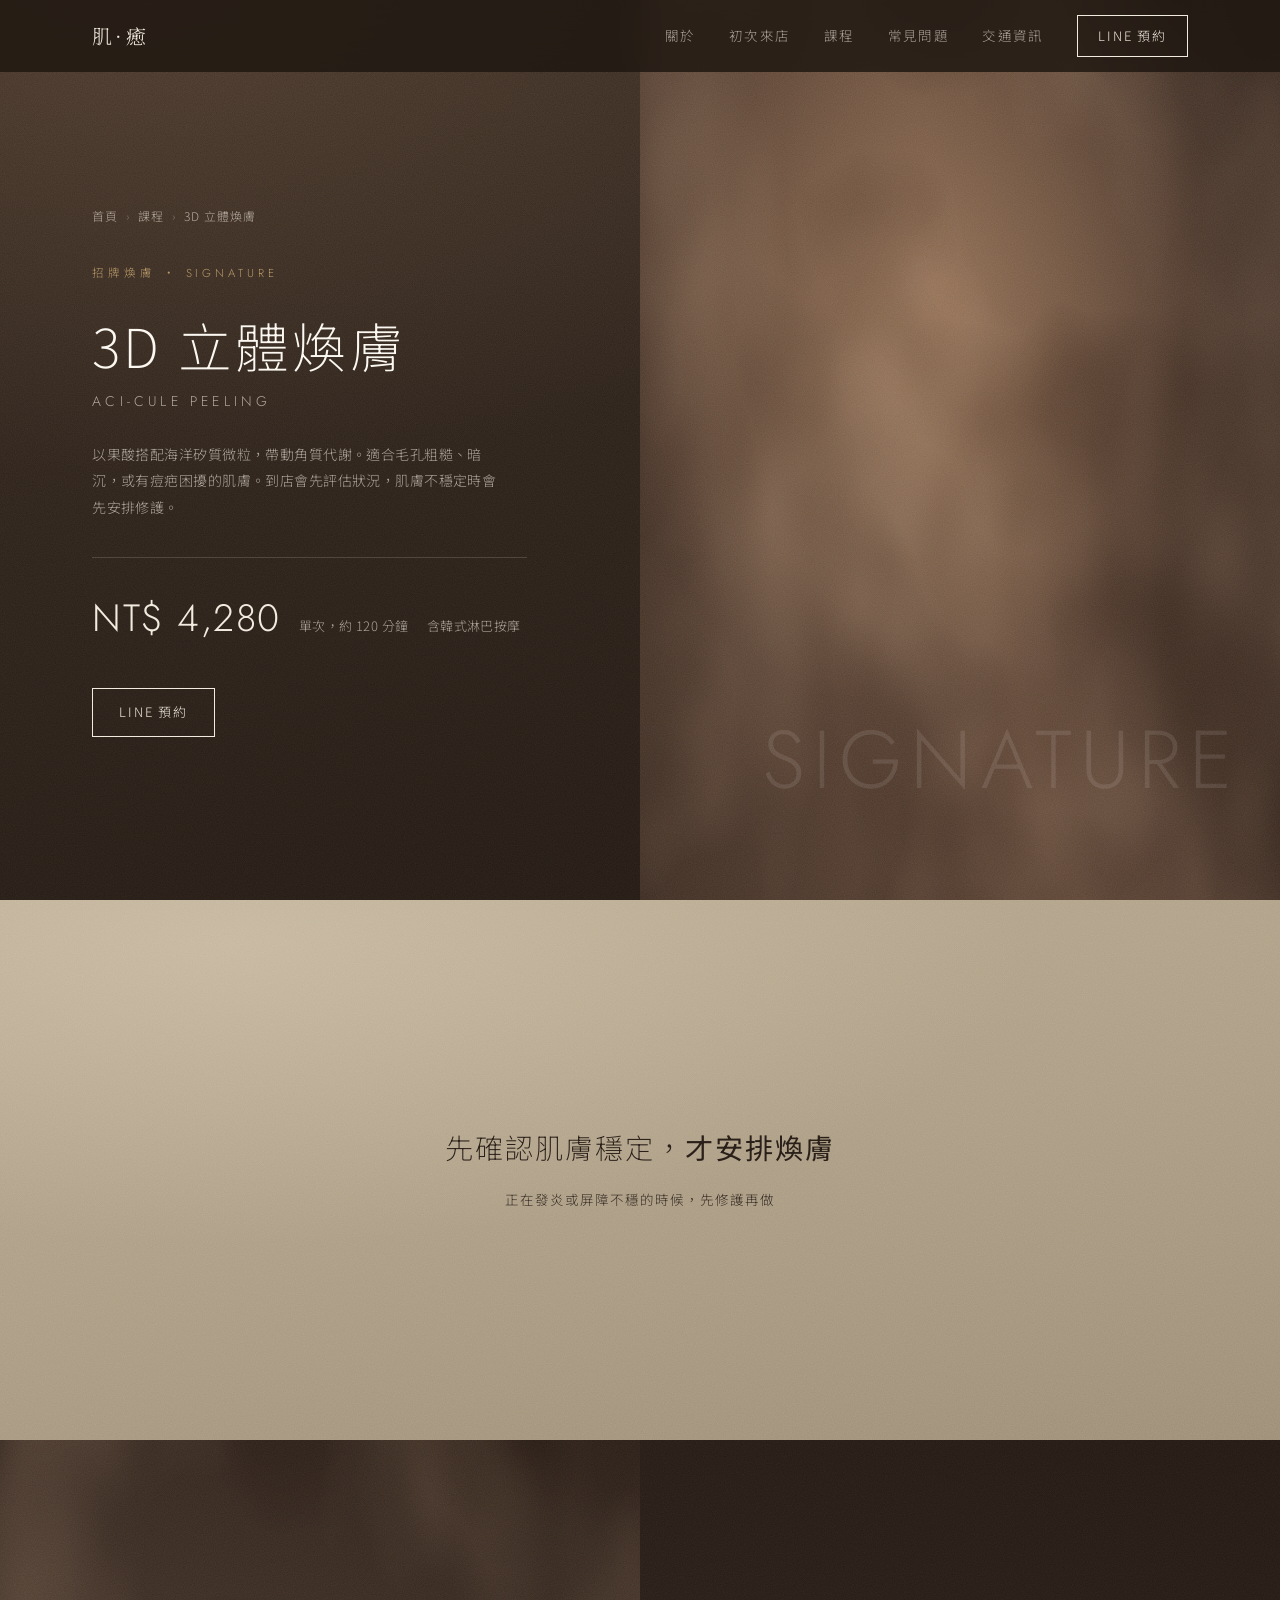
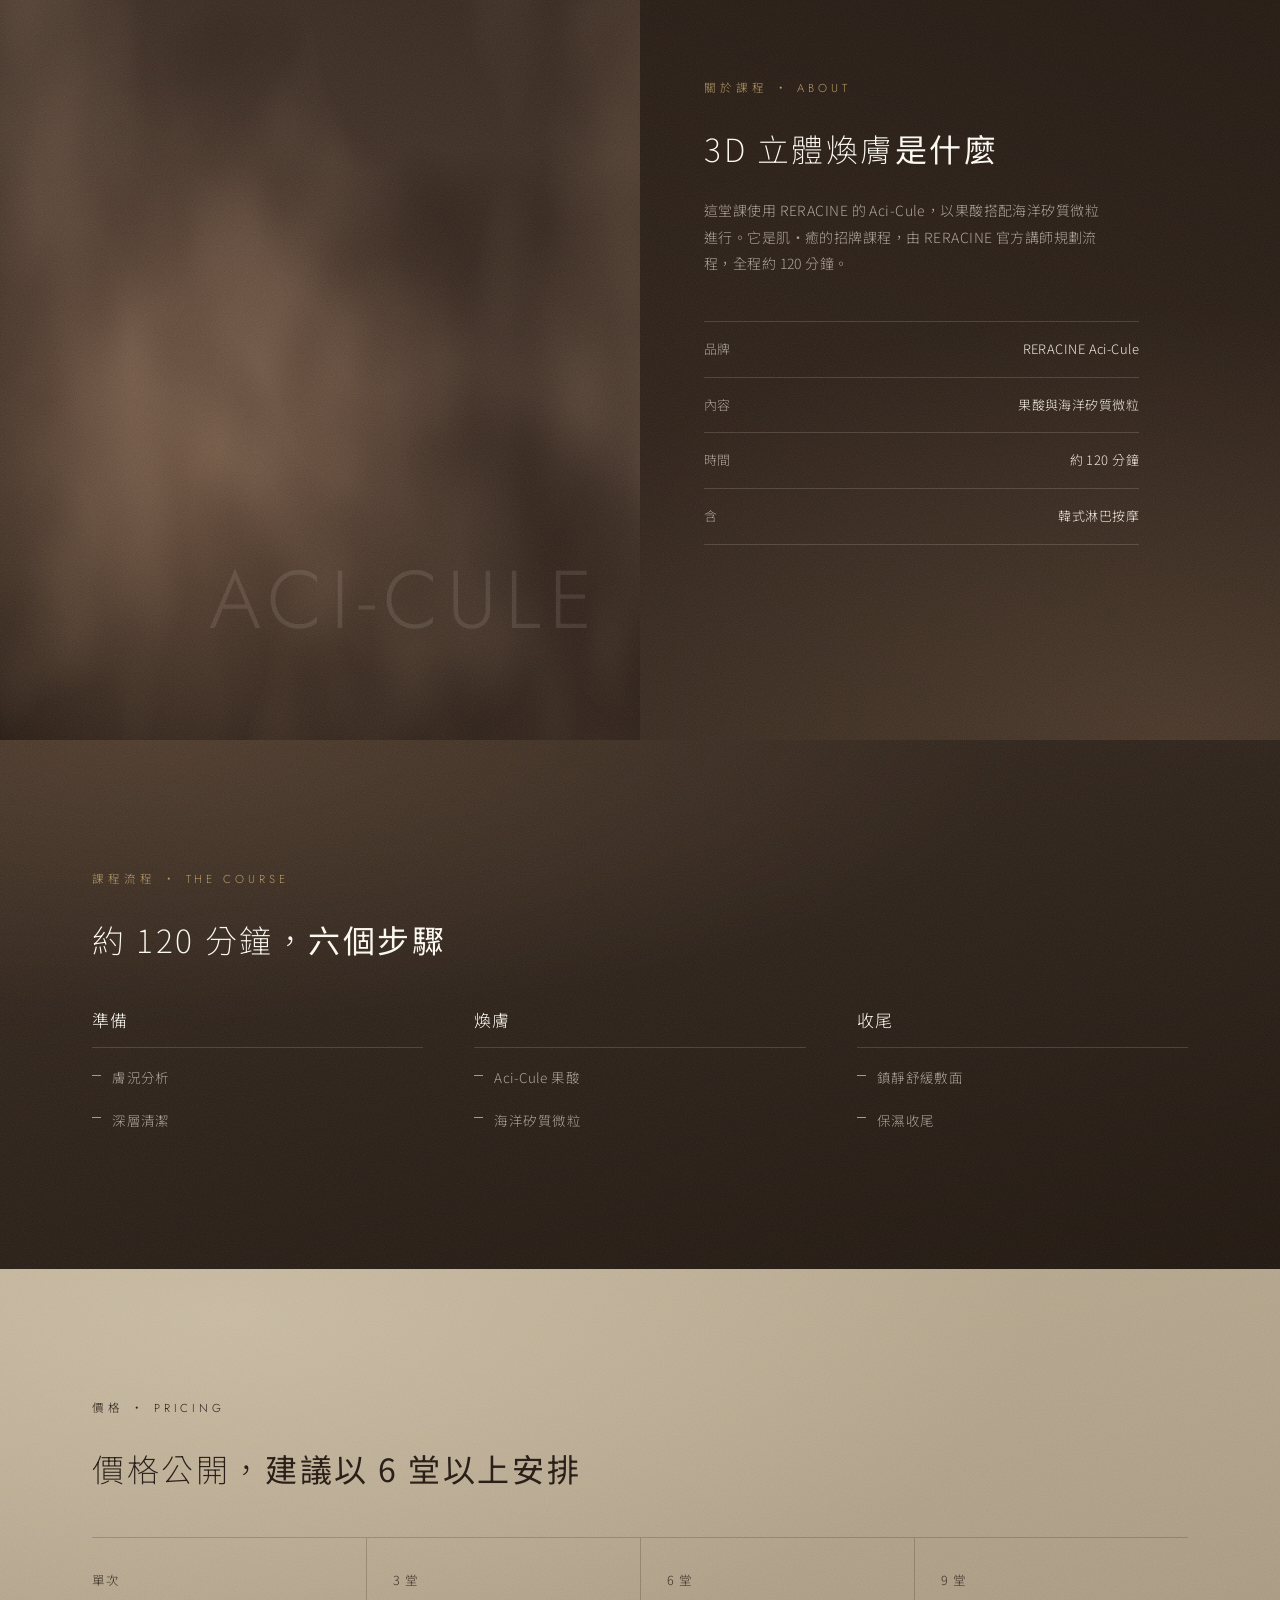
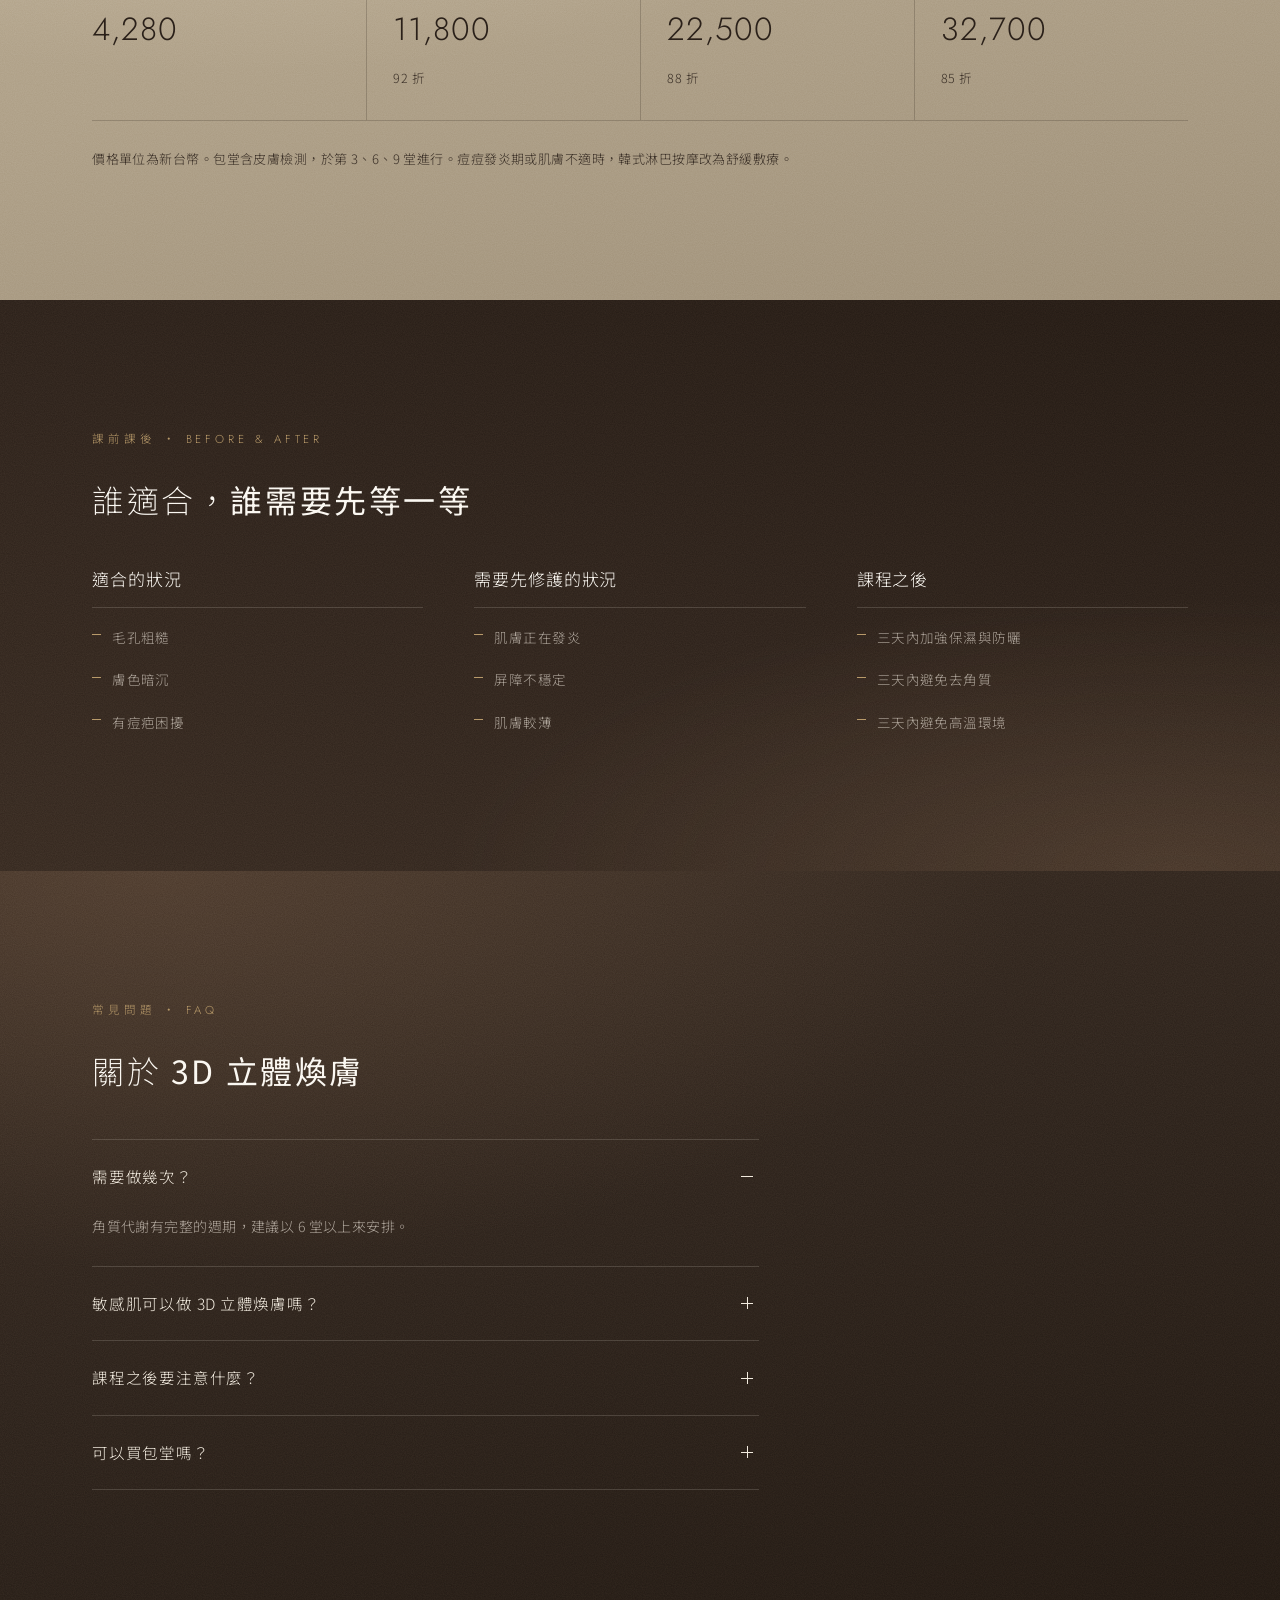
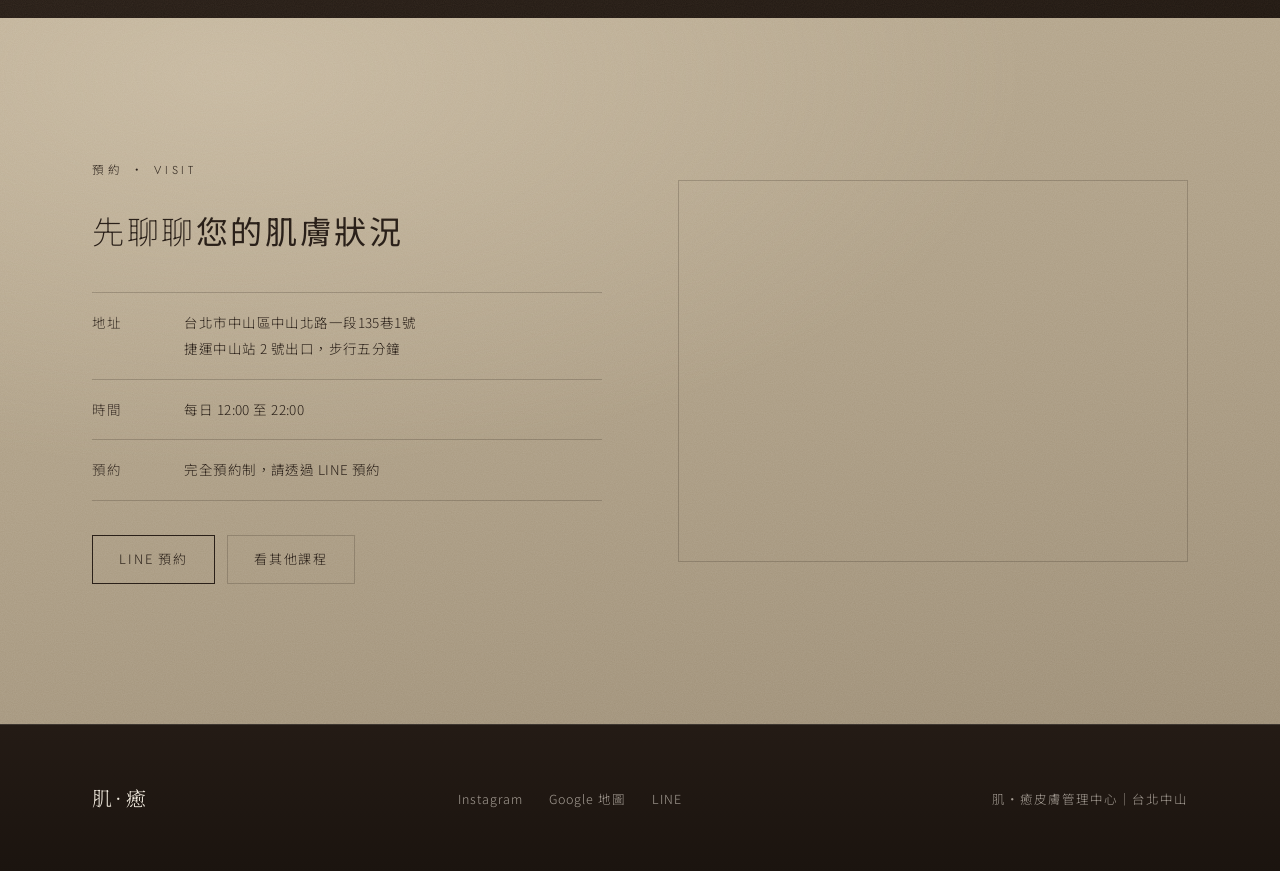
<file: courses/peeling-3d.html>
<!doctype html>
<html lang="zh-Hant">
<head>
<meta charset="utf-8">
<meta name="viewport" content="width=device-width, initial-scale=1">
<title>3D 立體煥膚｜台北中山 RERACINE Aci-Cule・毛孔粗糙・暗沉｜肌·癒皮膚管理中心</title>
<meta name="description" content="台北中山 3D 立體煥膚，使用 RERACINE Aci-Cule，以果酸搭配海洋矽質微粒。約 120 分鐘，單次 4,280 元，含韓式淋巴按摩。到店先評估肌膚狀況，完全預約制。">
<link rel="canonical" href="https://jiyu-skincare.github.io/courses/peeling-3d.html">
<link rel="icon" type="image/svg+xml" href="../assets/favicon.svg">
<meta property="og:type" content="website">
<meta property="og:site_name" content="肌·癒皮膚管理中心">
<meta property="og:locale" content="zh_TW">
<meta property="og:title" content="3D 立體煥膚｜台北中山 RERACINE Aci-Cule・毛孔粗糙・暗沉｜肌·癒皮膚管理中心">
<meta property="og:description" content="台北中山 3D 立體煥膚，使用 RERACINE Aci-Cule，以果酸搭配海洋矽質微粒。約 120 分鐘，單次 4,280 元，含韓式淋巴按摩。到店先評估肌膚狀況，完全預約制。">
<meta property="og:url" content="https://jiyu-skincare.github.io/courses/peeling-3d.html">
<meta property="og:image" content="https://jiyu-skincare.github.io/assets/img/storefront.jpg">
<meta name="twitter:card" content="summary_large_image">
<!-- 最後更新 2026-11-15。價格與包堂依 jiyu-menu/general.html；流程與課後須知取自面診頁 -->
<link rel="preconnect" href="https://fonts.googleapis.com">
<link rel="preconnect" href="https://fonts.gstatic.com" crossorigin>
<link href="https://fonts.googleapis.com/css2?family=Jost:wght@300;400&family=Noto+Sans+TC:wght@200;300;400&family=Noto+Serif+TC:wght@300&display=swap" rel="stylesheet">
<link rel="stylesheet" href="../assets/site-v2.css">
</head>
<body>

<nav>
  <a class="brand" href="../index.html">肌·癒</a>
  <div class="nav-links">
    <a href="../index.html#about">關於</a>
    <a href="../index.html#first-visit">初次來店</a>
    <a href="../index.html#courses">課程</a>
    <a href="../faq.html">常見問題</a>
    <a href="../index.html#visit">交通資訊</a>
    <a class="btn-line" href="https://lin.ee/NUTOopS0" target="_blank" rel="noopener">LINE 預約</a>
  </div>
</nav>

<header class="split on-dark page-hero">
  <div class="split-txt">
    <div class="crumb"><a href="../index.html">首頁</a><i>›</i><a href="../index.html#courses">課程</a><i>›</i>3D 立體煥膚</div>
    <div class="eyebrow">招牌煥膚 · <span class="en">Signature</span></div>
    <h1>3D 立體煥膚</h1>
    <div class="sub-en">ACI-CULE PEELING</div>
    <p class="lead">以果酸搭配海洋矽質微粒，帶動角質代謝。適合毛孔粗糙、暗沉，或有痘疤困擾的肌膚。到店會先評估狀況，肌膚不穩定時會先安排修護。</p>
    <div class="price-row"><b>NT$ 4,280</b><span>單次，約 120 分鐘</span><span>含韓式淋巴按摩</span></div>
    <a class="btn-line" href="https://lin.ee/NUTOopS0" target="_blank" rel="noopener">LINE 預約</a>
  </div>
  <div class="split-img is-tex"><div class="tex umber" data-word="SIGNATURE" aria-hidden="true"></div></div>
</header>

<section class="breathe on-sand">
  <h2 class="rv">先確認肌膚穩定，<strong>才安排煥膚</strong></h2>
  <p class="rv">正在發炎或屏障不穩的時候，先修護再做</p>
</section>

<section class="split flip on-dark tone-b">
  <div class="split-txt rv">
    <div class="eyebrow">關於課程 · <span class="en">About</span></div>
    <h2 class="h-lg">3D 立體煥膚<strong>是什麼</strong></h2>
    <p class="lead">這堂課使用 RERACINE 的 Aci-Cule，以果酸搭配海洋矽質微粒進行。它是肌·癒的招牌課程，由 RERACINE 官方講師規劃流程，全程約 120 分鐘。</p>
    <dl class="spec">
      <div><dt>品牌</dt><dd>RERACINE Aci-Cule</dd></div>
      <div><dt>內容</dt><dd>果酸與海洋矽質微粒</dd></div>
      <div><dt>時間</dt><dd>約 120 分鐘</dd></div>
      <div><dt>含</dt><dd>韓式淋巴按摩</dd></div>
    </dl>
  </div>
  <div class="split-img is-tex"><div class="tex deep" data-word="ACI-CULE" aria-hidden="true"></div></div>
</section>

<section class="sec on-dark" id="steps">
  <div class="sec-head rv">
    <div class="eyebrow">課程流程 · <span class="en">The Course</span></div>
    <h2 class="h-lg">約 120 分鐘，<strong>六個步驟</strong></h2>
  </div>
  <div class="care3 rv">
    <div>
      <h3>準備</h3>
      <ul><li>膚況分析</li><li>深層清潔</li></ul>
    </div>
    <div>
      <h3>煥膚</h3>
      <ul><li>Aci-Cule 果酸</li><li>海洋矽質微粒</li></ul>
    </div>
    <div>
      <h3>收尾</h3>
      <ul><li>鎮靜舒緩敷面</li><li>保濕收尾</li></ul>
    </div>
  </div>
</section>

<section class="sec on-sand" id="price">
  <div class="sec-head rv">
    <div class="eyebrow">價格 · <span class="en">Pricing</span></div>
    <h2 class="h-lg">價格公開，<strong>建議以 6 堂以上安排</strong></h2>
  </div>
  <dl class="plans rv">
    <div><dt>單次</dt><dd>4,280</dd></div>
    <div><dt>3 堂</dt><dd>11,800<small>92 折</small></dd></div>
    <div><dt>6 堂</dt><dd>22,500<small>88 折</small></dd></div>
    <div><dt>9 堂</dt><dd>32,700<small>85 折</small></dd></div>
  </dl>
  <p class="notes rv">價格單位為新台幣。包堂含皮膚檢測，於第 3、6、9 堂進行。痘痘發炎期或肌膚不適時，韓式淋巴按摩改為舒緩敷療。</p>
</section>

<section class="sec on-dark tone-b" id="care">
  <div class="sec-head rv">
    <div class="eyebrow">課前課後 · <span class="en">Before &amp; After</span></div>
    <h2 class="h-lg">誰適合，<strong>誰需要先等一等</strong></h2>
  </div>
  <div class="care3 rv">
    <div>
      <h3>適合的狀況</h3>
      <ul><li>毛孔粗糙</li><li>膚色暗沉</li><li>有痘疤困擾</li></ul>
    </div>
    <div>
      <h3>需要先修護的狀況</h3>
      <ul><li>肌膚正在發炎</li><li>屏障不穩定</li><li>肌膚較薄</li></ul>
    </div>
    <div>
      <h3>課程之後</h3>
      <ul><li>三天內加強保濕與防曬</li><li>三天內避免去角質</li><li>三天內避免高溫環境</li></ul>
    </div>
  </div>
</section>

<section class="sec on-dark" id="faq">
  <div class="sec-head rv">
    <div class="eyebrow">常見問題 · <span class="en">FAQ</span></div>
    <h2 class="h-lg">關於 <strong>3D 立體煥膚</strong></h2>
  </div>
  <div class="faq rv">
      <details open>
        <summary>需要做幾次？</summary>
        <p>角質代謝有完整的週期，建議以 6 堂以上來安排。</p>
      </details>
      <details>
        <summary>敏感肌可以做 3D 立體煥膚嗎？</summary>
        <p>肌膚正在發炎、屏障不穩或較薄的時候，需要先完成修護再安排。到店會先評估，必要時會建議先從<a class="link-u" href="sensitive-repair.html">敏感肌修護管理</a>開始。</p>
      </details>
      <details>
        <summary>課程之後要注意什麼？</summary>
        <p>課程後三天內請加強保濕與防曬，並避免去角質與高溫環境。</p>
      </details>
      <details>
        <summary>可以買包堂嗎？</summary>
        <p>可以。3 堂 11,800 元、6 堂 22,500 元、9 堂 32,700 元，包堂含皮膚檢測。</p>
      </details>
  </div>
</section>

<section class="visit on-sand" id="visit">
  <div class="rv">
    <div class="eyebrow">預約 · <span class="en">Visit</span></div>
    <h2 class="h-lg">先聊聊<strong>您的肌膚狀況</strong></h2>
    <dl class="info">
      <div><dt>地址</dt><dd>台北市中山區中山北路一段135巷1號<br>捷運中山站 2 號出口，步行五分鐘</dd></div>
      <div><dt>時間</dt><dd>每日 12:00 至 22:00</dd></div>
      <div><dt>預約</dt><dd>完全預約制，請透過 LINE 預約</dd></div>
    </dl>
    <div class="visit-links">
      <a class="btn-line" href="https://lin.ee/NUTOopS0" target="_blank" rel="noopener">LINE 預約</a>
      <a class="btn-line ghost" href="../index.html#courses">看其他課程</a>
    </div>
  </div>
  <div class="map rv"><iframe title="肌·癒皮膚管理中心 Google 地圖" src="https://maps.google.com/maps?cid=13029954683794397936&amp;hl=zh-TW&amp;z=16&amp;output=embed" loading="lazy" referrerpolicy="no-referrer-when-downgrade"></iframe></div>
</section>

<footer>
  <a class="brand" href="../index.html">肌·癒</a>
  <div class="foot-links"><a href="https://www.instagram.com/jiyu.tw/" target="_blank" rel="noopener">Instagram</a><a href="https://www.google.com/maps?cid=13029954683794397936" target="_blank" rel="noopener">Google 地圖</a><a href="https://lin.ee/NUTOopS0" target="_blank" rel="noopener">LINE</a></div>
  <div>肌·癒皮膚管理中心｜台北中山</div>
</footer>

<script type="application/ld+json">
{
 "@context": "https://schema.org",
 "@graph": [
  {
   "@type": "BreadcrumbList",
   "itemListElement": [
    {
     "@type": "ListItem",
     "position": 1,
     "name": "首頁",
     "item": "https://jiyu-skincare.github.io/"
    },
    {
     "@type": "ListItem",
     "position": 2,
     "name": "課程",
     "item": "https://jiyu-skincare.github.io/#courses"
    },
    {
     "@type": "ListItem",
     "position": 3,
     "name": "3D 立體煥膚"
    }
   ]
  },
  {
   "@type": "Service",
   "name": "3D 立體煥膚",
   "serviceType": "角質代謝保養",
   "description": "使用 RERACINE Aci-Cule，以果酸搭配海洋矽質微粒的課程，約 120 分鐘，單次 4,280 元，含韓式淋巴按摩。",
   "areaServed": "台北市中山區",
   "provider": {
    "@type": "HealthAndBeautyBusiness",
    "name": "肌·癒皮膚管理中心",
    "address": {
     "@type": "PostalAddress",
     "streetAddress": "中山北路一段135巷1號",
     "addressLocality": "中山區",
     "addressRegion": "台北市",
     "postalCode": "104",
     "addressCountry": "TW"
    }
   },
   "offers": [
    {
     "@type": "Offer",
     "name": "3D 立體煥膚 單次",
     "price": "4280",
     "priceCurrency": "TWD"
    },
    {
     "@type": "Offer",
     "name": "3D 立體煥膚 3 堂",
     "price": "11800",
     "priceCurrency": "TWD"
    },
    {
     "@type": "Offer",
     "name": "3D 立體煥膚 6 堂",
     "price": "22500",
     "priceCurrency": "TWD"
    },
    {
     "@type": "Offer",
     "name": "3D 立體煥膚 9 堂",
     "price": "32700",
     "priceCurrency": "TWD"
    }
   ]
  },
  {
   "@type": "FAQPage",
   "mainEntity": [
    {
     "@type": "Question",
     "name": "需要做幾次？",
     "acceptedAnswer": {
      "@type": "Answer",
      "text": "角質代謝有完整的週期，建議以 6 堂以上來安排。"
     }
    },
    {
     "@type": "Question",
     "name": "敏感肌可以做 3D 立體煥膚嗎？",
     "acceptedAnswer": {
      "@type": "Answer",
      "text": "肌膚正在發炎、屏障不穩或較薄的時候，需要先完成修護再安排。到店會先評估，必要時會建議先從敏感肌修護管理開始。"
     }
    },
    {
     "@type": "Question",
     "name": "課程之後要注意什麼？",
     "acceptedAnswer": {
      "@type": "Answer",
      "text": "課程後三天內請加強保濕與防曬，並避免去角質與高溫環境。"
     }
    },
    {
     "@type": "Question",
     "name": "可以買包堂嗎？",
     "acceptedAnswer": {
      "@type": "Answer",
      "text": "可以。3 堂 11,800 元、6 堂 22,500 元、9 堂 32,700 元，包堂含皮膚檢測。"
     }
    }
   ]
  }
 ]
}
</script>
<script src="../assets/site.js" defer></script>
</body>
</html>
</file>
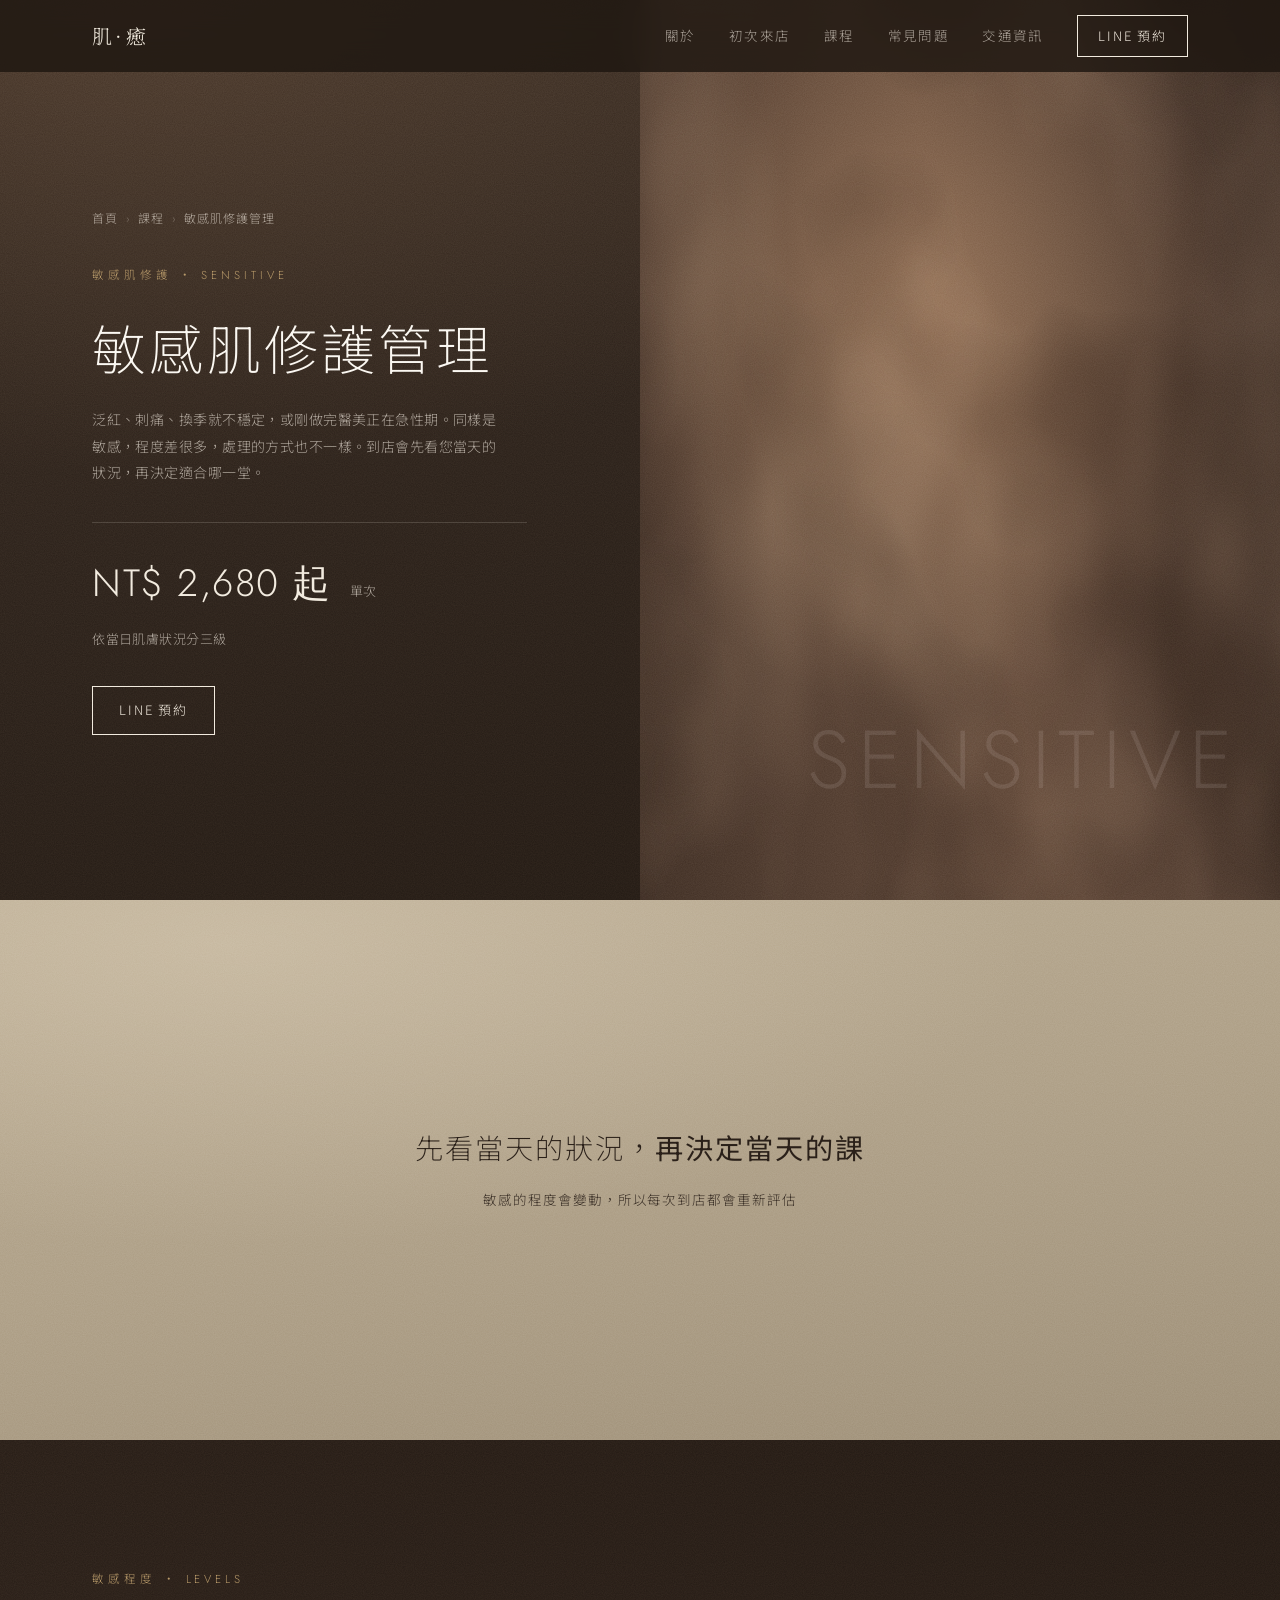
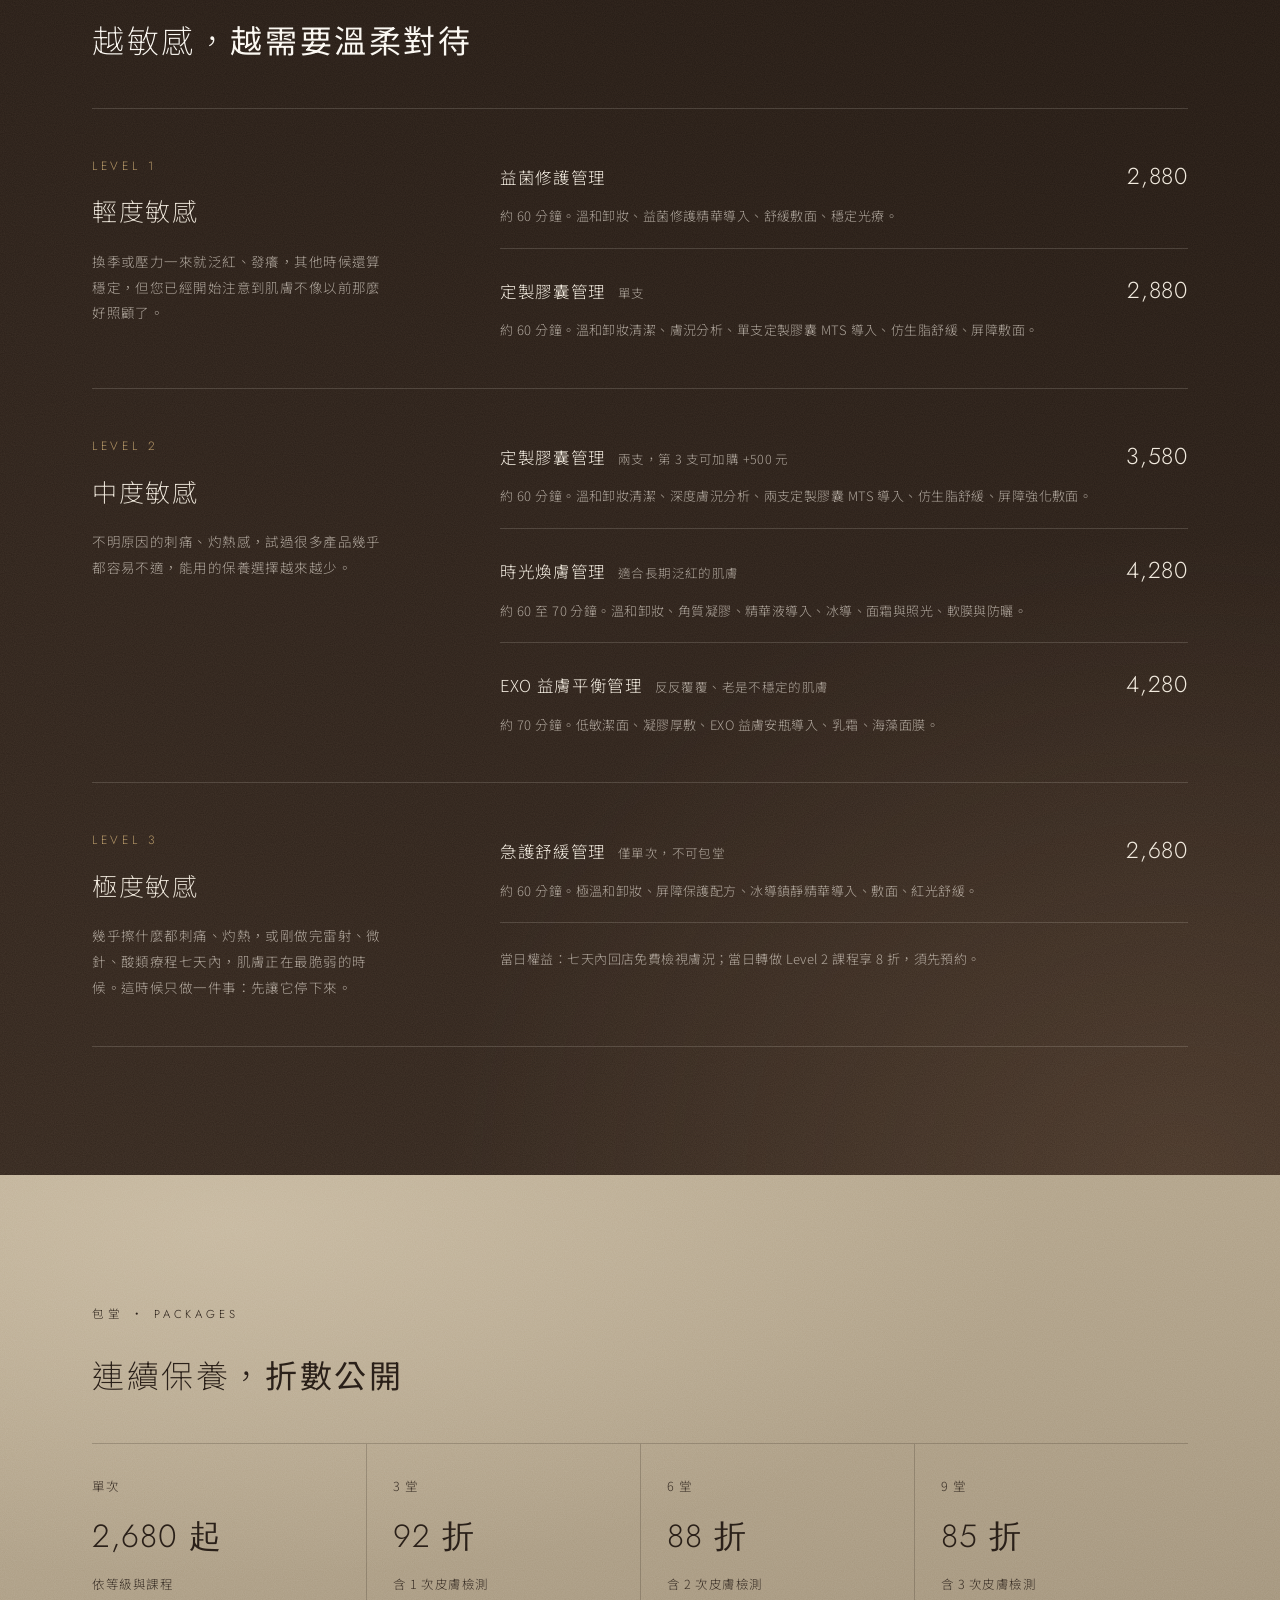
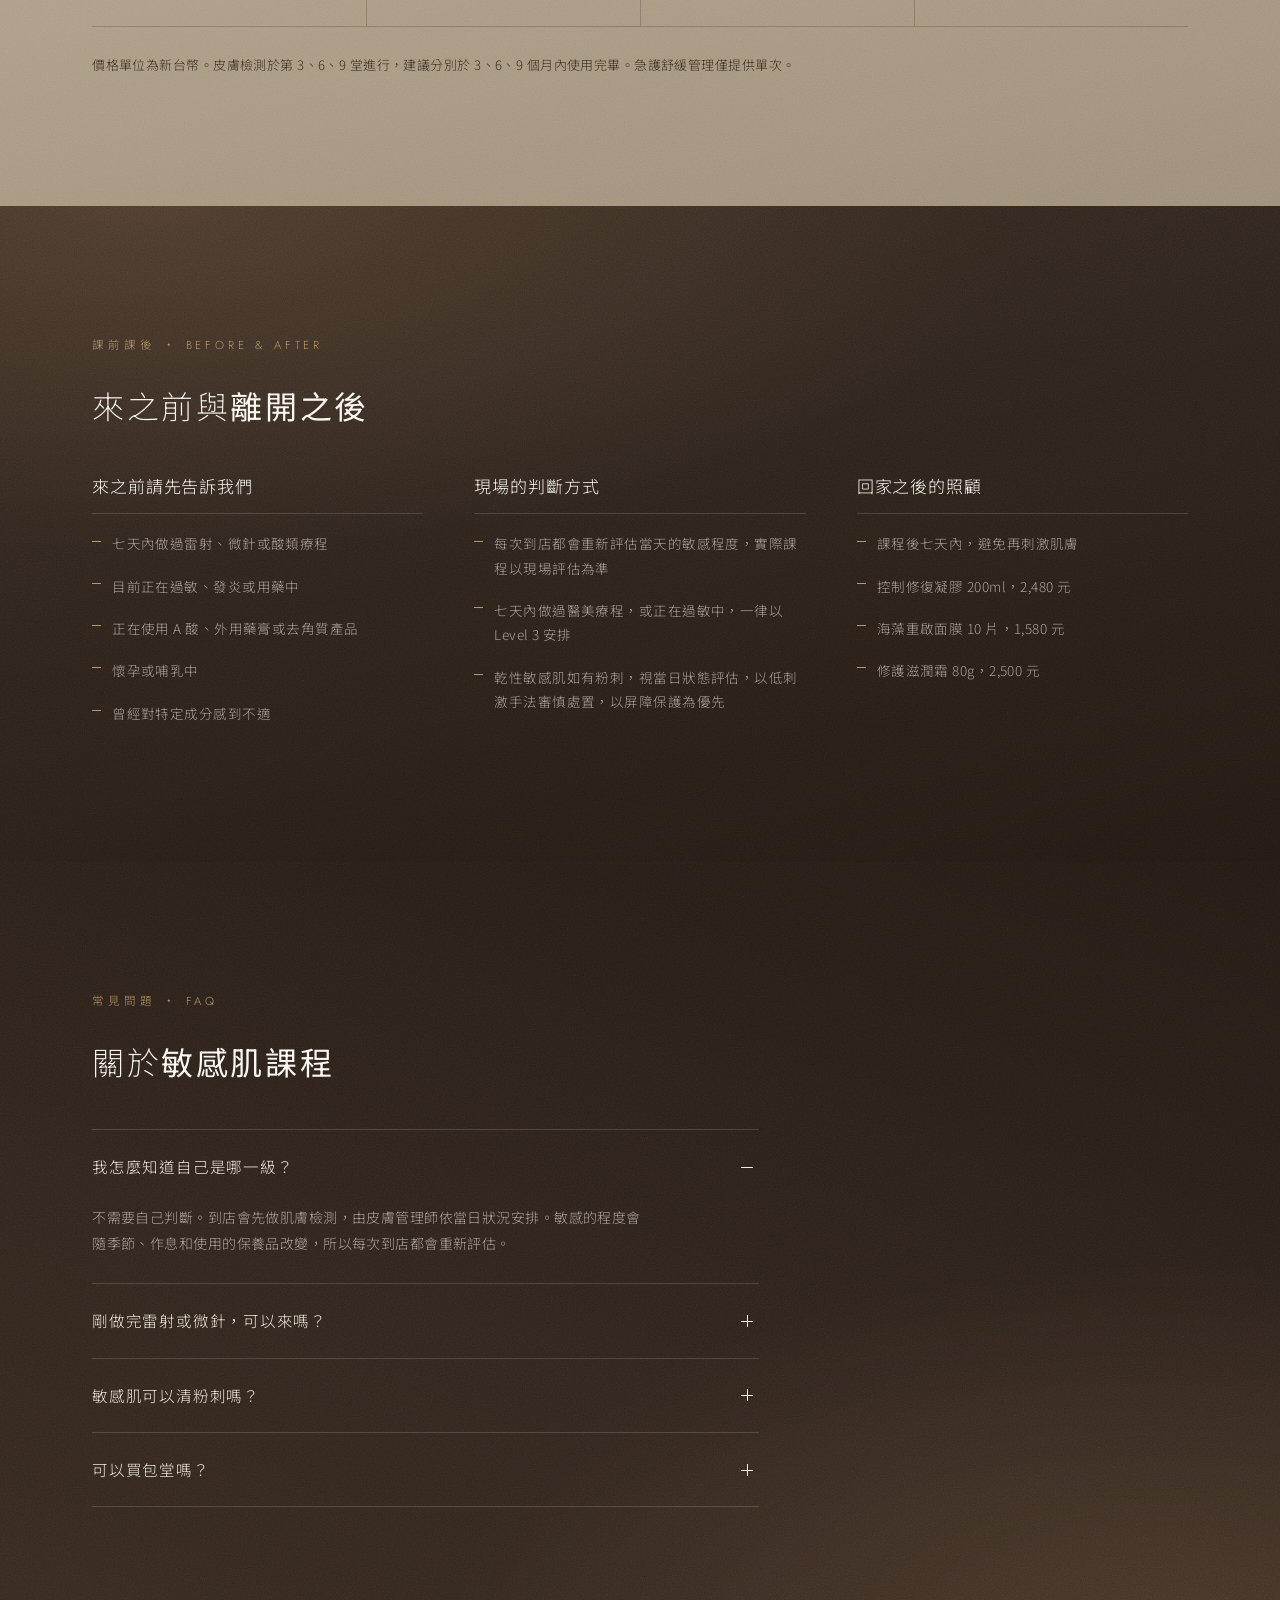
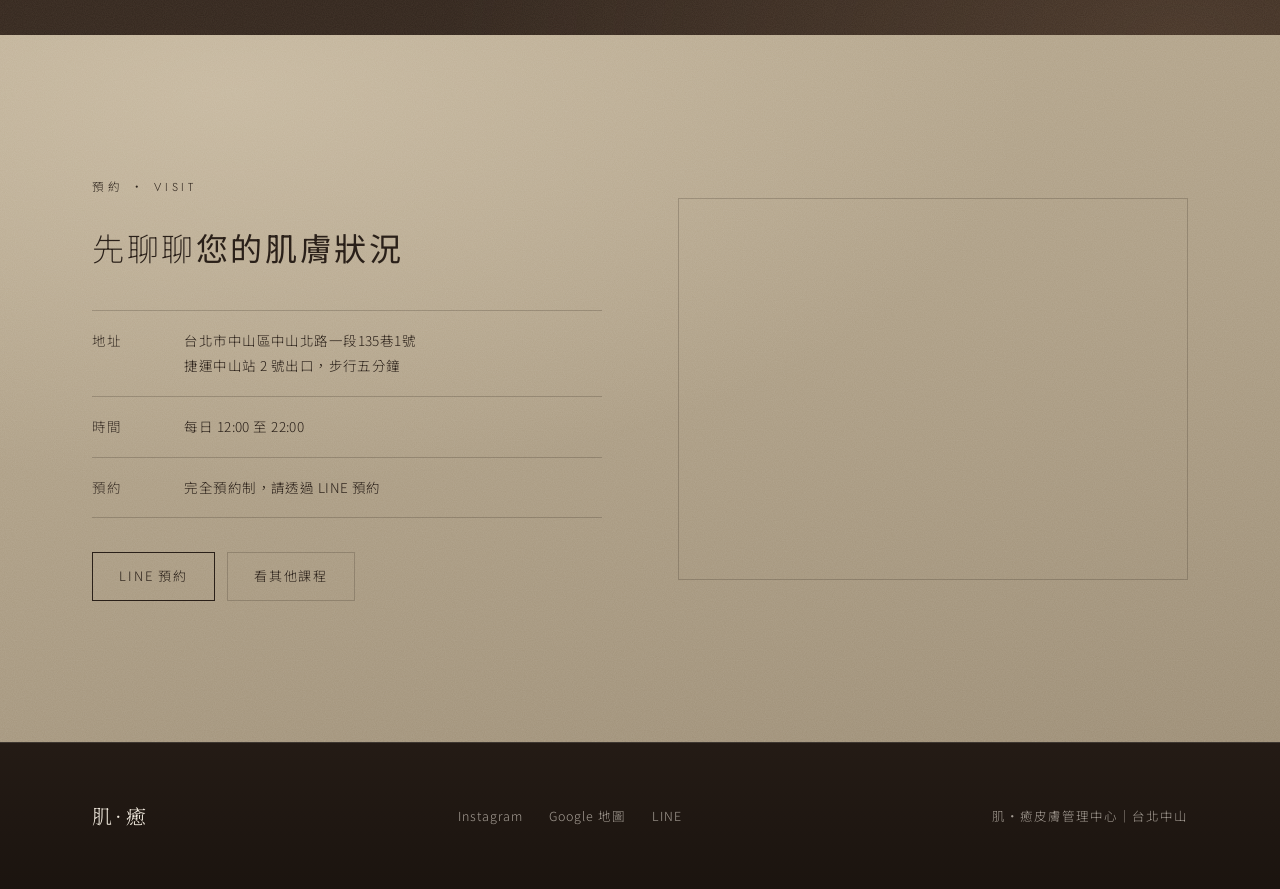
<file: courses/sensitive-repair.html>
<!doctype html>
<html lang="zh-Hant">
<head>
<meta charset="utf-8">
<meta name="viewport" content="width=device-width, initial-scale=1">
<title>敏感肌修護管理｜台北中山敏感肌保養・泛紅刺痛・肌膚檢測分級｜肌·癒皮膚管理中心</title>
<meta name="description" content="台北中山敏感肌保養。肌·癒依當日肌膚狀況分成三個等級安排課程，單次 2,680 元起。泛紅、刺痛、換季不穩定，或剛做完醫美的急性期，到店先做肌膚檢測再決定當天的課程。">
<link rel="canonical" href="https://jiyu-skincare.github.io/courses/sensitive-repair.html">
<link rel="icon" type="image/svg+xml" href="../assets/favicon.svg">
<meta property="og:type" content="website">
<meta property="og:site_name" content="肌·癒皮膚管理中心">
<meta property="og:locale" content="zh_TW">
<meta property="og:title" content="敏感肌修護管理｜台北中山敏感肌保養・泛紅刺痛・肌膚檢測分級｜肌·癒皮膚管理中心">
<meta property="og:description" content="台北中山敏感肌保養。肌·癒依當日肌膚狀況分成三個等級安排課程，單次 2,680 元起。泛紅、刺痛、換季不穩定，或剛做完醫美的急性期，到店先做肌膚檢測再決定當天的課程。">
<meta property="og:url" content="https://jiyu-skincare.github.io/courses/sensitive-repair.html">
<meta property="og:image" content="https://jiyu-skincare.github.io/assets/img/storefront.jpg">
<meta name="twitter:card" content="summary_large_image">
<!-- 最後更新 2026-11-15。價格依 jiyu-menu/sensitive.html；課程內容與時間取自面診頁 -->
<link rel="preconnect" href="https://fonts.googleapis.com">
<link rel="preconnect" href="https://fonts.gstatic.com" crossorigin>
<link href="https://fonts.googleapis.com/css2?family=Jost:wght@300;400&family=Noto+Sans+TC:wght@200;300;400&family=Noto+Serif+TC:wght@300&display=swap" rel="stylesheet">
<link rel="stylesheet" href="../assets/site-v2.css">
</head>
<body>

<nav>
  <a class="brand" href="../index.html">肌·癒</a>
  <div class="nav-links">
    <a href="../index.html#about">關於</a>
    <a href="../index.html#first-visit">初次來店</a>
    <a href="../index.html#courses">課程</a>
    <a href="../faq.html">常見問題</a>
    <a href="../index.html#visit">交通資訊</a>
    <a class="btn-line" href="https://lin.ee/NUTOopS0" target="_blank" rel="noopener">LINE 預約</a>
  </div>
</nav>

<header class="split on-dark page-hero">
  <div class="split-txt">
    <div class="crumb"><a href="../index.html">首頁</a><i>›</i><a href="../index.html#courses">課程</a><i>›</i>敏感肌修護管理</div>
    <div class="eyebrow">敏感肌修護 · <span class="en">Sensitive</span></div>
    <h1>敏感肌修護管理</h1>
    <p class="lead">泛紅、刺痛、換季就不穩定，或剛做完醫美正在急性期。同樣是敏感，程度差很多，處理的方式也不一樣。到店會先看您當天的狀況，再決定適合哪一堂。</p>
    <div class="price-row"><b>NT$ 2,680 起</b><span>單次</span><span>依當日肌膚狀況分三級</span></div>
    <a class="btn-line" href="https://lin.ee/NUTOopS0" target="_blank" rel="noopener">LINE 預約</a>
  </div>
  <div class="split-img is-tex"><div class="tex umber" data-word="SENSITIVE" aria-hidden="true"></div></div>
</header>

<section class="breathe on-sand">
  <h2 class="rv">先看當天的狀況，<strong>再決定當天的課</strong></h2>
  <p class="rv">敏感的程度會變動，所以每次到店都會重新評估</p>
</section>

<section class="sec on-dark tone-b" id="levels">
  <div class="sec-head rv">
    <div class="eyebrow">敏感程度 · <span class="en">Levels</span></div>
    <h2 class="h-lg">越敏感，<strong>越需要溫柔對待</strong></h2>
  </div>
  <div class="lv rv">
      <div class="lv-r">
        <div>
          <div class="lv-k">Level 1</div>
          <div class="lv-t">輕度敏感</div>
          <p class="lv-w">換季或壓力一來就泛紅、發癢，其他時候還算穩定，但您已經開始注意到肌膚不像以前那麼好照顧了。</p>
        </div>
        <div>
          <div class="lv-i">
            <div class="lv-n">益菌修護管理</div>
            <div class="lv-p">2,880</div>
            <div class="lv-d">約 60 分鐘。溫和卸妝、益菌修護精華導入、舒緩敷面、穩定光療。</div>
          </div>
          <div class="lv-i">
            <div class="lv-n">定製膠囊管理<small>單支</small></div>
            <div class="lv-p">2,880</div>
            <div class="lv-d">約 60 分鐘。溫和卸妝清潔、膚況分析、單支定製膠囊 MTS 導入、仿生脂舒緩、屏障敷面。</div>
          </div>
        </div>
      </div>
      <div class="lv-r">
        <div>
          <div class="lv-k">Level 2</div>
          <div class="lv-t">中度敏感</div>
          <p class="lv-w">不明原因的刺痛、灼熱感，試過很多產品幾乎都容易不適，能用的保養選擇越來越少。</p>
        </div>
        <div>
          <div class="lv-i">
            <div class="lv-n">定製膠囊管理<small>兩支，第 3 支可加購 +500 元</small></div>
            <div class="lv-p">3,580</div>
            <div class="lv-d">約 60 分鐘。溫和卸妝清潔、深度膚況分析、兩支定製膠囊 MTS 導入、仿生脂舒緩、屏障強化敷面。</div>
          </div>
          <div class="lv-i">
            <div class="lv-n">時光煥膚管理<small>適合長期泛紅的肌膚</small></div>
            <div class="lv-p">4,280</div>
            <div class="lv-d">約 60 至 70 分鐘。溫和卸妝、角質凝膠、精華液導入、冰導、面霜與照光、軟膜與防曬。</div>
          </div>
          <div class="lv-i">
            <div class="lv-n">EXO 益膚平衡管理<small>反反覆覆、老是不穩定的肌膚</small></div>
            <div class="lv-p">4,280</div>
            <div class="lv-d">約 70 分鐘。低敏潔面、凝膠厚敷、EXO 益膚安瓶導入、乳霜、海藻面膜。</div>
          </div>
        </div>
      </div>
      <div class="lv-r">
        <div>
          <div class="lv-k">Level 3</div>
          <div class="lv-t">極度敏感</div>
          <p class="lv-w">幾乎擦什麼都刺痛、灼熱，或剛做完雷射、微針、酸類療程七天內，肌膚正在最脆弱的時候。這時候只做一件事：先讓它停下來。</p>
        </div>
        <div>
          <div class="lv-i">
            <div class="lv-n">急護舒緩管理<small>僅單次，不可包堂</small></div>
            <div class="lv-p">2,680</div>
            <div class="lv-d">約 60 分鐘。極溫和卸妝、屏障保護配方、冰導鎮靜精華導入、敷面、紅光舒緩。</div>
          </div>
          <div class="lv-i"><div class="lv-note">當日權益：七天內回店免費檢視膚況；當日轉做 Level 2 課程享 8 折，須先預約。</div></div>
        </div>
      </div>
  </div>
</section>

<section class="sec on-sand" id="price">
  <div class="sec-head rv">
    <div class="eyebrow">包堂 · <span class="en">Packages</span></div>
    <h2 class="h-lg">連續保養，<strong>折數公開</strong></h2>
  </div>
  <dl class="plans rv">
    <div><dt>單次</dt><dd>2,680 起<small>依等級與課程</small></dd></div>
    <div><dt>3 堂</dt><dd>92 折<small>含 1 次皮膚檢測</small></dd></div>
    <div><dt>6 堂</dt><dd>88 折<small>含 2 次皮膚檢測</small></dd></div>
    <div><dt>9 堂</dt><dd>85 折<small>含 3 次皮膚檢測</small></dd></div>
  </dl>
  <p class="notes rv">價格單位為新台幣。皮膚檢測於第 3、6、9 堂進行，建議分別於 3、6、9 個月內使用完畢。急護舒緩管理僅提供單次。</p>
</section>

<section class="sec on-dark" id="care">
  <div class="sec-head rv">
    <div class="eyebrow">課前課後 · <span class="en">Before &amp; After</span></div>
    <h2 class="h-lg">來之前與<strong>離開之後</strong></h2>
  </div>
  <div class="care3 rv">
    <div>
      <h3>來之前請先告訴我們</h3>
      <ul>
        <li>七天內做過雷射、微針或酸類療程</li>
        <li>目前正在過敏、發炎或用藥中</li>
        <li>正在使用 A 酸、外用藥膏或去角質產品</li>
        <li>懷孕或哺乳中</li>
        <li>曾經對特定成分感到不適</li>
      </ul>
    </div>
    <div>
      <h3>現場的判斷方式</h3>
      <ul>
        <li>每次到店都會重新評估當天的敏感程度，實際課程以現場評估為準</li>
        <li>七天內做過醫美療程，或正在過敏中，一律以 Level 3 安排</li>
        <li>乾性敏感肌如有粉刺，視當日狀態評估，以低刺激手法審慎處置，以屏障保護為優先</li>
      </ul>
    </div>
    <div>
      <h3>回家之後的照顧</h3>
      <ul>
        <li>課程後七天內，避免再刺激肌膚</li>
        <li>控制修復凝膠 200ml，2,480 元</li>
        <li>海藻重啟面膜 10 片，1,580 元</li>
        <li>修護滋潤霜 80g，2,500 元</li>
      </ul>
    </div>
  </div>
</section>

<section class="sec on-dark tone-b" id="faq">
  <div class="sec-head rv">
    <div class="eyebrow">常見問題 · <span class="en">FAQ</span></div>
    <h2 class="h-lg">關於<strong>敏感肌課程</strong></h2>
  </div>
  <div class="faq rv">
      <details open>
        <summary>我怎麼知道自己是哪一級？</summary>
        <p>不需要自己判斷。到店會先做肌膚檢測，由皮膚管理師依當日狀況安排。敏感的程度會隨季節、作息和使用的保養品改變，所以每次到店都會重新評估。</p>
      </details>
      <details>
        <summary>剛做完雷射或微針，可以來嗎？</summary>
        <p>七天內做過雷射、微針或酸類療程，一律以 Level 3 安排急護舒緩管理，只做鎮靜與舒緩，不做其他處理。</p>
      </details>
      <details>
        <summary>敏感肌可以清粉刺嗎？</summary>
        <p>乾性敏感肌如有粉刺，會依當日肌膚狀態評估，以低刺激的手法審慎處置，以屏障保護為優先。狀況不允許時不會勉強處理。</p>
      </details>
      <details>
        <summary>可以買包堂嗎？</summary>
        <p>可以。3 堂 92 折、6 堂 88 折、9 堂 85 折，包堂含皮膚檢測，於第 3、6、9 堂進行。急護舒緩管理僅提供單次，不可包堂。</p>
      </details>
  </div>
</section>

<section class="visit on-sand" id="visit">
  <div class="rv">
    <div class="eyebrow">預約 · <span class="en">Visit</span></div>
    <h2 class="h-lg">先聊聊<strong>您的肌膚狀況</strong></h2>
    <dl class="info">
      <div><dt>地址</dt><dd>台北市中山區中山北路一段135巷1號<br>捷運中山站 2 號出口，步行五分鐘</dd></div>
      <div><dt>時間</dt><dd>每日 12:00 至 22:00</dd></div>
      <div><dt>預約</dt><dd>完全預約制，請透過 LINE 預約</dd></div>
    </dl>
    <div class="visit-links">
      <a class="btn-line" href="https://lin.ee/NUTOopS0" target="_blank" rel="noopener">LINE 預約</a>
      <a class="btn-line ghost" href="../index.html#courses">看其他課程</a>
    </div>
  </div>
  <div class="map rv"><iframe title="肌·癒皮膚管理中心 Google 地圖" src="https://maps.google.com/maps?cid=13029954683794397936&amp;hl=zh-TW&amp;z=16&amp;output=embed" loading="lazy" referrerpolicy="no-referrer-when-downgrade"></iframe></div>
</section>

<footer>
  <a class="brand" href="../index.html">肌·癒</a>
  <div class="foot-links"><a href="https://www.instagram.com/jiyu.tw/" target="_blank" rel="noopener">Instagram</a><a href="https://www.google.com/maps?cid=13029954683794397936" target="_blank" rel="noopener">Google 地圖</a><a href="https://lin.ee/NUTOopS0" target="_blank" rel="noopener">LINE</a></div>
  <div>肌·癒皮膚管理中心｜台北中山</div>
</footer>

<script type="application/ld+json">
{
 "@context": "https://schema.org",
 "@graph": [
  {
   "@type": "BreadcrumbList",
   "itemListElement": [
    {
     "@type": "ListItem",
     "position": 1,
     "name": "首頁",
     "item": "https://jiyu-skincare.github.io/"
    },
    {
     "@type": "ListItem",
     "position": 2,
     "name": "課程",
     "item": "https://jiyu-skincare.github.io/#courses"
    },
    {
     "@type": "ListItem",
     "position": 3,
     "name": "敏感肌修護管理"
    }
   ]
  },
  {
   "@type": "Service",
   "name": "敏感肌修護管理",
   "serviceType": "敏感肌保養",
   "description": "依當日肌膚狀況分成三個等級安排的敏感肌課程，單次 2,680 元起。",
   "areaServed": "台北市中山區",
   "provider": {
    "@type": "HealthAndBeautyBusiness",
    "name": "肌·癒皮膚管理中心",
    "address": {
     "@type": "PostalAddress",
     "streetAddress": "中山北路一段135巷1號",
     "addressLocality": "中山區",
     "addressRegion": "台北市",
     "postalCode": "104",
     "addressCountry": "TW"
    }
   },
   "offers": [
    {
     "@type": "Offer",
     "name": "益菌修護管理",
     "price": "2880",
     "priceCurrency": "TWD"
    },
    {
     "@type": "Offer",
     "name": "定製膠囊管理（單支）",
     "price": "2880",
     "priceCurrency": "TWD"
    },
    {
     "@type": "Offer",
     "name": "定製膠囊管理（兩支）",
     "price": "3580",
     "priceCurrency": "TWD"
    },
    {
     "@type": "Offer",
     "name": "時光煥膚管理",
     "price": "4280",
     "priceCurrency": "TWD"
    },
    {
     "@type": "Offer",
     "name": "EXO 益膚平衡管理",
     "price": "4280",
     "priceCurrency": "TWD"
    },
    {
     "@type": "Offer",
     "name": "急護舒緩管理",
     "price": "2680",
     "priceCurrency": "TWD"
    }
   ]
  },
  {
   "@type": "FAQPage",
   "mainEntity": [
    {
     "@type": "Question",
     "name": "我怎麼知道自己是哪一級？",
     "acceptedAnswer": {
      "@type": "Answer",
      "text": "不需要自己判斷。到店會先做肌膚檢測，由皮膚管理師依當日狀況安排。敏感的程度會隨季節、作息和使用的保養品改變，所以每次到店都會重新評估。"
     }
    },
    {
     "@type": "Question",
     "name": "剛做完雷射或微針，可以來嗎？",
     "acceptedAnswer": {
      "@type": "Answer",
      "text": "七天內做過雷射、微針或酸類療程，一律以 Level 3 安排急護舒緩管理，只做鎮靜與舒緩，不做其他處理。"
     }
    },
    {
     "@type": "Question",
     "name": "敏感肌可以清粉刺嗎？",
     "acceptedAnswer": {
      "@type": "Answer",
      "text": "乾性敏感肌如有粉刺，會依當日肌膚狀態評估，以低刺激的手法審慎處置，以屏障保護為優先。狀況不允許時不會勉強處理。"
     }
    },
    {
     "@type": "Question",
     "name": "可以買包堂嗎？",
     "acceptedAnswer": {
      "@type": "Answer",
      "text": "可以。3 堂 92 折、6 堂 88 折、9 堂 85 折，包堂含皮膚檢測，於第 3、6、9 堂進行。急護舒緩管理僅提供單次，不可包堂。"
     }
    }
   ]
  }
 ]
}
</script>
<script src="../assets/site.js" defer></script>
</body>
</html>
</file>
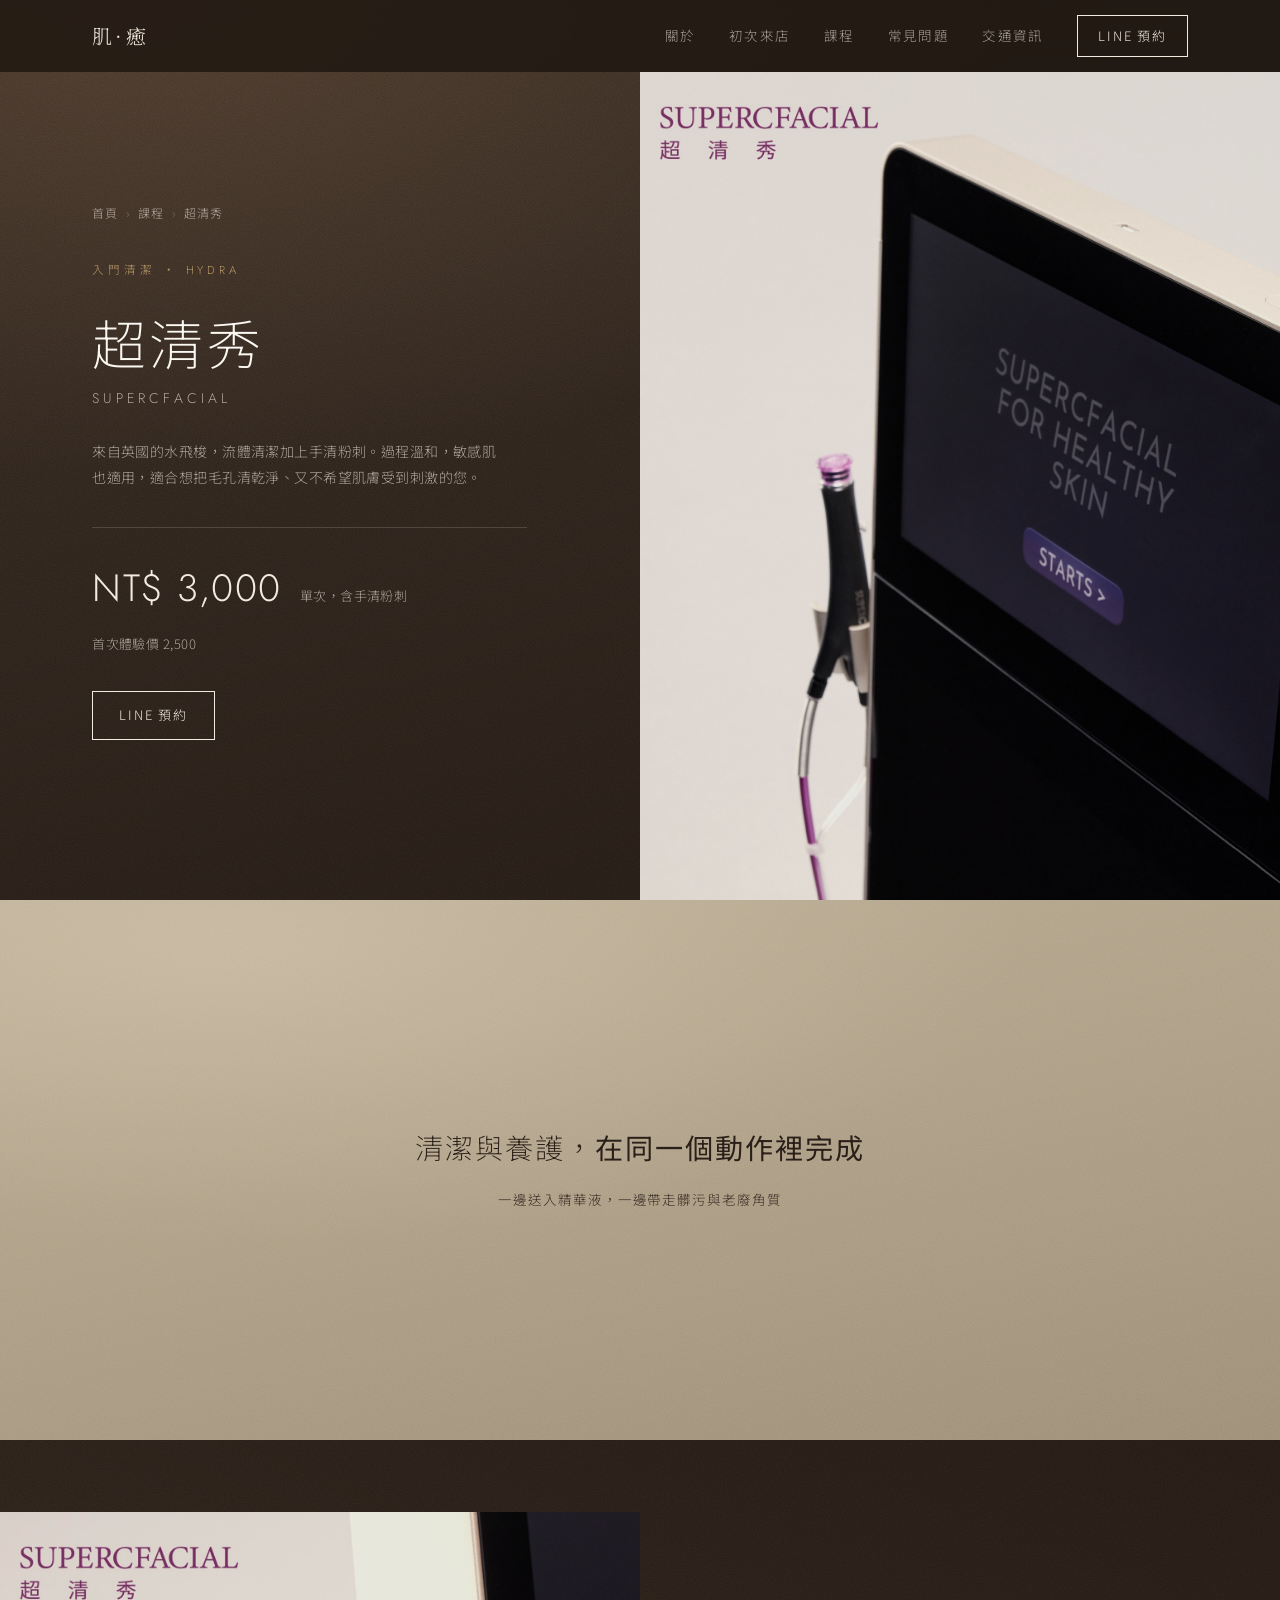
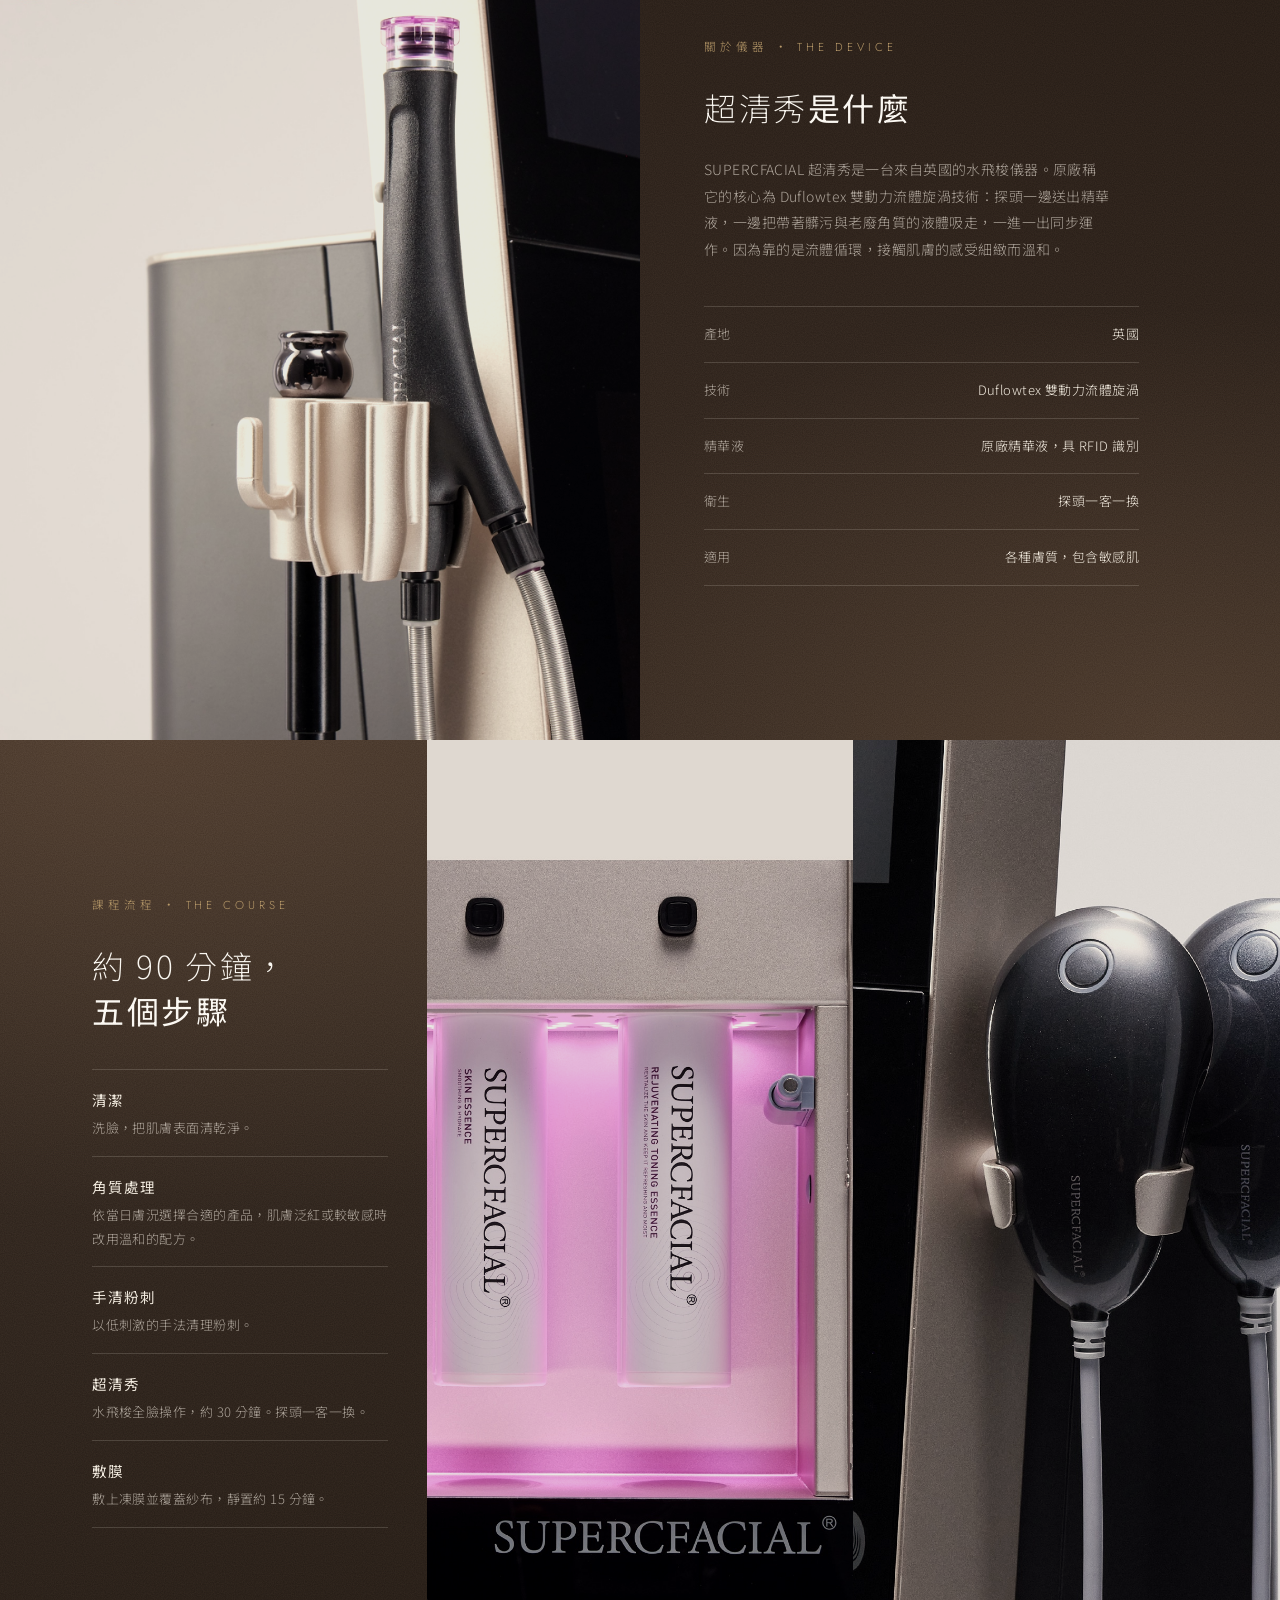
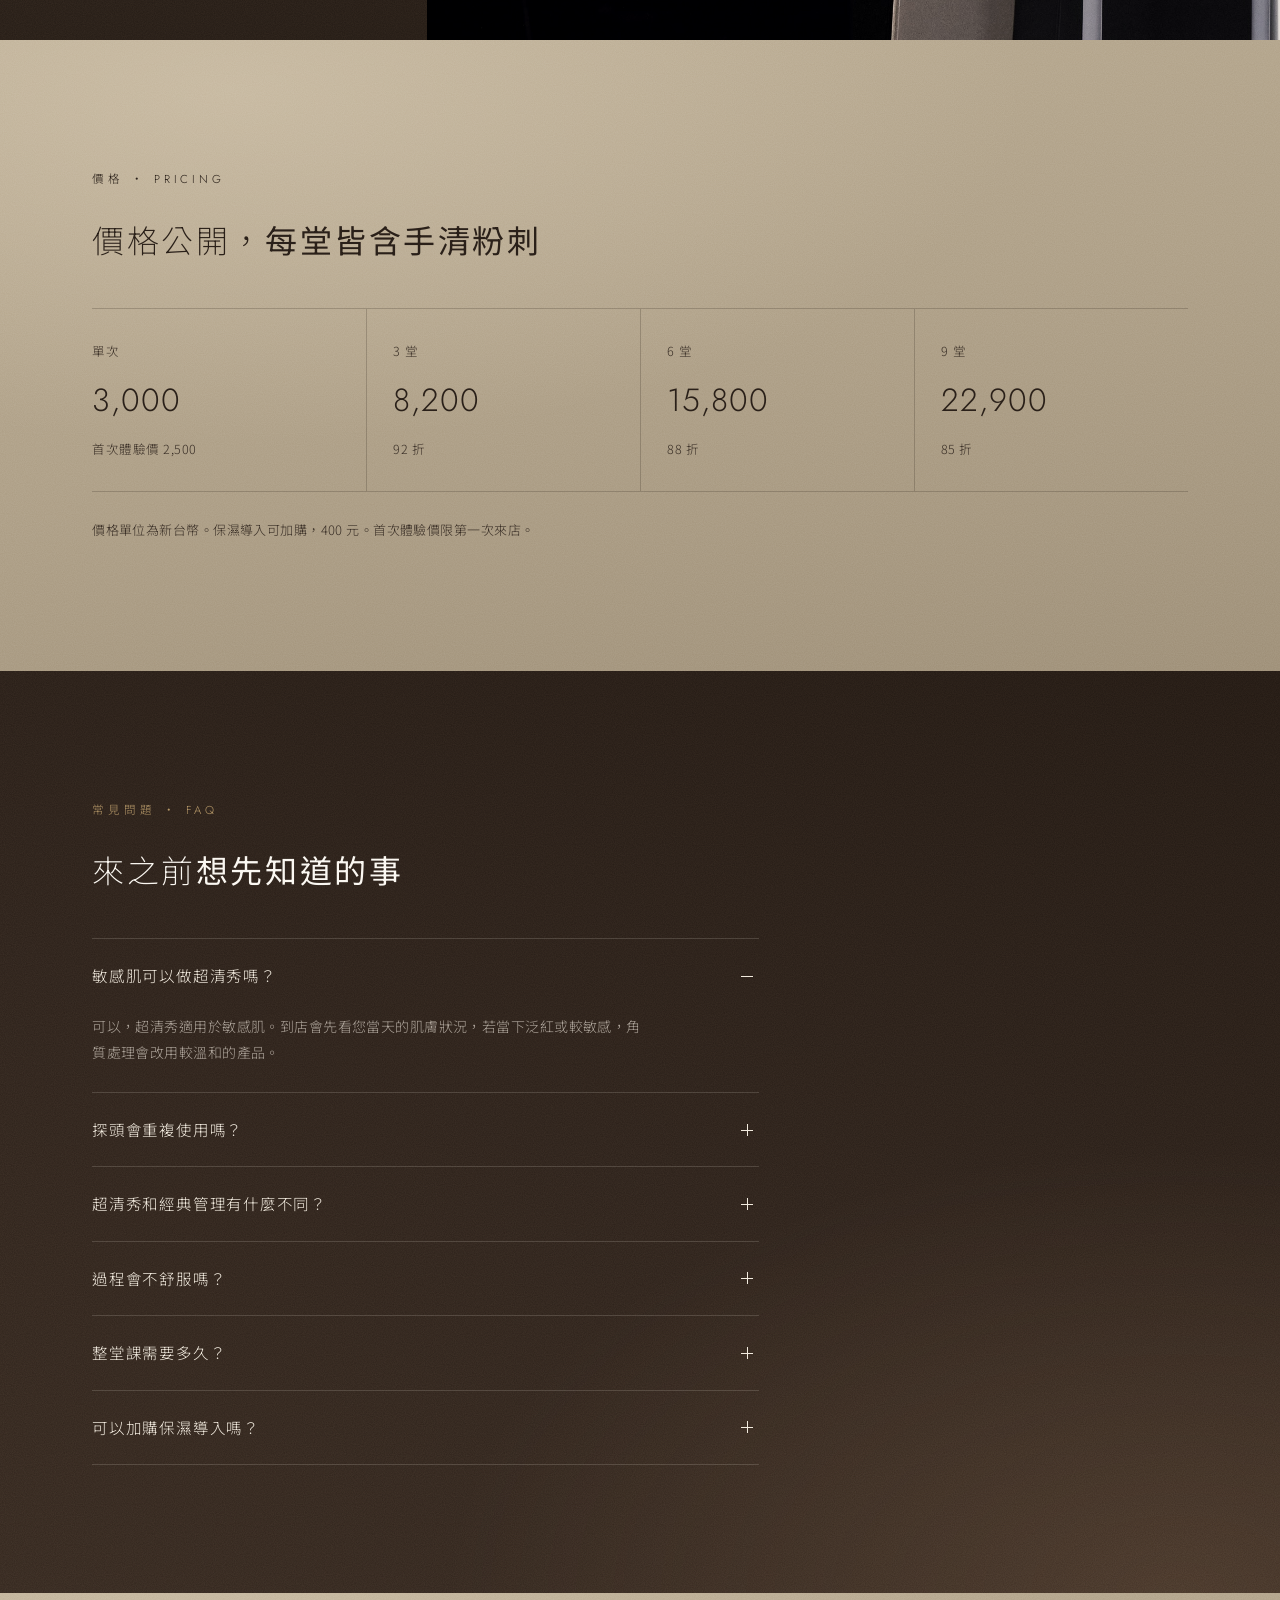
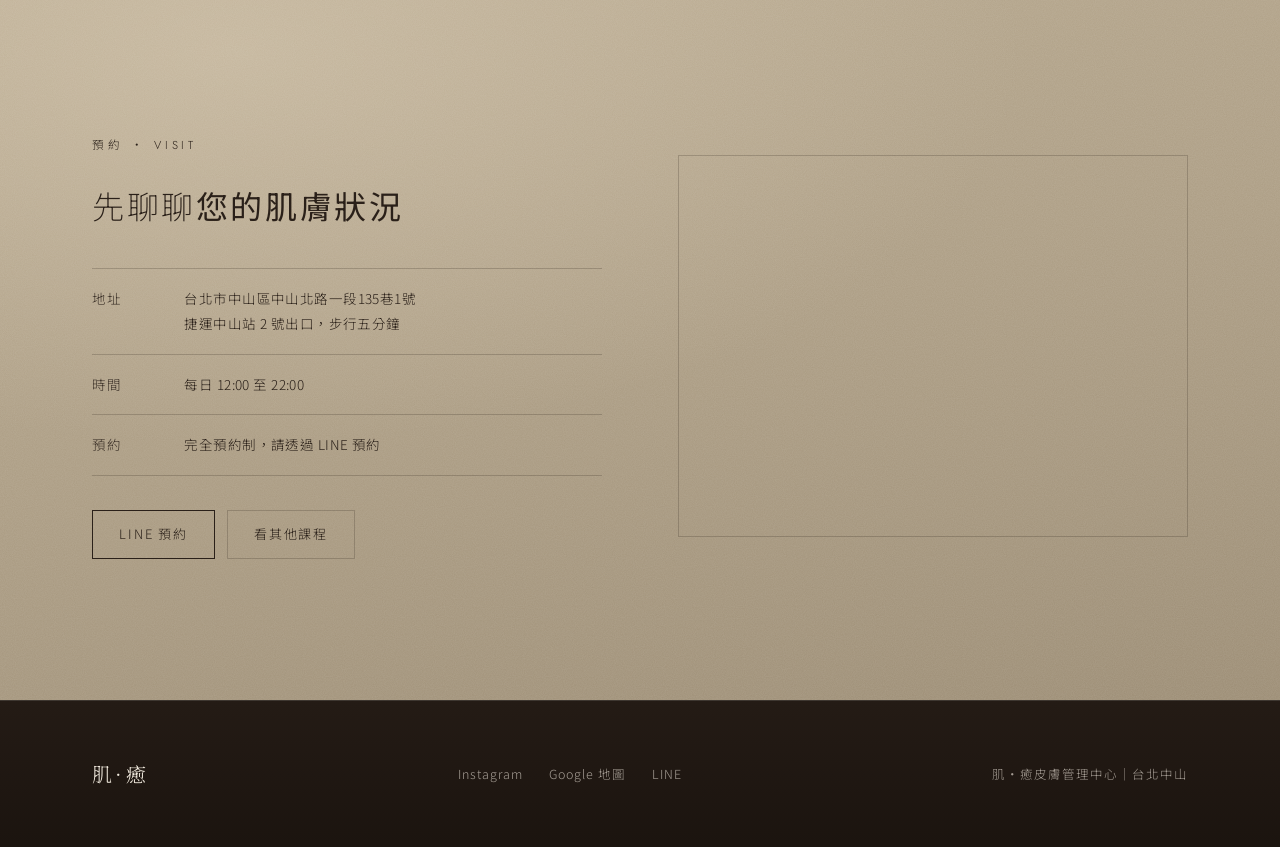
<file: courses/supercfacial.html>
<!doctype html>
<html lang="zh-Hant">
<head>
<meta charset="utf-8">
<meta name="viewport" content="width=device-width, initial-scale=1">
<title>超清秀 SUPERCFACIAL｜台北中山水飛梭・含手清粉刺・敏感肌適用｜肌·癒皮膚管理中心</title>
<meta name="description" content="台北中山超清秀課程，使用來自英國的 SUPERCFACIAL 水飛梭。含手清粉刺，探頭一客一換，敏感肌適用，全程約 90 分鐘。單次 3,000 元，首次體驗價 2,500 元。肌·癒皮膚管理中心，捷運中山站步行五分鐘，完全預約制。">
<link rel="canonical" href="https://jiyu-skincare.github.io/courses/supercfacial.html">
<link rel="icon" type="image/svg+xml" href="../assets/favicon.svg">
<meta property="og:type" content="website">
<meta property="og:site_name" content="肌·癒皮膚管理中心">
<meta property="og:locale" content="zh_TW">
<meta property="og:title" content="超清秀 SUPERCFACIAL｜台北中山水飛梭・含手清粉刺・敏感肌適用｜肌·癒皮膚管理中心">
<meta property="og:description" content="台北中山超清秀課程，使用來自英國的 SUPERCFACIAL 水飛梭。含手清粉刺，探頭一客一換，敏感肌適用，全程約 90 分鐘。單次 3,000 元，首次體驗價 2,500 元。肌·癒皮膚管理中心，捷運中山站步行五分鐘，完全預約制。">
<meta property="og:url" content="https://jiyu-skincare.github.io/courses/supercfacial.html">
<meta property="og:image" content="https://jiyu-skincare.github.io/assets/img/storefront.jpg">
<meta name="twitter:card" content="summary_large_image">
<!-- 最後更新 2026-11-13。儀器照片為原廠提供之超清秀素材；價格依 jiyu-menu/general.html -->
<link rel="preconnect" href="https://fonts.googleapis.com">
<link rel="preconnect" href="https://fonts.gstatic.com" crossorigin>
<link href="https://fonts.googleapis.com/css2?family=Jost:wght@300;400&family=Noto+Sans+TC:wght@200;300;400&family=Noto+Serif+TC:wght@300&display=swap" rel="stylesheet">
<link rel="stylesheet" href="../assets/site-v2.css">
</head>
<body>

<nav>
  <a class="brand" href="../index.html">肌·癒</a>
  <div class="nav-links">
    <a href="../index.html#about">關於</a>
    <a href="../index.html#first-visit">初次來店</a>
    <a href="../index.html#courses">課程</a>
    <a href="../faq.html">常見問題</a>
    <a href="../index.html#visit">交通資訊</a>
    <a class="btn-line" href="https://lin.ee/NUTOopS0" target="_blank" rel="noopener">LINE 預約</a>
  </div>
</nav>

<header class="split on-dark page-hero">
  <div class="split-txt">
    <div class="crumb"><a href="../index.html">首頁</a><i>›</i><a href="../index.html#courses">課程</a><i>›</i>超清秀</div>
    <div class="eyebrow">入門清潔 · <span class="en">Hydra</span></div>
    <h1>超清秀</h1>
    <div class="sub-en">SUPERCFACIAL</div>
    <p class="lead">來自英國的水飛梭，流體清潔加上手清粉刺。過程溫和，敏感肌也適用，適合想把毛孔清乾淨、又不希望肌膚受到刺激的您。</p>
    <div class="price-row"><b>NT$ 3,000</b><span>單次，含手清粉刺</span><span>首次體驗價 2,500</span></div>
    <a class="btn-line" href="https://lin.ee/NUTOopS0" target="_blank" rel="noopener">LINE 預約</a>
  </div>
  <div class="split-img brand-shot"><img src="../assets/img/supercfacial/supercfacial-3.jpg" alt="超清秀 SUPERCFACIAL 水飛梭儀器 台北中山 肌·癒皮膚管理中心"></div>
</header>

<section class="breathe on-sand">
  <h2 class="rv">清潔與養護，<strong>在同一個動作裡完成</strong></h2>
  <p class="rv">一邊送入精華液，一邊帶走髒污與老廢角質</p>
</section>

<section class="split flip on-dark tone-b">
  <div class="split-txt rv">
    <div class="eyebrow">關於儀器 · <span class="en">The Device</span></div>
    <h2 class="h-lg">超清秀<strong>是什麼</strong></h2>
    <p class="lead">SUPERCFACIAL 超清秀是一台來自英國的水飛梭儀器。原廠稱它的核心為 Duflowtex 雙動力流體旋渦技術：探頭一邊送出精華液，一邊把帶著髒污與老廢角質的液體吸走，一進一出同步運作。因為靠的是流體循環，接觸肌膚的感受細緻而溫和。</p>
    <dl class="spec">
      <div><dt>產地</dt><dd>英國</dd></div>
      <div><dt>技術</dt><dd>Duflowtex 雙動力流體旋渦</dd></div>
      <div><dt>精華液</dt><dd>原廠精華液，具 RFID 識別</dd></div>
      <div><dt>衛生</dt><dd>探頭一客一換</dd></div>
      <div><dt>適用</dt><dd>各種膚質，包含敏感肌</dd></div>
    </dl>
  </div>
  <div class="split-img brand-shot"><img src="../assets/img/supercfacial/supercfacial-1.jpg" alt="超清秀 SUPERCFACIAL 水飛梭探頭"></div>
</section>

<section class="trio on-dark">
  <div class="split-txt rv">
    <div class="eyebrow">課程流程 · <span class="en">The Course</span></div>
    <h2 class="h-lg">約 90 分鐘，<br><strong>五個步驟</strong></h2>
    <ul class="steps">
      <li><b>清潔</b><span>洗臉，把肌膚表面清乾淨。</span></li>
      <li><b>角質處理</b><span>依當日膚況選擇合適的產品，肌膚泛紅或較敏感時改用溫和的配方。</span></li>
      <li><b>手清粉刺</b><span>以低刺激的手法清理粉刺。</span></li>
      <li><b>超清秀</b><span>水飛梭全臉操作，約 30 分鐘。探頭一客一換。</span></li>
      <li><b>敷膜</b><span>敷上凍膜並覆蓋紗布，靜置約 15 分鐘。</span></li>
    </ul>
  </div>
  <div class="split-img brand-shot"><img src="../assets/img/supercfacial/supercfacial-4.jpg" alt="超清秀 SUPERCFACIAL 原廠精華液" style="object-position:right bottom"></div>
  <div class="split-img brand-shot"><img src="../assets/img/supercfacial/supercfacial-2.jpg" alt="超清秀 SUPERCFACIAL 儀器握把"></div>
</section>

<section class="sec on-sand" id="price">
  <div class="sec-head rv">
    <div class="eyebrow">價格 · <span class="en">Pricing</span></div>
    <h2 class="h-lg">價格公開，<strong>每堂皆含手清粉刺</strong></h2>
  </div>
  <dl class="plans rv">
    <div><dt>單次</dt><dd>3,000<small>首次體驗價 2,500</small></dd></div>
    <div><dt>3 堂</dt><dd>8,200<small>92 折</small></dd></div>
    <div><dt>6 堂</dt><dd>15,800<small>88 折</small></dd></div>
    <div><dt>9 堂</dt><dd>22,900<small>85 折</small></dd></div>
  </dl>
  <p class="notes rv">價格單位為新台幣。保濕導入可加購，400 元。首次體驗價限第一次來店。</p>
</section>

<section class="sec on-dark tone-b" id="faq">
  <div class="sec-head rv">
    <div class="eyebrow">常見問題 · <span class="en">FAQ</span></div>
    <h2 class="h-lg">來之前<strong>想先知道的事</strong></h2>
  </div>
  <div class="faq rv">
      <details open>
        <summary>敏感肌可以做超清秀嗎？</summary>
        <p>可以，超清秀適用於敏感肌。到店會先看您當天的肌膚狀況，若當下泛紅或較敏感，角質處理會改用較溫和的產品。</p>
      </details>
      <details>
        <summary>探頭會重複使用嗎？</summary>
        <p>不會。超清秀的探頭一客一換，每位客人使用的都是全新的探頭。</p>
      </details>
      <details>
        <summary>超清秀和經典管理有什麼不同？</summary>
        <p>經典管理是手清粉刺加上保濕導入，單次 2,080 元。超清秀在手清粉刺之後，多一道水飛梭的流體清潔，單次 3,000 元。</p>
      </details>
      <details>
        <summary>過程會不舒服嗎？</summary>
        <p>水飛梭是以流體循環的方式清潔，過程溫和。手清粉刺採低刺激的手法，過程中會隨時與您確認感受。</p>
      </details>
      <details>
        <summary>整堂課需要多久？</summary>
        <p>約 90 分鐘，包含清潔、角質處理、手清粉刺、超清秀與敷膜五個步驟。</p>
      </details>
      <details>
        <summary>可以加購保濕導入嗎？</summary>
        <p>可以，保濕導入加購為 400 元。</p>
      </details>
  </div>
</section>

<section class="visit on-sand" id="visit">
  <div class="rv">
    <div class="eyebrow">預約 · <span class="en">Visit</span></div>
    <h2 class="h-lg">先聊聊<strong>您的肌膚狀況</strong></h2>
    <dl class="info">
      <div><dt>地址</dt><dd>台北市中山區中山北路一段135巷1號<br>捷運中山站 2 號出口，步行五分鐘</dd></div>
      <div><dt>時間</dt><dd>每日 12:00 至 22:00</dd></div>
      <div><dt>預約</dt><dd>完全預約制，請透過 LINE 預約</dd></div>
    </dl>
    <div class="visit-links">
      <a class="btn-line" href="https://lin.ee/NUTOopS0" target="_blank" rel="noopener">LINE 預約</a>
      <a class="btn-line ghost" href="../index.html#courses">看其他課程</a>
    </div>
  </div>
  <div class="map rv"><iframe title="肌·癒皮膚管理中心 Google 地圖" src="https://maps.google.com/maps?cid=13029954683794397936&amp;hl=zh-TW&amp;z=16&amp;output=embed" loading="lazy" referrerpolicy="no-referrer-when-downgrade"></iframe></div>
</section>

<footer>
  <a class="brand" href="../index.html">肌·癒</a>
  <div class="foot-links"><a href="https://www.instagram.com/jiyu.tw/" target="_blank" rel="noopener">Instagram</a><a href="https://www.google.com/maps?cid=13029954683794397936" target="_blank" rel="noopener">Google 地圖</a><a href="https://lin.ee/NUTOopS0" target="_blank" rel="noopener">LINE</a></div>
  <div>肌·癒皮膚管理中心｜台北中山</div>
</footer>

<script type="application/ld+json">
{
 "@context": "https://schema.org",
 "@graph": [
  {
   "@type": "BreadcrumbList",
   "itemListElement": [
    {
     "@type": "ListItem",
     "position": 1,
     "name": "首頁",
     "item": "https://jiyu-skincare.github.io/"
    },
    {
     "@type": "ListItem",
     "position": 2,
     "name": "課程",
     "item": "https://jiyu-skincare.github.io/#courses"
    },
    {
     "@type": "ListItem",
     "position": 3,
     "name": "超清秀"
    }
   ]
  },
  {
   "@type": "Service",
   "name": "超清秀 SUPERCFACIAL",
   "serviceType": "水飛梭臉部清潔保養",
   "description": "超清秀課程，使用來自英國的 SUPERCFACIAL 水飛梭，含手清粉刺，探頭一客一換，敏感肌適用。單次 3,000 元，首次體驗價 2,500 元，全程約 90 分鐘。",
   "areaServed": "台北市中山區",
   "provider": {
    "@type": "HealthAndBeautyBusiness",
    "name": "肌·癒皮膚管理中心",
    "address": {
     "@type": "PostalAddress",
     "streetAddress": "中山北路一段135巷1號",
     "addressLocality": "中山區",
     "addressRegion": "台北市",
     "postalCode": "104",
     "addressCountry": "TW"
    }
   },
   "offers": [
    {
     "@type": "Offer",
     "name": "超清秀 單次",
     "price": "3000",
     "priceCurrency": "TWD"
    },
    {
     "@type": "Offer",
     "name": "超清秀 首次體驗價",
     "price": "2500",
     "priceCurrency": "TWD"
    },
    {
     "@type": "Offer",
     "name": "超清秀 3 堂",
     "price": "8200",
     "priceCurrency": "TWD"
    },
    {
     "@type": "Offer",
     "name": "超清秀 6 堂",
     "price": "15800",
     "priceCurrency": "TWD"
    },
    {
     "@type": "Offer",
     "name": "超清秀 9 堂",
     "price": "22900",
     "priceCurrency": "TWD"
    }
   ]
  },
  {
   "@type": "FAQPage",
   "mainEntity": [
    {
     "@type": "Question",
     "name": "敏感肌可以做超清秀嗎？",
     "acceptedAnswer": {
      "@type": "Answer",
      "text": "可以，超清秀適用於敏感肌。到店會先看您當天的肌膚狀況，若當下泛紅或較敏感，角質處理會改用較溫和的產品。"
     }
    },
    {
     "@type": "Question",
     "name": "探頭會重複使用嗎？",
     "acceptedAnswer": {
      "@type": "Answer",
      "text": "不會。超清秀的探頭一客一換，每位客人使用的都是全新的探頭。"
     }
    },
    {
     "@type": "Question",
     "name": "超清秀和經典管理有什麼不同？",
     "acceptedAnswer": {
      "@type": "Answer",
      "text": "經典管理是手清粉刺加上保濕導入，單次 2,080 元。超清秀在手清粉刺之後，多一道水飛梭的流體清潔，單次 3,000 元。"
     }
    },
    {
     "@type": "Question",
     "name": "過程會不舒服嗎？",
     "acceptedAnswer": {
      "@type": "Answer",
      "text": "水飛梭是以流體循環的方式清潔，過程溫和。手清粉刺採低刺激的手法，過程中會隨時與您確認感受。"
     }
    },
    {
     "@type": "Question",
     "name": "整堂課需要多久？",
     "acceptedAnswer": {
      "@type": "Answer",
      "text": "約 90 分鐘，包含清潔、角質處理、手清粉刺、超清秀與敷膜五個步驟。"
     }
    },
    {
     "@type": "Question",
     "name": "可以加購保濕導入嗎？",
     "acceptedAnswer": {
      "@type": "Answer",
      "text": "可以，保濕導入加購為 400 元。"
     }
    }
   ]
  }
 ]
}
</script>
<script src="../assets/site.js" defer></script>
</body>
</html>
</file>
<file: assets/site-v2.css>
/* 肌·癒官網 v2：深色極簡版
   最後更新 2026-11-13
   色：深棕 / 沙色 兩種底交替，暖金只用在細線與小字
   字：Noto Sans TC，標題 200 極細、重點字 400、內文 300，字距收窄；英文 Jost 300
   圓角：全站 0 */
:root{
  --dark:#2A2019;
  --sand:#AFA088;
  --gold:#B89A6A;
  --on-dark:#F2EBDF;
  --on-dark-2:rgba(242,235,223,.64);
  --line-dark:rgba(242,235,223,.16);
  --on-sand:#2A2019;
  --on-sand-2:rgba(42,32,25,.88);
  --line-sand:rgba(42,32,25,.22);
  --pad:clamp(22px,7.2vw,104px);
  --nav-h:72px;
  /* 牆面質感：亮刷痕、暗刷痕、細顆粒。純 CSS 產生，不依賴照片 */
  --streak-light:url("data:image/svg+xml,%3Csvg xmlns='http://www.w3.org/2000/svg' width='1400' height='1000'%3E%3Cfilter id='a' x='0' y='0' width='100%25' height='100%25'%3E%3CfeTurbulence type='fractalNoise' baseFrequency='0.0052 0.0024' numOctaves='3' seed='11'/%3E%3CfeColorMatrix values='0 0 0 0 1 0 0 0 0 0.86 0 0 0 0 0.72 0.95 0 0 0 -0.4'/%3E%3C/filter%3E%3Crect width='100%25' height='100%25' filter='url(%23a)'/%3E%3C/svg%3E");
  --streak-dark:url("data:image/svg+xml,%3Csvg xmlns='http://www.w3.org/2000/svg' width='1400' height='1000'%3E%3Cfilter id='b' x='0' y='0' width='100%25' height='100%25'%3E%3CfeTurbulence type='fractalNoise' baseFrequency='0.004 0.0028' numOctaves='3' seed='29'/%3E%3CfeColorMatrix values='0 0 0 0 0.1 0 0 0 0 0.06 0 0 0 0 0.04 1.05 0 0 0 -0.46'/%3E%3C/filter%3E%3Crect width='100%25' height='100%25' filter='url(%23b)'/%3E%3C/svg%3E");
  --grain:url("data:image/svg+xml,%3Csvg xmlns='http://www.w3.org/2000/svg' width='220' height='220'%3E%3Cfilter id='g'%3E%3CfeTurbulence type='fractalNoise' baseFrequency='0.9' numOctaves='2' seed='3'/%3E%3CfeColorMatrix values='0 0 0 0 1 0 0 0 0 1 0 0 0 0 1 0 0 0 0.26 0'/%3E%3C/filter%3E%3Crect width='100%25' height='100%25' filter='url(%23g)'/%3E%3C/svg%3E");
}
*{box-sizing:border-box;margin:0;padding:0;border-radius:0}
html{-webkit-text-size-adjust:100%;scroll-behavior:smooth;scroll-padding-top:var(--nav-h)}
body{background:var(--dark);color:var(--on-dark);
  font-family:"Noto Sans TC",system-ui,sans-serif;font-weight:300;
  font-size:14.5px;line-height:1.9;letter-spacing:.03em;overflow-x:hidden;
  -webkit-font-smoothing:antialiased;-moz-osx-font-smoothing:grayscale}
img{display:block;max-width:100%}
a{color:inherit;text-decoration:none}
strong{font-weight:400}
.en{font-family:Jost,"Noto Sans TC",sans-serif;font-weight:300;text-transform:uppercase;letter-spacing:.32em}
.tofill{opacity:.5}
.nb{display:inline-block}  /* 中文斷行只斷在標點後，避免孤字 */

/* 兩種底色的文字配色 */
.on-dark{color:var(--on-dark);--t2:var(--on-dark-2);--ln:var(--line-dark);--ac:var(--gold);
  background-color:var(--dark);
  background-image:var(--grain),
    radial-gradient(110% 85% at 12% 0%,rgba(122,92,68,.34),transparent 62%),
    linear-gradient(165deg,#35281F 0%,#2A2019 48%,#1F1711 100%);
  background-size:220px 220px,100% 100%,100% 100%;background-blend-mode:soft-light,normal,normal}
/* 第二種深色：光從右下來，讓相鄰的深色段不會長得一樣 */
.on-dark.tone-b{background-image:var(--grain),
    radial-gradient(95% 80% at 92% 100%,rgba(128,96,70,.3),transparent 60%),
    linear-gradient(200deg,#211812 0%,#2B2019 52%,#34271E 100%)}
.on-sand{color:var(--on-sand);--t2:var(--on-sand-2);--ln:var(--line-sand);--ac:var(--on-sand);
  background-color:var(--sand);
  background-image:var(--grain),
    radial-gradient(100% 90% at 18% 8%,rgba(214,200,176,.5),transparent 62%),
    linear-gradient(168deg,#B8A98F 0%,#AC9D84 50%,#9C8D75 100%);
  background-size:220px 220px,100% 100%,100% 100%;background-blend-mode:soft-light,normal,normal}

.eyebrow{font-size:11.5px;letter-spacing:.34em;color:var(--ac);margin-bottom:26px}
.eyebrow .en{letter-spacing:.34em}
h1,h2,h3{font-weight:200;letter-spacing:.08em;line-height:1.4}
.on-dark h1,.on-dark h2,.on-dark h3{color:#FBF8F2}
.h-lg{font-size:clamp(23px,2.5vw,34px);text-wrap:balance}
.lead{margin-top:26px;color:var(--t2);max-width:29em;font-size:14px;text-wrap:pretty}

/* 連結樣式：只有一種主要動作「LINE 預約」 */
.btn-line{display:inline-block;border:1px solid currentColor;padding:11px 26px;font-size:13px;
  letter-spacing:.14em;white-space:nowrap;transition:background .35s,color .35s}
.on-dark .btn-line:hover,nav .btn-line:hover{background:var(--on-dark);color:var(--dark)}
.on-sand .btn-line:hover{background:var(--on-sand);color:var(--sand)}
.btn-line:active{transform:scale(.98)}
.link-u{font-size:13px;letter-spacing:.1em;padding-bottom:5px;border-bottom:1px solid currentColor;white-space:nowrap}
.link-u:hover{color:var(--gold)}

/* NAV */
nav{position:fixed;inset:0 0 auto 0;z-index:40;height:var(--nav-h);display:flex;align-items:center;
  padding-inline:var(--pad);justify-content:space-between;gap:24px;color:var(--on-dark);
  background:rgba(30,22,17,.82);backdrop-filter:blur(14px);-webkit-backdrop-filter:blur(14px)}
@keyframes nav-in{from{background:rgba(30,22,17,0);backdrop-filter:blur(0);-webkit-backdrop-filter:blur(0)}to{background:rgba(30,22,17,.82);backdrop-filter:blur(14px);-webkit-backdrop-filter:blur(14px)}}
/* 只有首頁（首屏是深色牆面）才讓導覽列一開始透明；內頁右上可能是淺色照片，固定用深色底 */
@supports (animation-timeline:scroll()){nav.nav-fade{animation:nav-in linear both;animation-timeline:scroll(root);animation-range:60vh 100vh}}
.brand{font-family:"Noto Serif TC",serif;font-weight:300;font-size:20px;letter-spacing:.16em;white-space:nowrap}
.nav-links{display:flex;align-items:center;gap:clamp(18px,2.6vw,38px);font-size:13.5px;letter-spacing:.1em;white-space:nowrap}
.nav-links a:not(.btn-line){color:var(--on-dark-2);transition:color .3s}
.nav-links a:not(.btn-line):hover{color:var(--on-dark)}
nav .btn-line{padding:8px 20px}
@media(max-width:820px){.nav-links a:not(.btn-line){display:none}}

/* 一屏一段 */
.panel{min-height:100dvh;display:flex;align-items:center;justify-content:center;text-align:center;
  padding:calc(var(--nav-h) + 40px) var(--pad) 60px}
.hero{position:relative;isolation:isolate;overflow:hidden;background:#5A4234}
.hero::before{content:"";position:absolute;inset:0;z-index:-2;
  background-image:var(--grain),var(--streak-dark),var(--streak-light),
    radial-gradient(72% 64% at 36% 30%,rgba(176,128,96,.5),transparent 70%),
    radial-gradient(58% 70% at 88% 22%,rgba(140,96,70,.4),transparent 68%),
    linear-gradient(100deg,#49352A 0%,#674B3A 34%,#70523F 56%,#4E392D 100%);
  background-size:220px 220px,cover,cover,100% 100%,100% 100%,100% 100%;
  background-blend-mode:soft-light,multiply,soft-light,normal,normal,normal}
.hero::after{content:"";position:absolute;inset:0;z-index:-1;
  background:linear-gradient(rgba(34,25,19,.06) 0%,rgba(34,25,19,.16) 45%,rgba(34,25,19,.66) 100%)}
.hero h1{font-size:clamp(26px,3.1vw,44px);letter-spacing:.08em}
.hero .h1-sub{display:block;margin-top:30px;font-size:14px;font-weight:300;letter-spacing:.07em;line-height:1.9;color:rgba(251,248,242,.86)}
.hero p{font-size:14px;letter-spacing:.07em;line-height:1.9;color:rgba(251,248,242,.86)}

/* 左文右圖 */
.split{display:grid;grid-template-columns:1fr 1fr;min-height:100dvh}
.split-txt{display:flex;flex-direction:column;justify-content:center;
  padding:calc(var(--nav-h) + 30px) clamp(28px,5vw,80px) 60px var(--pad)}
.split-img{position:relative;overflow:hidden;min-height:60vh}
.split-img img{position:absolute;inset:0;width:100%;height:100%;object-fit:cover}
.spec{margin-top:44px;border-top:1px solid var(--ln);max-width:30em}
.spec div{display:flex;justify-content:space-between;gap:24px;padding:15px 0;border-bottom:1px solid var(--ln);font-size:13px}
.spec dt{color:var(--t2);white-space:nowrap}
.spec dd{text-align:right}

/* 只放一句話的呼吸段 */
.breathe{min-height:60vh;display:flex;flex-direction:column;align-items:center;justify-content:center;
  text-align:center;padding:90px var(--pad)}
.breathe h2{font-size:clamp(21px,2.2vw,29px);letter-spacing:.07em}
.breathe p{margin-top:20px;font-size:13.5px;letter-spacing:.07em;color:var(--t2)}

/* 一欄文字加兩張直幅圖 */
.trio{display:grid;grid-template-columns:1fr 1fr 1fr;min-height:100dvh}
.trio .split-txt{padding-right:clamp(24px,3vw,48px)}
.steps{margin-top:36px;border-top:1px solid var(--ln);max-width:26em}
.steps li{list-style:none;padding:16px 0;border-bottom:1px solid var(--ln)}
.steps b{display:block;font-weight:400;font-size:14.5px;letter-spacing:.06em}
.steps span{display:block;margin-top:3px;font-size:13px;color:var(--t2);line-height:1.8}

/* 課程：一堂課一屏，圖在右側融進底色 */
.cp{position:relative;min-height:100dvh;display:flex;align-items:center;overflow:hidden;
  padding:calc(var(--nav-h) + 30px) var(--pad) 60px}
.cp-img{position:absolute;top:0;right:0;width:58%;height:100%;
  -webkit-mask-image:linear-gradient(to right,transparent 0,#000 34%);mask-image:linear-gradient(to right,transparent 0,#000 34%)}
.cp-img img{width:100%;height:100%;object-fit:cover}
/* 原廠儀器照是冷灰色調，稍微調暖才不會跟頁面打架 */
.brand-shot img{filter:sepia(.22) saturate(.92) brightness(.9) contrast(1.02)}
/* 原廠照左上或右上有品牌標誌：半屏的照片往下讓出導覽列高度，標誌完整露出；窄欄的照片會把標誌切一半，改成裁掉上緣 */
.split-img.brand-shot img{top:var(--nav-h);height:calc(100% - var(--nav-h));object-position:center top}
.trio .split-img.brand-shot img{top:auto;bottom:0;height:117%;object-position:center bottom}
.cp-body{position:relative;z-index:1;max-width:25em}
.cp-tabs{display:flex;flex-wrap:nowrap;width:max-content;gap:10px;margin-bottom:46px}
.cp-tabs a{border:1px solid var(--ln);padding:6px 16px;font-size:12px;letter-spacing:.08em;color:var(--t2);white-space:nowrap;transition:border-color .3s,color .3s}
.cp-tabs a:hover,.cp-tabs a.on{border-color:currentColor;color:inherit}
.cp-name{font-size:clamp(30px,3.5vw,48px);font-weight:300;letter-spacing:.03em;line-height:1.3;white-space:nowrap}
.cp-price{margin-top:10px;font-family:Jost,"Noto Sans TC",sans-serif;font-size:15px;letter-spacing:.06em;color:var(--t2)}
.cp-desc{margin-top:28px;font-size:14px;color:var(--t2);text-wrap:pretty}
.chips{display:flex;flex-wrap:wrap;gap:10px;margin-top:26px}
.chips span{border:1px solid var(--ln);padding:5px 15px;font-size:12px;letter-spacing:.06em;white-space:nowrap}
.cp-links{display:flex;flex-wrap:wrap;gap:30px;margin-top:38px}

/* 交通資訊 */
.visit{display:grid;grid-template-columns:1fr 1fr;gap:clamp(36px,6vw,90px);align-items:center;
  padding:clamp(90px,11vw,150px) var(--pad)}
.info{margin-top:40px;border-top:1px solid var(--ln)}
.info div{display:grid;grid-template-columns:5.5em 1fr;gap:18px;padding:17px 0;border-bottom:1px solid var(--ln);font-size:13.5px}
.info dt{color:var(--t2)}
.visit-links{display:flex;flex-wrap:wrap;gap:12px;margin-top:34px}
.map{aspect-ratio:4/3;border:1px solid var(--ln);overflow:hidden}
/* 地圖調成跟頁面同一個暖色調 */
.map iframe{width:100%;height:100%;border:0;display:block;filter:grayscale(1) sepia(.38) contrast(.92) brightness(.9)}
.btn-line.ghost{border-color:var(--ln)}
.quote{margin-top:30px;max-width:30em;font-size:15px;line-height:2;letter-spacing:.05em;color:var(--t2)}

footer{background:linear-gradient(180deg,#241B15,#1B140F);padding:54px var(--pad);display:flex;justify-content:space-between;align-items:center;gap:22px;flex-wrap:wrap;
  font-size:12.5px;letter-spacing:.08em;color:var(--on-dark-2);border-top:1px solid var(--line-dark)}
footer .brand{color:var(--on-dark)}
.foot-links{display:flex;gap:26px;flex-wrap:wrap}

/* 手機 */
@media(max-width:860px){
  .split,.trio,.visit{grid-template-columns:1fr}
  .split,.trio{min-height:0}
  .split-img{order:-1;min-height:74vh}
  .split-img.landscape{min-height:0;aspect-ratio:16/10}  /* 橫幅照片在手機上不裁成直的，保留招牌完整 */
  .split-txt{padding:64px var(--pad) 72px}
  .trio .split-txt{grid-column:1}
  .trio .split-img{order:0;min-height:56vh}
  .trio{grid-template-columns:1fr 1fr}
  .trio .split-txt{grid-column:1 / -1}
  .cp{display:block;padding:0;min-height:0}
  .cp-img{position:relative;width:100%;height:64vh;
    -webkit-mask-image:linear-gradient(to top,transparent 0,#000 30%);mask-image:linear-gradient(to top,transparent 0,#000 30%)}
  .cp-body{padding:8px var(--pad) 76px;margin-top:-40px}
  .cp-tabs{margin-bottom:30px;flex-wrap:wrap;width:auto}
  .cp-name{white-space:normal;text-wrap:balance}
}

/* 動態：首屏淡入，其餘捲動進場。不靠 JS，不支援的瀏覽器直接顯示內容 */
@keyframes rise{from{opacity:0;transform:translateY(20px)}to{opacity:1;transform:none}}
@media (prefers-reduced-motion:no-preference){
  .hero h1{animation:rise 1.5s cubic-bezier(.16,1,.3,1) .15s both}
  .hero p{animation:rise 1.5s cubic-bezier(.16,1,.3,1) .55s both}
  @supports (animation-timeline:view()){
    .rv{animation:rise linear both;animation-timeline:view();animation-range:entry 6% cover 26%}
  }
}

/* ══ 課程內頁 ══ 最後更新 2026-11-13 */
.crumb{font-size:12px;letter-spacing:.08em;color:var(--t2);margin-bottom:34px}
.crumb a:hover{color:var(--gold)}
.crumb i{font-style:normal;margin-inline:8px;opacity:.5}
.page-hero h1{font-size:clamp(34px,4.2vw,58px);font-weight:200;letter-spacing:.06em;line-height:1.25}
.page-hero .sub-en{margin-top:10px;font-family:Jost,sans-serif;font-size:14px;letter-spacing:.3em;color:var(--t2)}
.price-row{display:flex;align-items:baseline;flex-wrap:wrap;gap:8px 18px;margin-top:36px;padding-top:24px;border-top:1px solid var(--ln);max-width:30em}
.price-row b{font-family:Jost,sans-serif;font-weight:300;font-size:clamp(28px,3vw,38px);letter-spacing:.04em}
.price-row span{font-size:13px;color:var(--t2)}
.page-hero .btn-line{margin-top:34px;align-self:flex-start}
.split.flip .split-img{order:-1}
.split.flip .split-txt{padding:calc(var(--nav-h) + 30px) var(--pad) 60px clamp(28px,5vw,80px)}

/* 價格區 */
.sec{padding:clamp(84px,10vw,140px) var(--pad)}
.sec-head{margin-bottom:46px}
.sec-head .h-lg{max-width:24em;text-wrap:balance}
.plans{display:grid;grid-template-columns:repeat(4,1fr);border-top:1px solid var(--ln);border-bottom:1px solid var(--ln)}
.plans div{padding:30px 22px 30px 0}
.plans div+div{padding-left:26px;border-left:1px solid var(--ln)}
.plans dt{font-size:12.5px;color:var(--t2);letter-spacing:.08em}
.plans dd{margin-top:8px;font-family:Jost,sans-serif;font-weight:300;font-size:clamp(24px,2.5vw,32px);letter-spacing:.03em}
.plans small{display:block;margin-top:6px;font-family:"Noto Sans TC",sans-serif;font-size:12.5px;color:var(--t2);letter-spacing:.04em}
.notes{margin-top:26px;font-size:13px;color:var(--t2)}
@media(max-width:860px){.plans{grid-template-columns:1fr 1fr}.plans div{padding:22px 14px 22px 0}.plans div:nth-child(3){padding-left:0;border-left:0}.plans div:nth-child(n+3){border-top:1px solid var(--ln)}
  .split.flip .split-txt{padding:64px var(--pad) 72px}}

/* 常見問題 */
.faq{border-top:1px solid var(--ln);max-width:46em}
.faq details{border-bottom:1px solid var(--ln)}
.faq summary{list-style:none;cursor:pointer;padding:22px 40px 22px 0;position:relative;font-size:15.5px;font-weight:300;letter-spacing:.05em;transition:color .3s}
.faq summary::-webkit-details-marker{display:none}
.faq summary:hover{color:var(--gold)}
.faq summary::after{content:"";position:absolute;right:6px;top:50%;width:12px;height:1px;background:currentColor}
.faq summary::before{content:"";position:absolute;right:11.5px;top:50%;width:1px;height:12px;background:currentColor;transform:translateY(-50%);transition:opacity .3s}
.faq details[open] summary::before{opacity:0}
.faq p{padding:0 0 26px;font-size:14px;color:var(--t2);max-width:40em}

/* ══ 分級課程表與三欄須知 ══ 最後更新 2026-11-15 */
.lv{border-top:1px solid var(--ln)}
.lv-r{display:grid;grid-template-columns:.8fr 1.6fr;gap:clamp(24px,5vw,84px);padding:46px 0;border-bottom:1px solid var(--ln)}
.lv-k{font-family:Jost,sans-serif;font-size:12px;letter-spacing:.3em;text-transform:uppercase;color:var(--ac)}
.lv-t{margin-top:10px;font-size:25px;font-weight:200;letter-spacing:.06em}
.lv-w{margin-top:14px;font-size:13.5px;color:var(--t2);max-width:22em;text-wrap:pretty}
.lv-i{display:grid;grid-template-columns:1fr auto;gap:6px 24px;align-items:baseline;padding:20px 0;border-bottom:1px solid var(--ln)}
.lv-i:first-child{padding-top:0}
.lv-i:last-child{border-bottom:0;padding-bottom:0}
.lv-n{font-size:16.5px;letter-spacing:.04em}
.lv-n small{margin-left:12px;font-size:12.5px;color:var(--t2);letter-spacing:.03em}
.lv-p{font-family:Jost,sans-serif;font-weight:300;font-size:23px;letter-spacing:.03em;white-space:nowrap}
.lv-d{grid-column:1 / -1;font-size:13px;color:var(--t2);line-height:1.8}
.lv-note{grid-column:1 / -1;font-size:13px;color:var(--t2);padding-top:4px}
.care3{display:grid;grid-template-columns:repeat(3,1fr);gap:clamp(28px,4vw,64px)}
.care3 h3{font-size:17px;font-weight:300;letter-spacing:.05em;padding-bottom:16px;margin-bottom:8px;border-bottom:1px solid var(--ln)}
.care3 li{list-style:none;position:relative;padding:9px 0 9px 20px;font-size:13.5px;color:var(--t2);line-height:1.8}
.care3 li::before{content:"";position:absolute;left:0;top:1.35em;width:9px;height:1px;background:var(--gold)}
@media(max-width:860px){.lv-r{grid-template-columns:1fr;padding:36px 0}.care3{grid-template-columns:1fr}.lv-n small{display:block;margin:4px 0 0}}

/* ══ 對照表（項目×層級、層級×包堂）══ 最後更新 2026-11-15 */
.mx{display:grid;border-top:1px solid var(--ln)}
.mx.c4{grid-template-columns:1.05fr repeat(3,1fr)}
.mx.c5{grid-template-columns:.8fr repeat(4,1fr)}
.mx>div{padding:20px 18px 20px 0;border-bottom:1px solid var(--ln);font-size:14px;color:var(--t2);line-height:1.7}
.mx .h{font-size:12.5px;letter-spacing:.08em;padding-block:14px}
.mx .k{font-size:16.5px;color:inherit;letter-spacing:.05em}
.mx .num{font-family:Jost,sans-serif;font-weight:300;font-size:21px;color:inherit;letter-spacing:.03em}
.on-dark .mx .k,.on-dark .mx .num{color:var(--on-dark)}
.on-sand .mx .k,.on-sand .mx .num{color:var(--on-sand)}
.faq p a.link-u,.lead a.link-u{font-size:inherit;letter-spacing:inherit;padding-bottom:2px}
@media(max-width:860px){.mx>div{padding:14px 8px 14px 0;font-size:12.5px}.mx .k{font-size:14px}.mx .num{font-size:16px}.mx .h{font-size:11px}}

/* ══ 客人評論：三則並排，節錄自 Google 評論原文 ══ 最後更新 2026-11-15 */
.reviews{padding:clamp(96px,11vw,156px) var(--pad);text-align:center}
.reviews h2{font-size:clamp(21px,2.2vw,29px);letter-spacing:.07em}
.reviews .eyebrow{margin-bottom:22px}
.quotes{display:grid;grid-template-columns:repeat(3,1fr);gap:clamp(26px,4vw,64px);max-width:1180px;margin:60px auto 50px;text-align:left}
.quotes figure{border-top:1px solid var(--ln);padding-top:22px}
.quotes figcaption{font-size:12px;letter-spacing:.2em;color:var(--ac);margin-bottom:16px}
.quotes blockquote{font-size:15px;line-height:2.05;letter-spacing:.04em;color:var(--on-dark);opacity:.9}
@media(max-width:860px){.quotes{grid-template-columns:1fr;margin:44px 0 40px}}

/* ══ 由 assets/site.js 啟用的備援動態（Safari 18 以前等不支援 CSS 捲動動畫的瀏覽器）══ 最後更新 2026-11-15 */
.js-rv .rv{opacity:0;transform:translateY(20px);transition:opacity .9s cubic-bezier(.16,1,.3,1),transform .9s cubic-bezier(.16,1,.3,1)}
.js-rv .rv.in{opacity:1;transform:none}
.js-nav nav.nav-fade{animation:none;background:rgba(30,22,17,0);backdrop-filter:none;-webkit-backdrop-filter:none;transition:background .45s}
.js-nav nav.nav-fade.solid{background:rgba(30,22,17,.82);backdrop-filter:blur(14px);-webkit-backdrop-filter:blur(14px)}

/* ══ 質感牆面：還沒有照片的位置先用這個，之後有照片再換回 <img> ══ 最後更新 2026-11-15
   用法：<div class="split-img is-tex"><div class="tex clay" data-word="CLASSIC"></div></div> */
.tex{position:absolute;inset:0;overflow:hidden;background:var(--c2,#6E513E)}
.tex::before{content:"";position:absolute;inset:0;
  background-image:var(--grain),var(--streak-dark),var(--streak-light),
    radial-gradient(72% 62% at var(--lx,36%) var(--ly,28%),var(--hi,rgba(198,152,114,.5)),transparent 70%),
    linear-gradient(var(--ang,108deg),var(--c1,#49352A) 0%,var(--c2,#6E513E) 52%,var(--c3,#4A372B) 100%);
  background-size:220px 220px,cover,cover,100% 100%,100% 100%;
  background-blend-mode:soft-light,multiply,soft-light,normal,normal}
.tex::after{content:attr(data-word);position:absolute;right:6%;bottom:11%;
  font-family:Jost,sans-serif;font-weight:300;font-size:clamp(40px,6.4vw,104px);letter-spacing:.1em;line-height:1;
  color:rgba(251,248,242,.1);white-space:nowrap}
.tex.clay{--c1:#553B2E;--c2:#7A5744;--c3:#4C362A;--lx:62%;--ly:24%}
.tex.deep{--c1:#2C2019;--c2:#45342A;--c3:#231913;--hi:rgba(150,112,84,.42);--lx:30%;--ly:70%;--ang:200deg}
.tex.rose{--c1:#5E4338;--c2:#86604F;--c3:#573E33;--hi:rgba(214,166,134,.46);--lx:70%;--ly:66%;--ang:160deg}
.tex.umber{--c1:#3E2D23;--c2:#5F4636;--c3:#372820;--lx:44%;--ly:36%;--ang:80deg}
@media(max-width:860px){
  .split-img.is-tex{min-height:34vh}
  .cp-img.is-tex{height:36vh}
}
</file>
